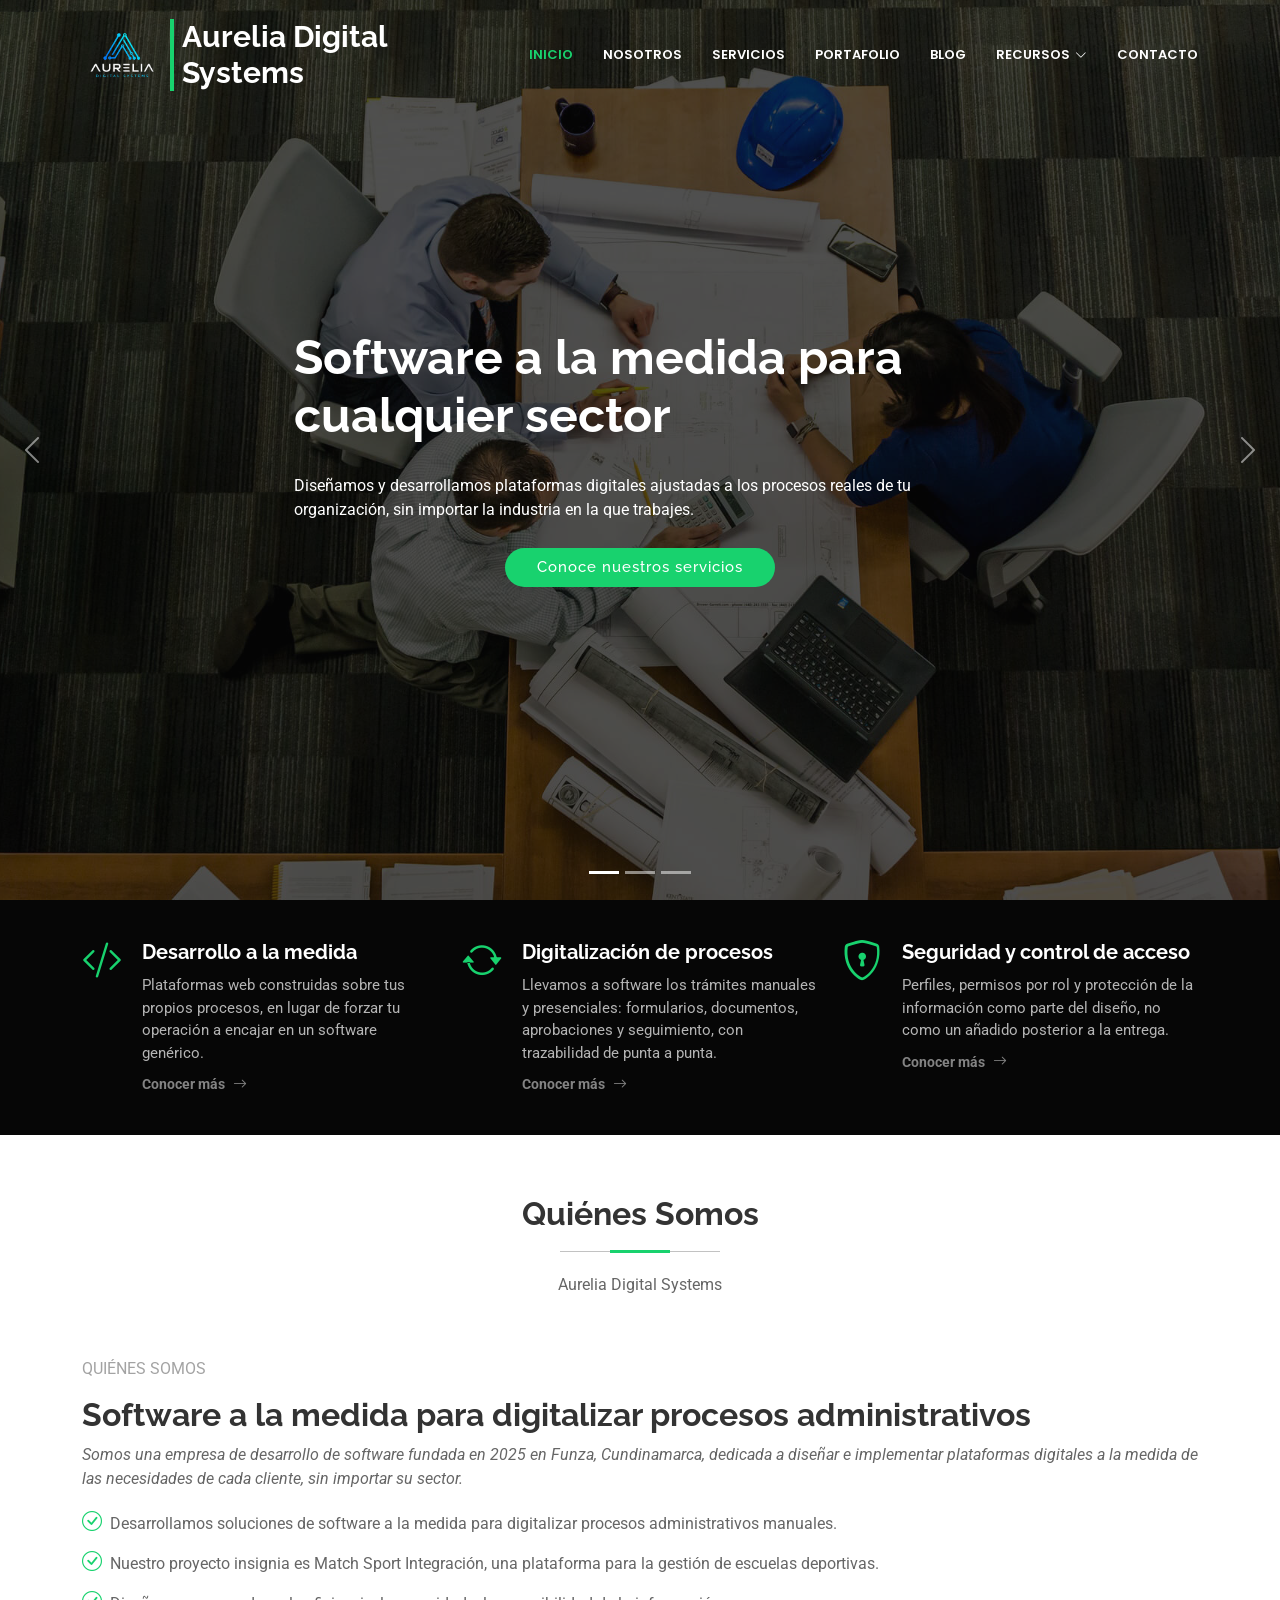
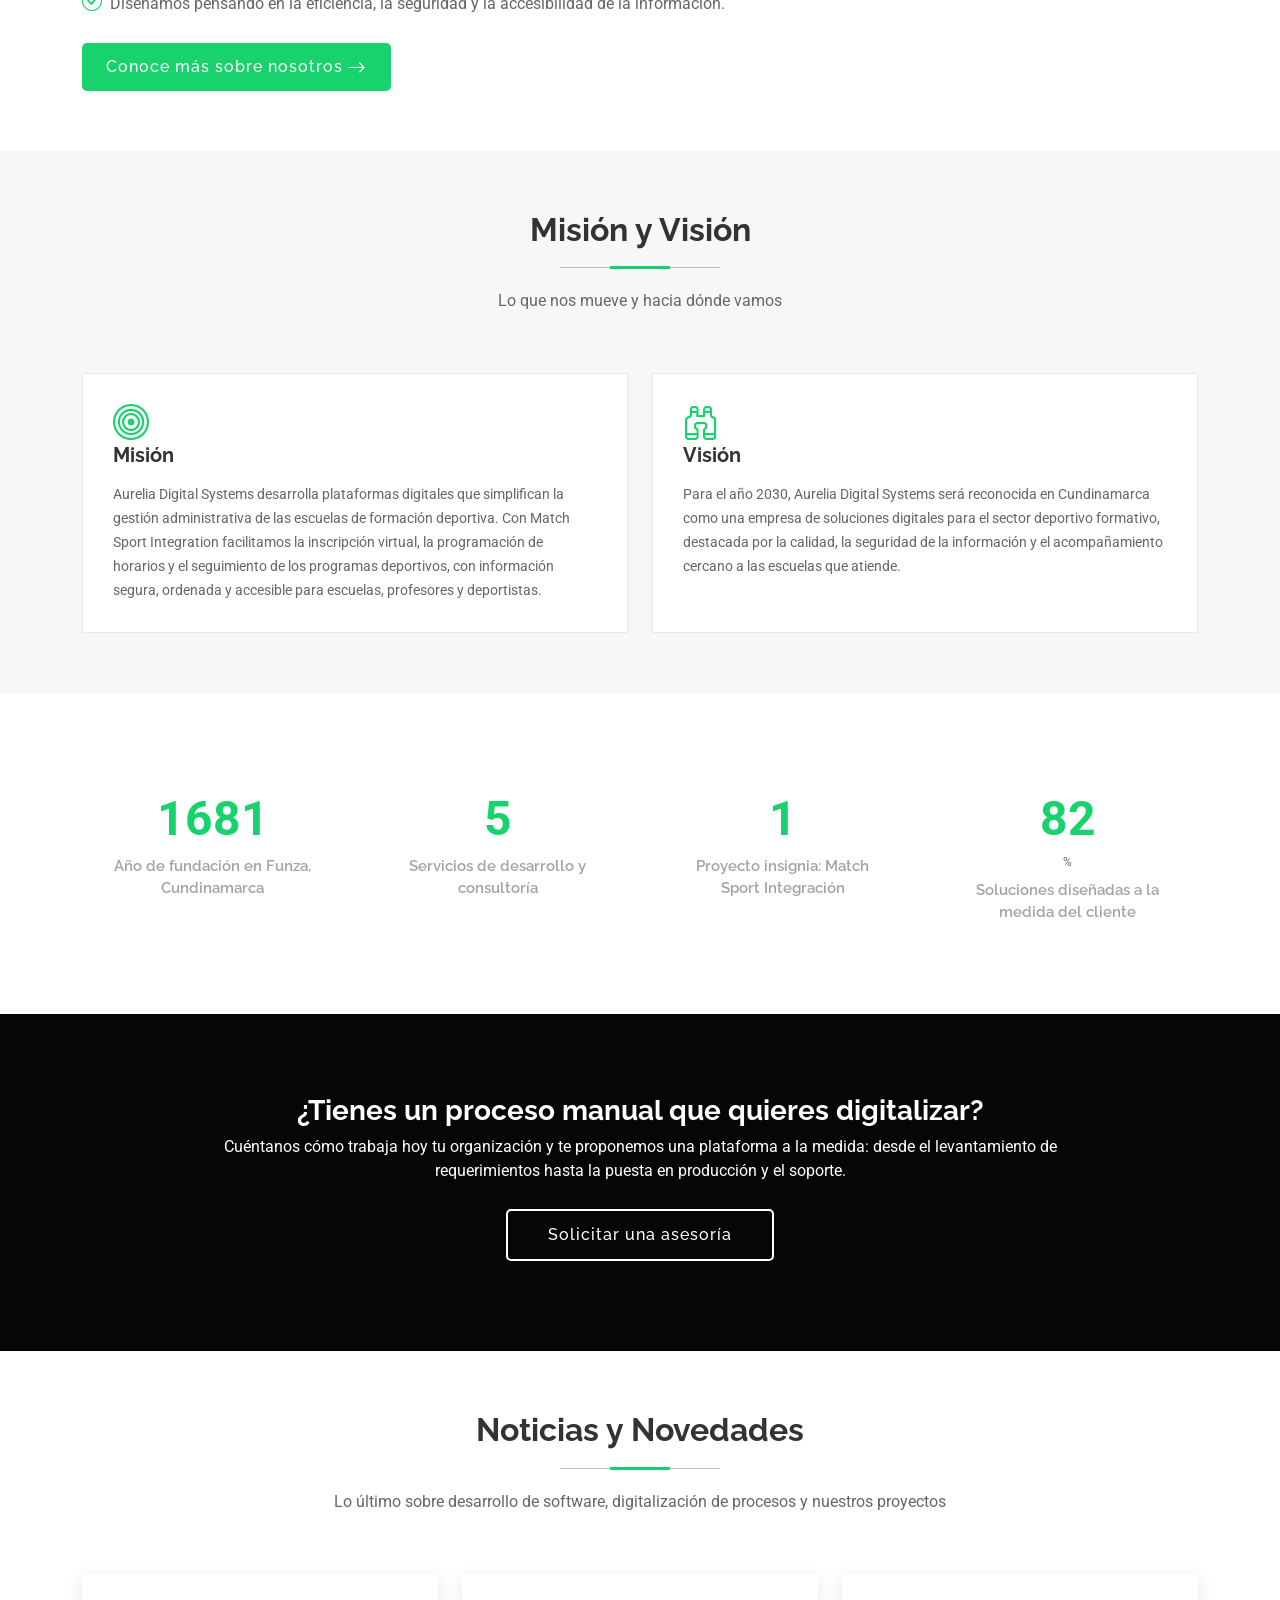
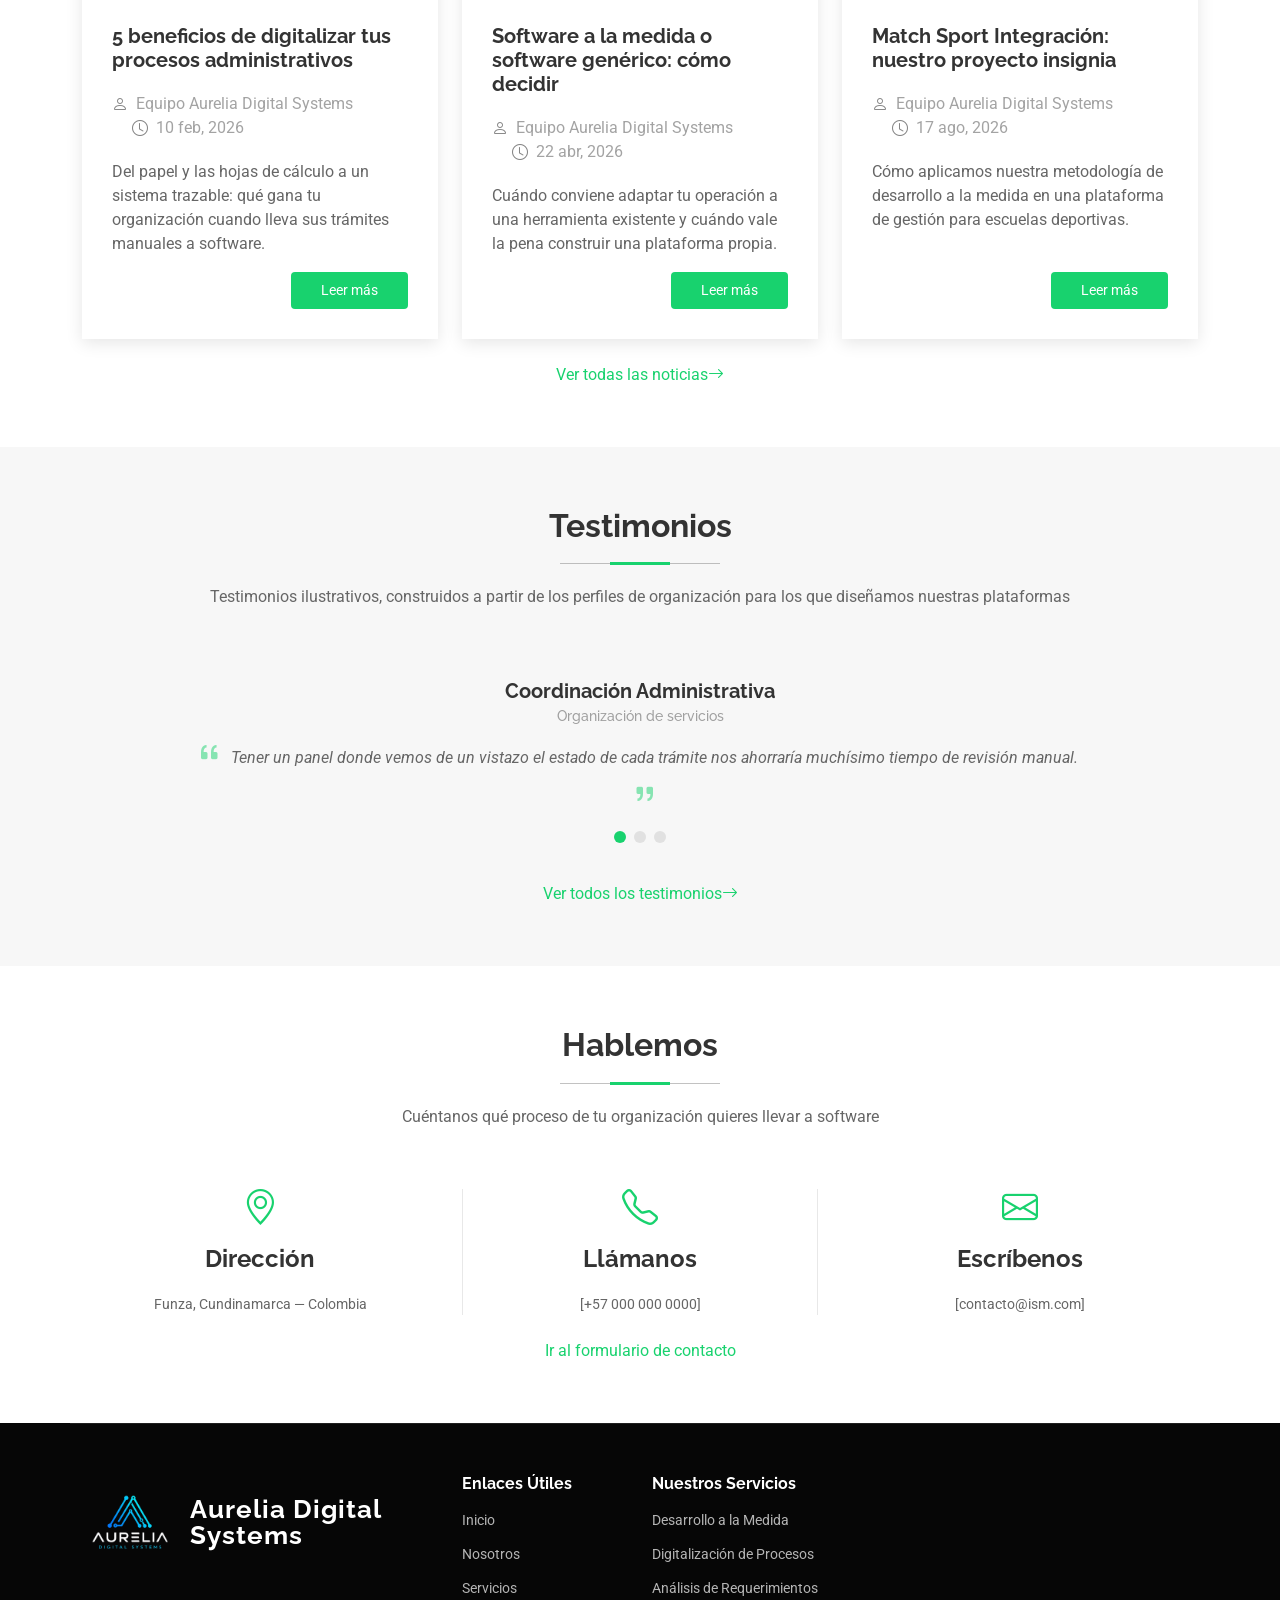
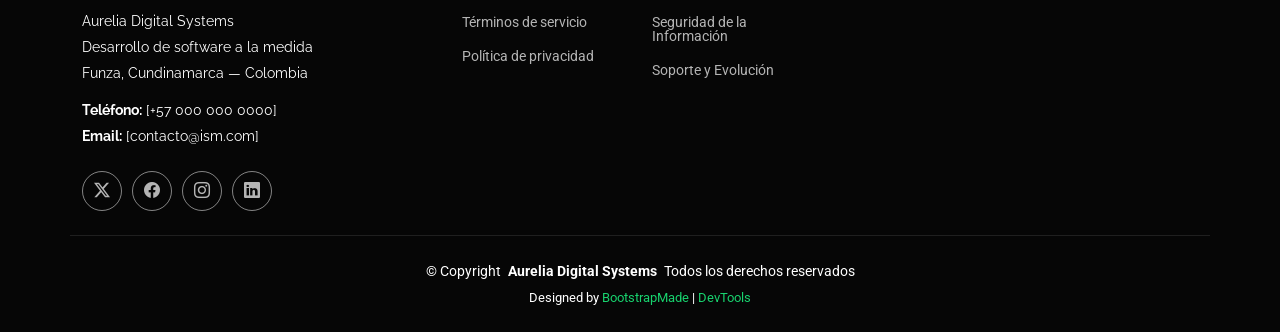
<file: index.html>
<!DOCTYPE html>
<html lang="es">

<head>
  <meta charset="utf-8">
  <meta content="width=device-width, initial-scale=1.0" name="viewport">
  <title>Aurelia Digital Systems | Desarrollo de Software a la Medida</title>
  <meta name="description" content="Aurelia Digital Systems es una empresa de desarrollo de software fundada en 2025 en Funza, Cundinamarca. Diseñamos e implementamos plataformas digitales a la medida para organizaciones de cualquier sector.">
  <meta name="keywords" content="desarrollo de software, software a la medida, plataformas digitales, digitalización de procesos, Funza, Cundinamarca">

  <!-- Favicons -->
  <link href="assets/img/favicon.png" rel="icon">
  <link href="assets/img/apple-touch-icon.png" rel="apple-touch-icon">

  <!-- Fonts -->
  <link href="https://fonts.googleapis.com" rel="preconnect">
  <link href="https://fonts.gstatic.com" rel="preconnect" crossorigin>
  <link href="https://fonts.googleapis.com/css2?family=Roboto:ital,wght@0,100;0,300;0,400;0,500;0,700;0,900;1,100;1,300;1,400;1,500;1,700;1,900&family=Poppins:ital,wght@0,100;0,200;0,300;0,400;0,500;0,600;0,700;0,800;0,900;1,100;1,200;1,300;1,400;1,500;1,600;1,700;1,800;1,900&family=Raleway:ital,wght@0,100;0,200;0,300;0,400;0,500;0,600;0,700;0,800;0,900;1,100;1,200;1,300;1,400;1,500;1,600;1,700;1,800;1,900&display=swap" rel="stylesheet">

  <!-- Vendor CSS Files -->
  <link href="assets/vendor/bootstrap/css/bootstrap.min.css" rel="stylesheet">
  <link href="assets/vendor/bootstrap-icons/bootstrap-icons.css" rel="stylesheet">
  <link href="assets/vendor/aos/aos.css" rel="stylesheet">
  <link href="assets/vendor/glightbox/css/glightbox.min.css" rel="stylesheet">
  <link href="assets/vendor/swiper/swiper-bundle.min.css" rel="stylesheet">

  <!-- Main CSS File -->
  <link href="assets/css/main.css" rel="stylesheet">

  <!-- =======================================================
  * Template Name: BizPage
  * Template URL: https://bootstrapmade.com/bizpage-bootstrap-business-template/
  * Updated: Aug 07 2024 with Bootstrap v5.3.3
  * Author: BootstrapMade.com
  * License: https://bootstrapmade.com/license/
  * Content adapted for: Aurelia Digital Systems (desarrollo de software a la medida)
  ======================================================== -->
</head>

<body class="index-page">

  <header id="header" class="header d-flex align-items-center fixed-top">
    <div class="container-fluid container-xl position-relative d-flex align-items-center justify-content-between">

      <a href="index.html" class="logo d-flex align-items-center">
        <img src="assets/img/logo-aurelia.png" alt="Logo de Aurelia Digital Systems">
        <h1 class="sitename">Aurelia Digital Systems</h1>
      </a>

      <nav id="navmenu" class="navmenu">
        <ul>
          <li><a href="index.html" class="active">Inicio</a></li>
          <li><a href="about.html">Nosotros</a></li>
          <li><a href="services.html">Servicios</a></li>
          <li><a href="portfolio.html">Portafolio</a></li>
          <li><a href="blog.html">Blog</a></li>
          <li class="dropdown"><a href="#"><span>Recursos</span> <i class="bi bi-chevron-down toggle-dropdown"></i></a>
            <ul>
              <li><a href="testimonials.html">Testimonios</a></li>
              <li><a href="faq.html">Preguntas Frecuentes</a></li>
              <li><a href="support.html">Soporte</a></li>
              <li><a href="terms.html">Términos y Condiciones</a></li>
            </ul>
          </li>
          <li><a href="contact.html">Contacto</a></li>
        </ul>
        <i class="mobile-nav-toggle d-xl-none bi bi-list"></i>
      </nav>

    </div>
  </header>

  <main class="main">

    <!-- Hero Section -->
    <section id="hero" class="hero section dark-background">

      <div id="hero-carousel" class="carousel slide carousel-fade" data-bs-ride="carousel" data-bs-interval="5000">

        <div class="carousel-item active">
          <img src="assets/img/hero-carousel/hero-carousel-1.jpg" alt="Equipo de desarrollo de software trabajando en una plataforma digital">
          <div class="carousel-container">
            <h2>Software a la medida para cualquier sector</h2>
            <p>Diseñamos y desarrollamos plataformas digitales ajustadas a los procesos reales de tu organización, sin importar la industria en la que trabajes.</p>
            <a href="services.html" class="btn-get-started">Conoce nuestros servicios</a>
          </div>
        </div><!-- End Carousel Item -->

        <div class="carousel-item">
          <img src="assets/img/hero-carousel/hero-carousel-2.jpg" alt="Digitalización de procesos administrativos manuales">
          <div class="carousel-container">
            <h2>Digitalizamos tus procesos manuales</h2>
            <p>Convertimos formularios en papel, hojas de cálculo y trámites presenciales en flujos digitales trazables, seguros y accesibles desde cualquier dispositivo.</p>
            <a href="services.html#digitalizacion" class="btn-get-started">Ver cómo trabajamos</a>
          </div>
        </div><!-- End Carousel Item -->

        <div class="carousel-item">
          <img src="assets/img/hero-carousel/hero-carousel-3.jpg" alt="Análisis y levantamiento de requerimientos de software">
          <div class="carousel-container">
            <h2>De la idea al sistema en producción</h2>
            <p>Levantamos los requerimientos, documentamos el alcance bajo estándares internacionales y construimos la plataforma que tu operación necesita.</p>
            <a href="contact.html" class="btn-get-started">Solicitar una asesoría</a>
          </div>
        </div><!-- End Carousel Item -->

        <a class="carousel-control-prev" href="#hero-carousel" role="button" data-bs-slide="prev">
          <span class="carousel-control-prev-icon bi bi-chevron-left" aria-hidden="true"></span>
        </a>

        <a class="carousel-control-next" href="#hero-carousel" role="button" data-bs-slide="next">
          <span class="carousel-control-next-icon bi bi-chevron-right" aria-hidden="true"></span>
        </a>

        <ol class="carousel-indicators"></ol>

      </div>

    </section><!-- /Hero Section -->

    <!-- Featured Services Section -->
    <section id="featured-services" class="featured-services section dark-background">

      <div class="container">

        <div class="row gy-4">

          <div class="col-lg-4 col-md-6 service-item d-flex" data-aos="fade-up" data-aos-delay="100">
            <div class="icon flex-shrink-0"><i class="bi bi-code-slash"></i></div>
            <div>
              <h4 class="title">Desarrollo a la medida</h4>
              <p class="description">Plataformas web construidas sobre tus propios procesos, en lugar de forzar tu operación a encajar en un software genérico.</p>
              <a href="services.html#desarrollo" class="readmore stretched-link"><span>Conocer más</span><i class="bi bi-arrow-right"></i></a>
            </div>
          </div>
          <!-- End Service Item -->

          <div class="col-lg-4 col-md-6 service-item d-flex" data-aos="fade-up" data-aos-delay="200">
            <div class="icon flex-shrink-0"><i class="bi bi-arrow-repeat"></i></div>
            <div>
              <h4 class="title">Digitalización de procesos</h4>
              <p class="description">Llevamos a software los trámites manuales y presenciales: formularios, documentos, aprobaciones y seguimiento, con trazabilidad de punta a punta.</p>
              <a href="services.html#digitalizacion" class="readmore stretched-link"><span>Conocer más</span><i class="bi bi-arrow-right"></i></a>
            </div>
          </div><!-- End Service Item -->

          <div class="col-lg-4 col-md-6 service-item d-flex" data-aos="fade-up" data-aos-delay="300">
            <div class="icon flex-shrink-0"><i class="bi bi-shield-lock"></i></div>
            <div>
              <h4 class="title">Seguridad y control de acceso</h4>
              <p class="description">Perfiles, permisos por rol y protección de la información como parte del diseño, no como un añadido posterior a la entrega.</p>
              <a href="services.html#seguridad" class="readmore stretched-link"><span>Conocer más</span><i class="bi bi-arrow-right"></i></a>
            </div>
          </div><!-- End Service Item -->

        </div>

      </div>

    </section><!-- /Featured Services Section -->

    <!-- About Section -->
    <section id="about" class="about section">

      <!-- Section Title -->
      <div class="container section-title" data-aos="fade-up">
        <h2>Quiénes Somos</h2>
        <p>Aurelia Digital Systems</p>
      </div><!-- End Section Title -->

      <div class="container">

        <div class="row gy-4">

          <div class="col-lg-12 content" data-aos="fade-up" data-aos-delay="100">
            <p class="who-we-are">Quiénes Somos</p>
            <h3>Software a la medida para digitalizar procesos administrativos</h3>
            <p class="fst-italic">
              Somos una empresa de desarrollo de software fundada en 2025 en Funza, Cundinamarca, dedicada a diseñar e implementar plataformas digitales a la medida de las necesidades de cada cliente, sin importar su sector.
            </p>
            <ul>
              <li><i class="bi bi-check-circle"></i> <span>Desarrollamos soluciones de software a la medida para digitalizar procesos administrativos manuales.</span></li>
              <li><i class="bi bi-check-circle"></i> <span>Nuestro proyecto insignia es Match Sport Integración, una plataforma para la gestión de escuelas deportivas.</span></li>
              <li><i class="bi bi-check-circle"></i> <span>Diseñamos pensando en la eficiencia, la seguridad y la accesibilidad de la información.</span></li>
            </ul>
            <a href="about.html" class="read-more"><span>Conoce más sobre nosotros</span><i class="bi bi-arrow-right"></i></a>
          </div>

        </div>

      </div>
    </section><!-- /About Section -->

    <!-- Mision Vision Section -->
    <section id="mision-vision-home" class="services section light-background">

      <!-- Section Title -->
      <div class="container section-title" data-aos="fade-up">
        <h2>Misión y Visión</h2>
        <p>Lo que nos mueve y hacia dónde vamos</p>
      </div><!-- End Section Title -->

      <div class="container">
        <div class="row gy-4 justify-content-center">

          <div class="col-lg-6" data-aos="fade-up" data-aos-delay="100">
            <div class="service-item position-relative h-100">
              <i class="bi bi-bullseye icon"></i>
              <h4 class="title">Misión</h4>
              <p class="description">Aurelia Digital Systems desarrolla plataformas digitales que simplifican la gestión administrativa de las escuelas de formación deportiva. Con Match Sport Integration facilitamos la inscripción virtual, la programación de horarios y el seguimiento de los programas deportivos, con información segura, ordenada y accesible para escuelas, profesores y deportistas.</p>
            </div>
          </div><!-- End Item -->

          <div class="col-lg-6" data-aos="fade-up" data-aos-delay="200">
            <div class="service-item position-relative h-100">
              <i class="bi bi-binoculars icon"></i>
              <h4 class="title">Visión</h4>
              <p class="description">Para el año 2030, Aurelia Digital Systems será reconocida en Cundinamarca como una empresa de soluciones digitales para el sector deportivo formativo, destacada por la calidad, la seguridad de la información y el acompañamiento cercano a las escuelas que atiende.</p>
            </div>
          </div><!-- End Item -->

        </div>
      </div>

    </section><!-- /Mision Vision Section -->

    <!-- Stats Section -->
    <section id="stats" class="stats section">

      <div class="container" data-aos="fade-up" data-aos-delay="100">

        <div class="row gy-4">

          <div class="col-lg-3 col-md-6">
            <div class="stats-item text-center w-100 h-100">
              <span data-purecounter-start="0" data-purecounter-end="2025" data-purecounter-duration="1" data-purecounter-separator="false" class="purecounter"></span>
              <p>Año de fundación en Funza, Cundinamarca</p>
            </div>
          </div><!-- End Stats Item -->

          <div class="col-lg-3 col-md-6">
            <div class="stats-item text-center w-100 h-100">
              <span data-purecounter-start="0" data-purecounter-end="6" data-purecounter-duration="1" class="purecounter"></span>
              <p>Servicios de desarrollo y consultoría</p>
            </div>
          </div><!-- End Stats Item -->

          <div class="col-lg-3 col-md-6">
            <div class="stats-item text-center w-100 h-100">
              <span data-purecounter-start="0" data-purecounter-end="1" data-purecounter-duration="1" class="purecounter"></span>
              <p>Proyecto insignia: Match Sport Integración</p>
            </div>
          </div><!-- End Stats Item -->

          <div class="col-lg-3 col-md-6">
            <div class="stats-item text-center w-100 h-100">
              <span data-purecounter-start="0" data-purecounter-end="100" data-purecounter-duration="1" class="purecounter"></span><sup>%</sup>
              <p>Soluciones diseñadas a la medida del cliente</p>
            </div>
          </div><!-- End Stats Item -->

        </div>

      </div>

    </section><!-- /Stats Section -->

    <!-- Call To Action Section -->
    <section id="call-to-action" class="call-to-action section dark-background">

      <img src="assets/img/cta-bg.jpg" alt="">

      <div class="container">
        <div class="row justify-content-center" data-aos="zoom-in" data-aos-delay="100">
          <div class="col-xl-10">
            <div class="text-center">
              <h3>¿Tienes un proceso manual que quieres digitalizar?</h3>
              <p>Cuéntanos cómo trabaja hoy tu organización y te proponemos una plataforma a la medida: desde el levantamiento de requerimientos hasta la puesta en producción y el soporte.</p>
              <a class="cta-btn" href="contact.html">Solicitar una asesoría</a>
            </div>
          </div>
        </div>
      </div>

    </section><!-- /Call To Action Section -->

    <!-- News Section -->
    <section id="news" class="blog-posts section">

      <!-- Section Title -->
      <div class="container section-title" data-aos="fade-up">
        <h2>Noticias y Novedades</h2>
        <p>Lo último sobre desarrollo de software, digitalización de procesos y nuestros proyectos</p>
      </div><!-- End Section Title -->

      <div class="container">
        <div class="row gy-4">

          <div class="col-lg-4">
            <article class="d-flex flex-column">
              <h2 class="title">
                <a href="blog-details.html">5 beneficios de digitalizar tus procesos administrativos</a>
              </h2>
              <div class="meta-top">
                <ul>
                  <li class="d-flex align-items-center"><i class="bi bi-person"></i> Equipo Aurelia Digital Systems</li>
                  <li class="d-flex align-items-center"><i class="bi bi-clock"></i> <time datetime="2026-02-10">10 feb, 2026</time></li>
                </ul>
              </div>
              <div class="content">
                <p>Del papel y las hojas de cálculo a un sistema trazable: qué gana tu organización cuando lleva sus trámites manuales a software.</p>
              </div>
              <div class="read-more mt-auto align-self-end">
                <a href="blog-details.html">Leer más</a>
              </div>
            </article>
          </div><!-- End post list item -->

          <div class="col-lg-4">
            <article class="d-flex flex-column">
              <h2 class="title">
                <a href="blog.html">Software a la medida o software genérico: cómo decidir</a>
              </h2>
              <div class="meta-top">
                <ul>
                  <li class="d-flex align-items-center"><i class="bi bi-person"></i> Equipo Aurelia Digital Systems</li>
                  <li class="d-flex align-items-center"><i class="bi bi-clock"></i> <time datetime="2026-04-22">22 abr, 2026</time></li>
                </ul>
              </div>
              <div class="content">
                <p>Cuándo conviene adaptar tu operación a una herramienta existente y cuándo vale la pena construir una plataforma propia.</p>
              </div>
              <div class="read-more mt-auto align-self-end">
                <a href="blog.html">Leer más</a>
              </div>
            </article>
          </div><!-- End post list item -->

          <div class="col-lg-4">
            <article class="d-flex flex-column">
              <h2 class="title">
                <a href="portfolio-details.html">Match Sport Integración: nuestro proyecto insignia</a>
              </h2>
              <div class="meta-top">
                <ul>
                  <li class="d-flex align-items-center"><i class="bi bi-person"></i> Equipo Aurelia Digital Systems</li>
                  <li class="d-flex align-items-center"><i class="bi bi-clock"></i> <time datetime="2026-08-17">17 ago, 2026</time></li>
                </ul>
              </div>
              <div class="content">
                <p>Cómo aplicamos nuestra metodología de desarrollo a la medida en una plataforma de gestión para escuelas deportivas.</p>
              </div>
              <div class="read-more mt-auto align-self-end">
                <a href="portfolio-details.html">Leer más</a>
              </div>
            </article>
          </div><!-- End post list item -->

        </div>

        <div class="text-center mt-4" data-aos="fade-up">
          <a href="blog.html" class="read-more"><span>Ver todas las noticias</span><i class="bi bi-arrow-right"></i></a>
        </div>
      </div>

    </section><!-- /News Section -->

    <!-- Testimonials Section -->
    <section id="testimonials" class="testimonials section light-background">

      <!-- Section Title -->
      <div class="container section-title" data-aos="fade-up">
        <h2>Testimonios</h2>
        <p>Testimonios ilustrativos, construidos a partir de los perfiles de organización para los que diseñamos nuestras plataformas</p>
      </div><!-- End Section Title -->

      <div class="container" data-aos="fade-up" data-aos-delay="100">

        <div class="swiper init-swiper">
          <script type="application/json" class="swiper-config">
            {
              "loop": true,
              "speed": 600,
              "autoplay": {
                "delay": 5000
              },
              "slidesPerView": "auto",
              "pagination": {
                "el": ".swiper-pagination",
                "type": "bullets",
                "clickable": true
              }
            }
          </script>
          <div class="swiper-wrapper">

            <div class="swiper-slide">
              <div class="testimonial-item">
                <h3>Coordinación Administrativa</h3>
                <h4>Organización de servicios</h4>
                <p>
                  <i class="bi bi-quote quote-icon-left"></i>
                  <span>Tener un panel donde vemos de un vistazo el estado de cada trámite nos ahorraría muchísimo tiempo de revisión manual.</span>
                  <i class="bi bi-quote quote-icon-right"></i>
                </p>
              </div>
            </div><!-- End testimonial item -->

            <div class="swiper-slide">
              <div class="testimonial-item">
                <h3>Dirección de Operaciones</h3>
                <h4>Institución educativa</h4>
                <p>
                  <i class="bi bi-quote quote-icon-left"></i>
                  <span>Necesitábamos un sistema que se ajustara a nuestro proceso, no un producto enlatado al que tuviéramos que adaptarnos.</span>
                  <i class="bi bi-quote quote-icon-right"></i>
                </p>
              </div>
            </div><!-- End testimonial item -->

            <div class="swiper-slide">
              <div class="testimonial-item">
                <h3>Usuario Final</h3>
                <h4>Plataforma de atención al público</h4>
                <p>
                  <i class="bi bi-quote quote-icon-left"></i>
                  <span>Poder hacer todo el trámite en línea, sin desplazarme ni entregar papeles en físico, es justo lo que se necesitaba.</span>
                  <i class="bi bi-quote quote-icon-right"></i>
                </p>
              </div>
            </div><!-- End testimonial item -->

          </div>
          <div class="swiper-pagination"></div>
        </div>

        <div class="text-center mt-4">
          <a href="testimonials.html" class="read-more"><span>Ver todos los testimonios</span><i class="bi bi-arrow-right"></i></a>
        </div>

      </div>

    </section><!-- /Testimonials Section -->

    <!-- Contact Teaser Section -->
    <section id="contact-teaser" class="contact section">

      <!-- Section Title -->
      <div class="container section-title" data-aos="fade-up">
        <h2>Hablemos</h2>
        <p>Cuéntanos qué proceso de tu organización quieres llevar a software</p>
      </div><!-- End Section Title -->

      <div class="container" data-aos="fade-up" data-aos-delay="100">

        <div class="row gy-4" data-aos="fade-up" data-aos-delay="200">

          <div class="col-lg-4">
            <div class="info-item d-flex flex-column justify-content-center align-items-center">
              <i class="bi bi-geo-alt"></i>
              <h3>Dirección</h3>
              <p>Funza, Cundinamarca — Colombia</p>
            </div>
          </div><!-- End Info Item -->

          <div class="col-lg-4">
            <div class="info-item d-flex flex-column justify-content-center align-items-center info-item-borders">
              <i class="bi bi-telephone"></i>
              <h3>Llámanos</h3>
              <p>[+57 000 000 0000]</p>
            </div>
          </div><!-- End Info Item -->

          <div class="col-lg-4">
            <div class="info-item d-flex flex-column justify-content-center align-items-center">
              <i class="bi bi-envelope"></i>
              <h3>Escríbenos</h3>
              <p>[contacto@ism.com]</p>
            </div>
          </div><!-- End Info Item -->

        </div>

        <div class="text-center mt-4">
          <a href="contact.html" class="cta-btn">Ir al formulario de contacto</a>
        </div>

      </div>

    </section><!-- /Contact Teaser Section -->

  </main>

  <footer id="footer" class="footer dark-background">

    <div class="container footer-top">
      <div class="row gy-4">
        <div class="col-lg-4 col-md-6 footer-about">
          <a href="index.html" class="logo d-flex align-items-center">
            <img src="assets/img/logo-aurelia.png" alt="Logo de Aurelia Digital Systems">
            <span class="sitename">Aurelia Digital Systems</span>
          </a>
          <div class="footer-contact pt-3">
            <p>Aurelia Digital Systems</p>
            <p>Desarrollo de software a la medida</p>
            <p>Funza, Cundinamarca — Colombia</p>
            <p class="mt-3"><strong>Teléfono:</strong> <span>[+57 000 000 0000]</span></p>
            <p><strong>Email:</strong> <span>[contacto@ism.com]</span></p>
          </div>
          <div class="social-links d-flex mt-4">
            <a href=""><i class="bi bi-twitter-x"></i></a>
            <a href=""><i class="bi bi-facebook"></i></a>
            <a href=""><i class="bi bi-instagram"></i></a>
            <a href=""><i class="bi bi-linkedin"></i></a>
          </div>
        </div>

        <div class="col-lg-2 col-md-3 footer-links">
          <h4>Enlaces Útiles</h4>
          <ul>
            <li><a href="index.html">Inicio</a></li>
            <li><a href="about.html">Nosotros</a></li>
            <li><a href="services.html">Servicios</a></li>
            <li><a href="terms.html">Términos de servicio</a></li>
            <li><a href="terms.html#privacidad">Política de privacidad</a></li>
          </ul>
        </div>

        <div class="col-lg-2 col-md-3 footer-links">
          <h4>Nuestros Servicios</h4>
          <ul>
            <li><a href="services.html#desarrollo">Desarrollo a la Medida</a></li>
            <li><a href="services.html#digitalizacion">Digitalización de Procesos</a></li>
            <li><a href="services.html#requerimientos">Análisis de Requerimientos</a></li>
            <li><a href="services.html#seguridad">Seguridad de la Información</a></li>
            <li><a href="services.html#soporte">Soporte y Evolución</a></li>

          </ul>
        </div>
      </div>
    </div>

    <div class="container copyright text-center mt-4">
      <p>© <span>Copyright</span> <strong class="px-1 sitename">Aurelia Digital Systems</strong> <span>Todos los derechos reservados</span></p>
      <div class="credits">
        <!-- All the links in the footer should remain intact. -->
        <!-- You can delete the links only if you've purchased the pro version. -->
        <!-- Licensing information: https://bootstrapmade.com/license/ -->
        <!-- Purchase the pro version with working PHP/AJAX contact form: [buy-url] -->
        Designed by <a href="https://bootstrapmade.com/">BootstrapMade</a> | <a href="https://bootstrapmade.com/tools/">DevTools</a>
      </div>
    </div>

  </footer>

  <!-- Scroll Top -->
  <a href="#" id="scroll-top" class="scroll-top d-flex align-items-center justify-content-center"><i class="bi bi-arrow-up-short"></i></a>

  <!-- Preloader -->
  <div id="preloader"></div>

  <!-- Vendor JS Files -->
  <script src="assets/vendor/bootstrap/js/bootstrap.bundle.min.js"></script>
  <script src="assets/vendor/php-email-form/validate.js"></script>
  <script src="assets/vendor/aos/aos.js"></script>
  <script src="assets/vendor/purecounter/purecounter_vanilla.js"></script>
  <script src="assets/vendor/glightbox/js/glightbox.min.js"></script>
  <script src="assets/vendor/imagesloaded/imagesloaded.pkgd.min.js"></script>
  <script src="assets/vendor/isotope-layout/isotope.pkgd.min.js"></script>
  <script src="assets/vendor/swiper/swiper-bundle.min.js"></script>

  <!-- Main JS File -->
  <script src="assets/js/main.js"></script>

</body>

</html>
</file>
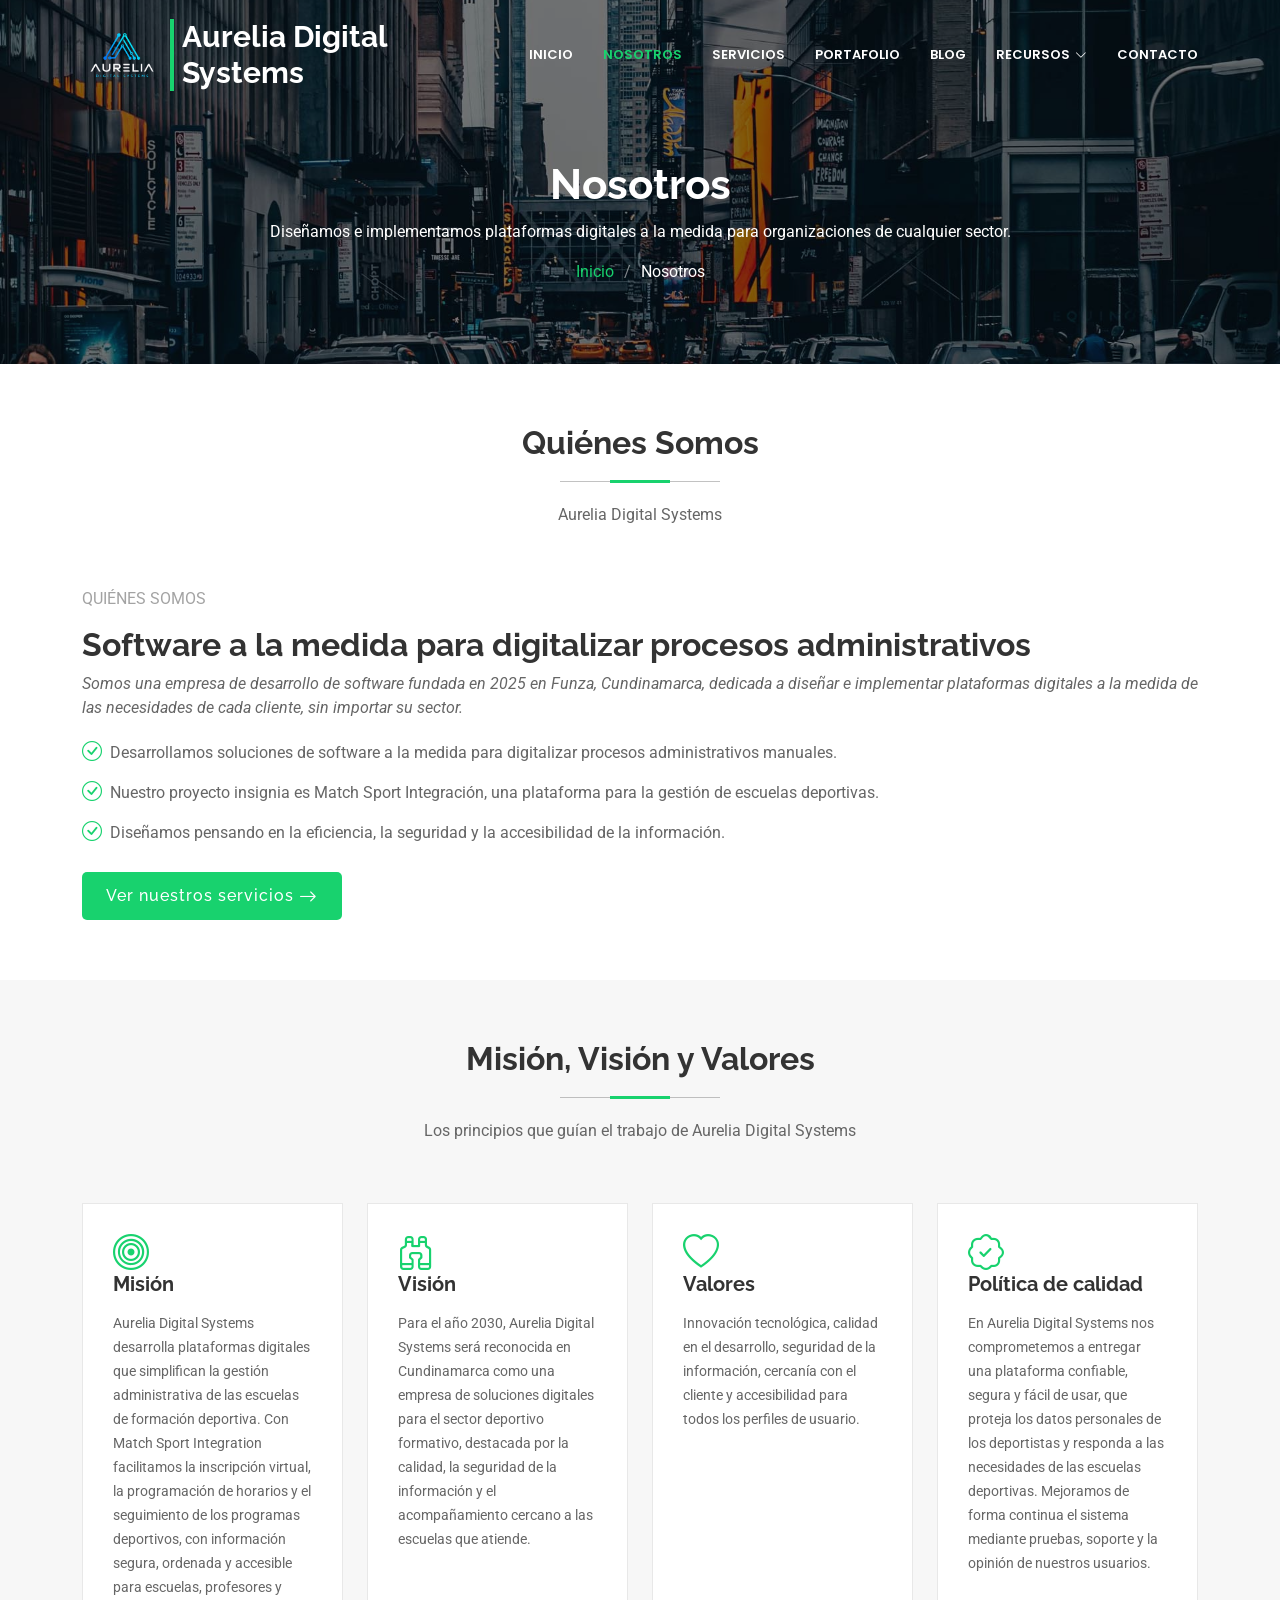
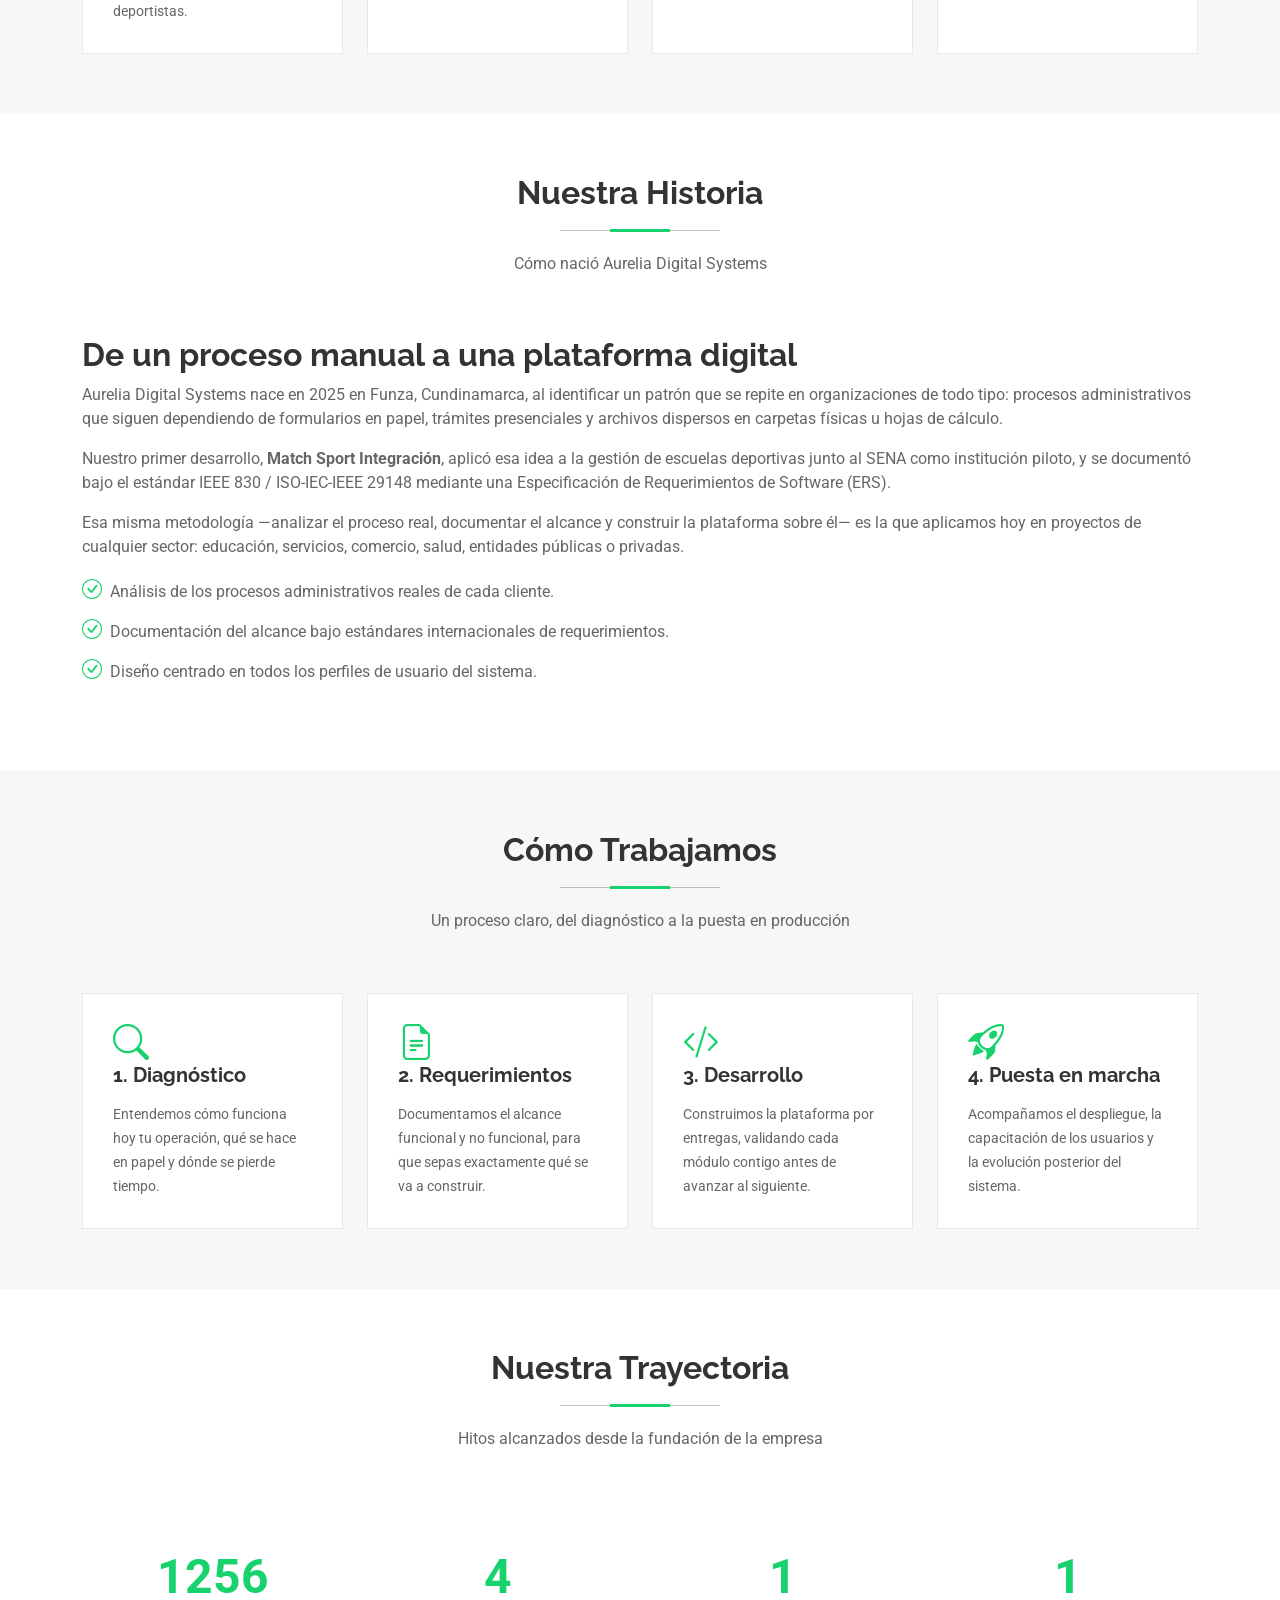
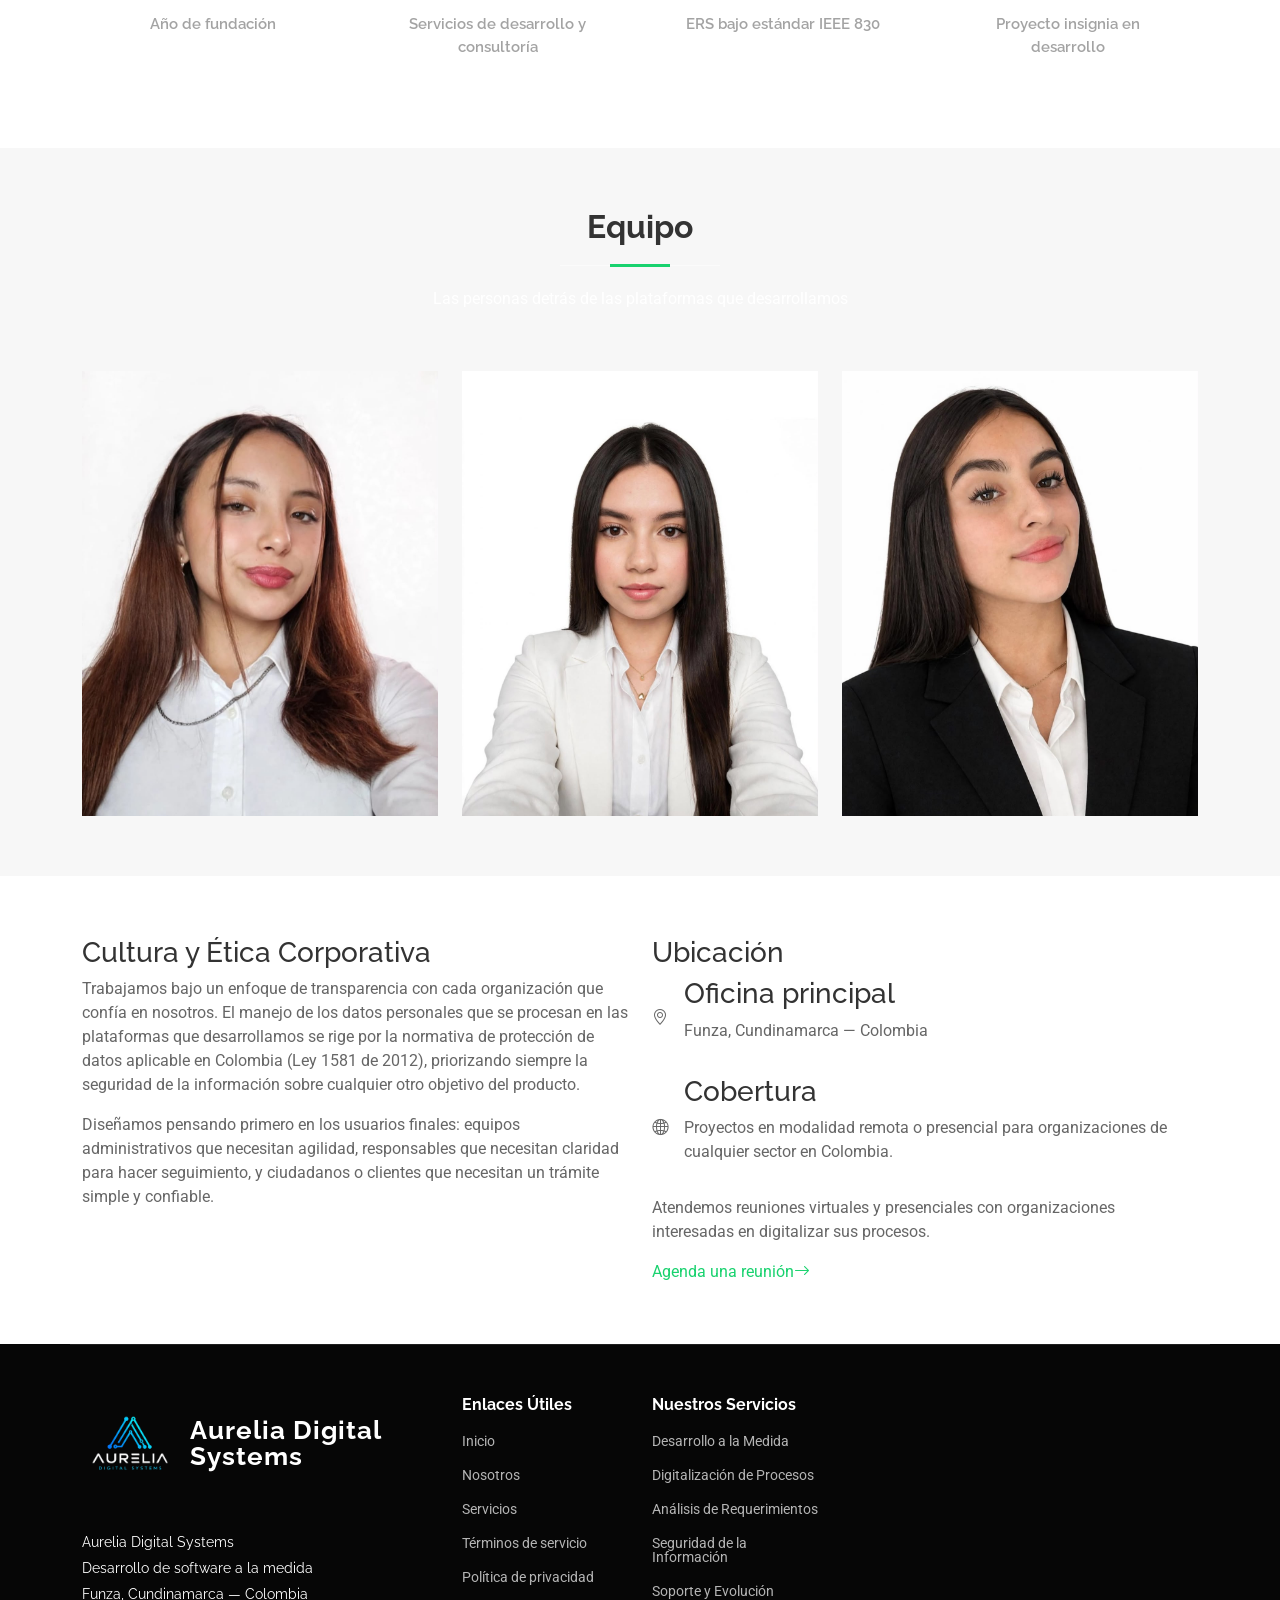
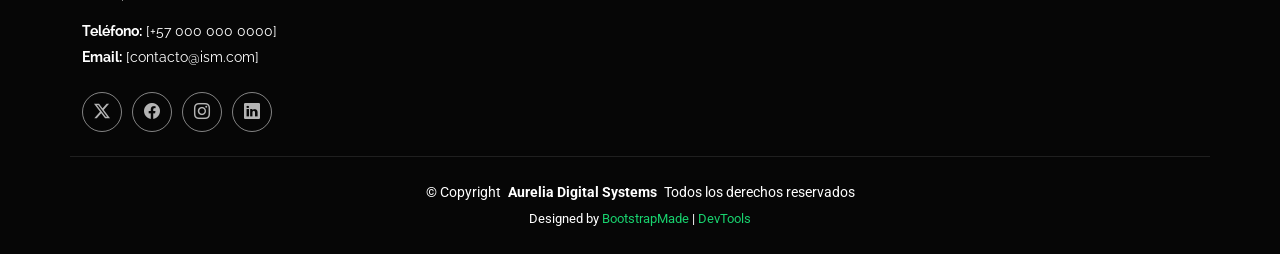
<file: about.html>
<!DOCTYPE html>
<html lang="es">

<head>
  <meta charset="utf-8">
  <meta content="width=device-width, initial-scale=1.0" name="viewport">
  <title>Nosotros - Aurelia Digital Systems | Desarrollo de Software a la Medida</title>
  <meta name="description" content="Conoce a Aurelia Digital Systems: empresa de desarrollo de software fundada en 2025 en Funza, Cundinamarca. Nuestra historia, misión, visión, valores y equipo.">
  <meta name="keywords" content="Aurelia Digital Systems, nosotros, misión, visión, empresa de software, desarrollo a la medida">

  <!-- Favicons -->
  <link href="assets/img/favicon.png" rel="icon">
  <link href="assets/img/apple-touch-icon.png" rel="apple-touch-icon">

  <!-- Fonts -->
  <link href="https://fonts.googleapis.com" rel="preconnect">
  <link href="https://fonts.gstatic.com" rel="preconnect" crossorigin>
  <link href="https://fonts.googleapis.com/css2?family=Roboto:ital,wght@0,100;0,300;0,400;0,500;0,700;0,900;1,100;1,300;1,400;1,500;1,700;1,900&family=Poppins:ital,wght@0,100;0,200;0,300;0,400;0,500;0,600;0,700;0,800;0,900;1,100;1,200;1,300;1,400;1,500;1,600;1,700;1,800;1,900&family=Raleway:ital,wght@0,100;0,200;0,300;0,400;0,500;0,600;0,700;0,800;0,900;1,100;1,200;1,300;1,400;1,500;1,600;1,700;1,800;1,900&display=swap" rel="stylesheet">

  <!-- Vendor CSS Files -->
  <link href="assets/vendor/bootstrap/css/bootstrap.min.css" rel="stylesheet">
  <link href="assets/vendor/bootstrap-icons/bootstrap-icons.css" rel="stylesheet">
  <link href="assets/vendor/aos/aos.css" rel="stylesheet">
  <link href="assets/vendor/glightbox/css/glightbox.min.css" rel="stylesheet">
  <link href="assets/vendor/swiper/swiper-bundle.min.css" rel="stylesheet">

  <!-- Main CSS File -->
  <link href="assets/css/main.css" rel="stylesheet">
</head>

<body class="about-page">

  <header id="header" class="header d-flex align-items-center fixed-top">
    <div class="container-fluid container-xl position-relative d-flex align-items-center justify-content-between">

      <a href="index.html" class="logo d-flex align-items-center">
        <img src="assets/img/logo-aurelia.png" alt="Logo de Aurelia Digital Systems">
        <h1 class="sitename">Aurelia Digital Systems</h1>
      </a>

      <nav id="navmenu" class="navmenu">
        <ul>
          <li><a href="index.html">Inicio</a></li>
          <li><a href="about.html" class="active">Nosotros</a></li>
          <li><a href="services.html">Servicios</a></li>
          <li><a href="portfolio.html">Portafolio</a></li>
          <li><a href="blog.html">Blog</a></li>
          <li class="dropdown"><a href="#"><span>Recursos</span> <i class="bi bi-chevron-down toggle-dropdown"></i></a>
            <ul>
              <li><a href="testimonials.html">Testimonios</a></li>
              <li><a href="faq.html">Preguntas Frecuentes</a></li>
              <li><a href="support.html">Soporte</a></li>
              <li><a href="terms.html">Términos y Condiciones</a></li>
            </ul>
          </li>
          <li><a href="contact.html">Contacto</a></li>
        </ul>
        <i class="mobile-nav-toggle d-xl-none bi bi-list"></i>
      </nav>

    </div>
  </header>

  <main class="main">

    <!-- Page Title -->
    <div class="page-title dark-background" data-aos="fade" style="background-image: url(assets/img/page-title-bg.jpg);">
      <div class="container position-relative">
        <h1>Nosotros</h1>
        <p>Diseñamos e implementamos plataformas digitales a la medida para organizaciones de cualquier sector.</p>
        <nav class="breadcrumbs">
          <ol>
            <li><a href="index.html">Inicio</a></li>
            <li class="current">Nosotros</li>
          </ol>
        </nav>
      </div>
    </div><!-- End Page Title -->

    <!-- Quienes Somos Section -->
    <section id="about" class="about section">

      <div class="container section-title" data-aos="fade-up">
        <h2>Quiénes Somos</h2>
        <p>Aurelia Digital Systems</p>
      </div>

      <div class="container">
        <div class="row gy-4">

          <div class="col-lg-12 content" data-aos="fade-up" data-aos-delay="100">
            <p class="who-we-are">Quiénes Somos</p>
            <h3>Software a la medida para digitalizar procesos administrativos</h3>
            <p class="fst-italic">
              Somos una empresa de desarrollo de software fundada en 2025 en Funza, Cundinamarca, dedicada a diseñar e implementar plataformas digitales a la medida de las necesidades de cada cliente, sin importar su sector.
            </p>
            <ul>
              <li><i class="bi bi-check-circle"></i> <span>Desarrollamos soluciones de software a la medida para digitalizar procesos administrativos manuales.</span></li>
              <li><i class="bi bi-check-circle"></i> <span>Nuestro proyecto insignia es Match Sport Integración, una plataforma para la gestión de escuelas deportivas.</span></li>
              <li><i class="bi bi-check-circle"></i> <span>Diseñamos pensando en la eficiencia, la seguridad y la accesibilidad de la información.</span></li>
            </ul>
            <a href="services.html" class="read-more"><span>Ver nuestros servicios</span><i class="bi bi-arrow-right"></i></a>
          </div>

        </div>
      </div>
    </section><!-- /Quienes Somos Section -->

    <!-- Mision Vision Valores Section -->
    <section id="mision-vision" class="services section light-background">

      <div class="container section-title" data-aos="fade-up">
        <h2>Misión, Visión y Valores</h2>
        <p>Los principios que guían el trabajo de Aurelia Digital Systems</p>
      </div>

      <div class="container">
        <div class="row gy-4">

          <div class="col-md-6 col-lg-3" data-aos="fade-up" data-aos-delay="100">
            <div class="service-item position-relative h-100">
              <i class="bi bi-bullseye icon"></i>
              <h4 class="title">Misión</h4>
              <p class="description">Aurelia Digital Systems desarrolla plataformas digitales que simplifican la gestión administrativa de las escuelas de formación deportiva. Con Match Sport Integration facilitamos la inscripción virtual, la programación de horarios y el seguimiento de los programas deportivos, con información segura, ordenada y accesible para escuelas, profesores y deportistas.</p>
            </div>
          </div><!-- End Item -->

          <div class="col-md-6 col-lg-3" data-aos="fade-up" data-aos-delay="200">
            <div class="service-item position-relative h-100">
              <i class="bi bi-binoculars icon"></i>
              <h4 class="title">Visión</h4>
              <p class="description">Para el año 2030, Aurelia Digital Systems será reconocida en Cundinamarca como una empresa de soluciones digitales para el sector deportivo formativo, destacada por la calidad, la seguridad de la información y el acompañamiento cercano a las escuelas que atiende.</p>
            </div>
          </div><!-- End Item -->

          <div class="col-md-6 col-lg-3" data-aos="fade-up" data-aos-delay="300">
            <div class="service-item position-relative h-100">
              <i class="bi bi-heart icon"></i>
              <h4 class="title">Valores</h4>
              <p class="description">Innovación tecnológica, calidad en el desarrollo, seguridad de la información, cercanía con el cliente y accesibilidad para todos los perfiles de usuario.</p>
            </div>
          </div><!-- End Item -->

          <div class="col-md-6 col-lg-3" data-aos="fade-up" data-aos-delay="400">
            <div class="service-item position-relative h-100">
              <i class="bi bi-patch-check icon"></i>
              <h4 class="title">Política de calidad</h4>
              <p class="description">En Aurelia Digital Systems nos comprometemos a entregar una plataforma confiable, segura y fácil de usar, que proteja los datos personales de los deportistas y responda a las necesidades de las escuelas deportivas. Mejoramos de forma continua el sistema mediante pruebas, soporte y la opinión de nuestros usuarios.</p>
            </div>
          </div><!-- End Item -->

        </div>
      </div>
    </section><!-- /Mision Vision Valores Section -->

    <!-- Historia Section -->
    <section id="historia" class="about section">

      <div class="container section-title" data-aos="fade-up">
        <h2>Nuestra Historia</h2>
        <p>Cómo nació Aurelia Digital Systems</p>
      </div>

      <div class="container">
        <div class="row gy-4 align-items-center">

          <div class="col-lg-12 content" data-aos="fade-up" data-aos-delay="200">
            <h3>De un proceso manual a una plataforma digital</h3>
            <p>
              Aurelia Digital Systems nace en 2025 en Funza, Cundinamarca, al identificar un patrón que se repite en organizaciones de todo tipo: procesos administrativos que siguen dependiendo de formularios en papel, trámites presenciales y archivos dispersos en carpetas físicas u hojas de cálculo.
            </p>
            <p>
              Nuestro primer desarrollo, <strong>Match Sport Integración</strong>, aplicó esa idea a la gestión de escuelas deportivas junto al SENA como institución piloto, y se documentó bajo el estándar IEEE 830 / ISO-IEC-IEEE 29148 mediante una Especificación de Requerimientos de Software (ERS).
            </p>
            <p>
              Esa misma metodología —analizar el proceso real, documentar el alcance y construir la plataforma sobre él— es la que aplicamos hoy en proyectos de cualquier sector: educación, servicios, comercio, salud, entidades públicas o privadas.
            </p>
            <ul>
              <li><i class="bi bi-check-circle"></i> <span>Análisis de los procesos administrativos reales de cada cliente.</span></li>
              <li><i class="bi bi-check-circle"></i> <span>Documentación del alcance bajo estándares internacionales de requerimientos.</span></li>
              <li><i class="bi bi-check-circle"></i> <span>Diseño centrado en todos los perfiles de usuario del sistema.</span></li>
            </ul>
          </div>

        </div>
      </div>
    </section><!-- /Historia Section -->

    <!-- Como Trabajamos Section -->
    <section id="metodologia" class="services section light-background">

      <div class="container section-title" data-aos="fade-up">
        <h2>Cómo Trabajamos</h2>
        <p>Un proceso claro, del diagnóstico a la puesta en producción</p>
      </div>

      <div class="container">
        <div class="row gy-4">

          <div class="col-lg-3 col-md-6" data-aos="fade-up" data-aos-delay="100">
            <div class="service-item position-relative h-100">
              <i class="bi bi-search icon"></i>
              <h4 class="title">1. Diagnóstico</h4>
              <p class="description">Entendemos cómo funciona hoy tu operación, qué se hace en papel y dónde se pierde tiempo.</p>
            </div>
          </div>

          <div class="col-lg-3 col-md-6" data-aos="fade-up" data-aos-delay="200">
            <div class="service-item position-relative h-100">
              <i class="bi bi-file-earmark-text icon"></i>
              <h4 class="title">2. Requerimientos</h4>
              <p class="description">Documentamos el alcance funcional y no funcional, para que sepas exactamente qué se va a construir.</p>
            </div>
          </div>

          <div class="col-lg-3 col-md-6" data-aos="fade-up" data-aos-delay="300">
            <div class="service-item position-relative h-100">
              <i class="bi bi-code-slash icon"></i>
              <h4 class="title">3. Desarrollo</h4>
              <p class="description">Construimos la plataforma por entregas, validando cada módulo contigo antes de avanzar al siguiente.</p>
            </div>
          </div>

          <div class="col-lg-3 col-md-6" data-aos="fade-up" data-aos-delay="400">
            <div class="service-item position-relative h-100">
              <i class="bi bi-rocket-takeoff icon"></i>
              <h4 class="title">4. Puesta en marcha</h4>
              <p class="description">Acompañamos el despliegue, la capacitación de los usuarios y la evolución posterior del sistema.</p>
            </div>
          </div>

        </div>
      </div>
    </section><!-- /Como Trabajamos Section -->

    <!-- Logros Section -->
    <section id="logros" class="stats section">

      <div class="container section-title" data-aos="fade-up">
        <h2>Nuestra Trayectoria</h2>
        <p>Hitos alcanzados desde la fundación de la empresa</p>
      </div>

      <div class="container" data-aos="fade-up" data-aos-delay="100">
        <div class="row gy-4">

          <div class="col-lg-3 col-md-6">
            <div class="stats-item text-center w-100 h-100">
              <span data-purecounter-start="0" data-purecounter-end="2025" data-purecounter-duration="1" data-purecounter-separator="false" class="purecounter"></span>
              <p>Año de fundación</p>
            </div>
          </div>

          <div class="col-lg-3 col-md-6">
            <div class="stats-item text-center w-100 h-100">
              <span data-purecounter-start="0" data-purecounter-end="6" data-purecounter-duration="1" class="purecounter"></span>
              <p>Servicios de desarrollo y consultoría</p>
            </div>
          </div>

          <div class="col-lg-3 col-md-6">
            <div class="stats-item text-center w-100 h-100">
              <span data-purecounter-start="0" data-purecounter-end="1" data-purecounter-duration="1" class="purecounter"></span>
              <p>ERS bajo estándar IEEE 830</p>
            </div>
          </div>

          <div class="col-lg-3 col-md-6">
            <div class="stats-item text-center w-100 h-100">
              <span data-purecounter-start="0" data-purecounter-end="1" data-purecounter-duration="1" class="purecounter"></span>
              <p>Proyecto insignia en desarrollo</p>
            </div>
          </div>

        </div>
      </div>
    </section><!-- /Logros Section -->

    <!-- Equipo Section -->
    <section id="team" class="team section light-background">

      <div class="container section-title" data-aos="fade-up">
        <h2>Equipo</h2>
        <p>Las personas detrás de las plataformas que desarrollamos</p>
      </div>

      <div class="container">
        <div class="row gy-4">

          <div class="col-lg-4 col-md-6" data-aos="fade-up" data-aos-delay="100">
            <div class="member">
              <img src="assets/img/team/Ishi%20Zamora.jpeg" class="img-fluid" alt="Ishi Zamora">
              <div class="member-info">
                <div class="member-info-content">
                  <h4>Ishi Zamora</h4>
                  <span>Analista de Requerimientos</span>
                  <div class="social">
                    <a href=""><i class="bi bi-twitter-x"></i></a>
                    <a href=""><i class="bi bi-linkedin"></i></a>
                  </div>
                </div>
              </div>
            </div>
          </div><!-- End Team Member -->

          <div class="col-lg-4 col-md-6" data-aos="fade-up" data-aos-delay="200">
            <div class="member">
              <img src="assets/img/team/Mariana%20Lopez.jpeg" class="img-fluid" alt="Mariana López">
              <div class="member-info">
                <div class="member-info-content">
                  <h4>Mariana López</h4>
                  <span>Ingeniera de Desarrollo · Líder de Proyecto</span>
                  <div class="social">
                    <a href=""><i class="bi bi-twitter-x"></i></a>
                    <a href=""><i class="bi bi-linkedin"></i></a>
                  </div>
                </div>
              </div>
            </div>
          </div><!-- End Team Member -->

          <div class="col-lg-4 col-md-6" data-aos="fade-up" data-aos-delay="300">
            <div class="member">
              <img src="assets/img/team/Sara%20Rodriguez.jpg" class="img-fluid" alt="Sara Rodríguez">
              <div class="member-info">
                <div class="member-info-content">
                  <h4>Sara Rodríguez</h4>
                  <span>Diseño UX / UI</span>
                  <div class="social">
                    <a href=""><i class="bi bi-twitter-x"></i></a>
                    <a href=""><i class="bi bi-linkedin"></i></a>
                  </div>
                </div>
              </div>
            </div>
          </div><!-- End Team Member -->



        </div>
      </div>
    </section><!-- /Equipo Section -->

    <!-- Cultura y Ubicaciones Section -->
    <section id="cultura" class="about section">
      <div class="container">
        <div class="row gy-4">

          <div class="col-lg-6" data-aos="fade-up" data-aos-delay="100">
            <h3>Cultura y Ética Corporativa</h3>
            <p>
              Trabajamos bajo un enfoque de transparencia con cada organización que confía en nosotros. El manejo de los datos personales que se procesan en las plataformas que desarrollamos se rige por la normativa de protección de datos aplicable en Colombia (Ley 1581 de 2012), priorizando siempre la seguridad de la información sobre cualquier otro objetivo del producto.
            </p>
            <p>
              Diseñamos pensando primero en los usuarios finales: equipos administrativos que necesitan agilidad, responsables que necesitan claridad para hacer seguimiento, y ciudadanos o clientes que necesitan un trámite simple y confiable.
            </p>
          </div>

          <div class="col-lg-6" data-aos="fade-up" data-aos-delay="200">
            <h3>Ubicación</h3>
            <div class="info-item d-flex align-items-center mb-3">
              <i class="bi bi-geo-alt flex-shrink-0"></i>
              <div class="ms-3">
                <h3>Oficina principal</h3>
                <p>Funza, Cundinamarca — Colombia</p>
              </div>
            </div>
            <div class="info-item d-flex align-items-center mb-3">
              <i class="bi bi-globe2 flex-shrink-0"></i>
              <div class="ms-3">
                <h3>Cobertura</h3>
                <p>Proyectos en modalidad remota o presencial para organizaciones de cualquier sector en Colombia.</p>
              </div>
            </div>
            <p>Atendemos reuniones virtuales y presenciales con organizaciones interesadas en digitalizar sus procesos.</p>
            <a href="contact.html" class="read-more"><span>Agenda una reunión</span><i class="bi bi-arrow-right"></i></a>
          </div>

        </div>
      </div>
    </section><!-- /Cultura y Ubicaciones Section -->

  </main>

  <footer id="footer" class="footer dark-background">

    <div class="container footer-top">
      <div class="row gy-4">
        <div class="col-lg-4 col-md-6 footer-about">
          <a href="index.html" class="logo d-flex align-items-center">
            <img src="assets/img/logo-aurelia.png" alt="Logo de Aurelia Digital Systems">
            <span class="sitename">Aurelia Digital Systems</span>
          </a>
          <div class="footer-contact pt-3">
            <p>Aurelia Digital Systems</p>
            <p>Desarrollo de software a la medida</p>
            <p>Funza, Cundinamarca — Colombia</p>
            <p class="mt-3"><strong>Teléfono:</strong> <span>[+57 000 000 0000]</span></p>
            <p><strong>Email:</strong> <span>[contacto@ism.com]</span></p>
          </div>
          <div class="social-links d-flex mt-4">
            <a href=""><i class="bi bi-twitter-x"></i></a>
            <a href=""><i class="bi bi-facebook"></i></a>
            <a href=""><i class="bi bi-instagram"></i></a>
            <a href=""><i class="bi bi-linkedin"></i></a>
          </div>
        </div>

        <div class="col-lg-2 col-md-3 footer-links">
          <h4>Enlaces Útiles</h4>
          <ul>
            <li><a href="index.html">Inicio</a></li>
            <li><a href="about.html">Nosotros</a></li>
            <li><a href="services.html">Servicios</a></li>
            <li><a href="terms.html">Términos de servicio</a></li>
            <li><a href="terms.html#privacidad">Política de privacidad</a></li>
          </ul>
        </div>

        <div class="col-lg-2 col-md-3 footer-links">
          <h4>Nuestros Servicios</h4>
          <ul>
            <li><a href="services.html#desarrollo">Desarrollo a la Medida</a></li>
            <li><a href="services.html#digitalizacion">Digitalización de Procesos</a></li>
            <li><a href="services.html#requerimientos">Análisis de Requerimientos</a></li>
            <li><a href="services.html#seguridad">Seguridad de la Información</a></li>
            <li><a href="services.html#soporte">Soporte y Evolución</a></li>

          </ul>
        </div>
      </div>
    </div>

    <div class="container copyright text-center mt-4">
      <p>© <span>Copyright</span> <strong class="px-1 sitename">Aurelia Digital Systems</strong> <span>Todos los derechos reservados</span></p>
      <div class="credits">
        Designed by <a href="https://bootstrapmade.com/">BootstrapMade</a> | <a href="https://bootstrapmade.com/tools/">DevTools</a>
      </div>
    </div>

  </footer>

  <a href="#" id="scroll-top" class="scroll-top d-flex align-items-center justify-content-center"><i class="bi bi-arrow-up-short"></i></a>

  <div id="preloader"></div>

  <script src="assets/vendor/bootstrap/js/bootstrap.bundle.min.js"></script>
  <script src="assets/vendor/php-email-form/validate.js"></script>
  <script src="assets/vendor/aos/aos.js"></script>
  <script src="assets/vendor/purecounter/purecounter_vanilla.js"></script>
  <script src="assets/vendor/glightbox/js/glightbox.min.js"></script>
  <script src="assets/vendor/imagesloaded/imagesloaded.pkgd.min.js"></script>
  <script src="assets/vendor/isotope-layout/isotope.pkgd.min.js"></script>
  <script src="assets/vendor/swiper/swiper-bundle.min.js"></script>

  <script src="assets/js/main.js"></script>

</body>

</html>
</file>
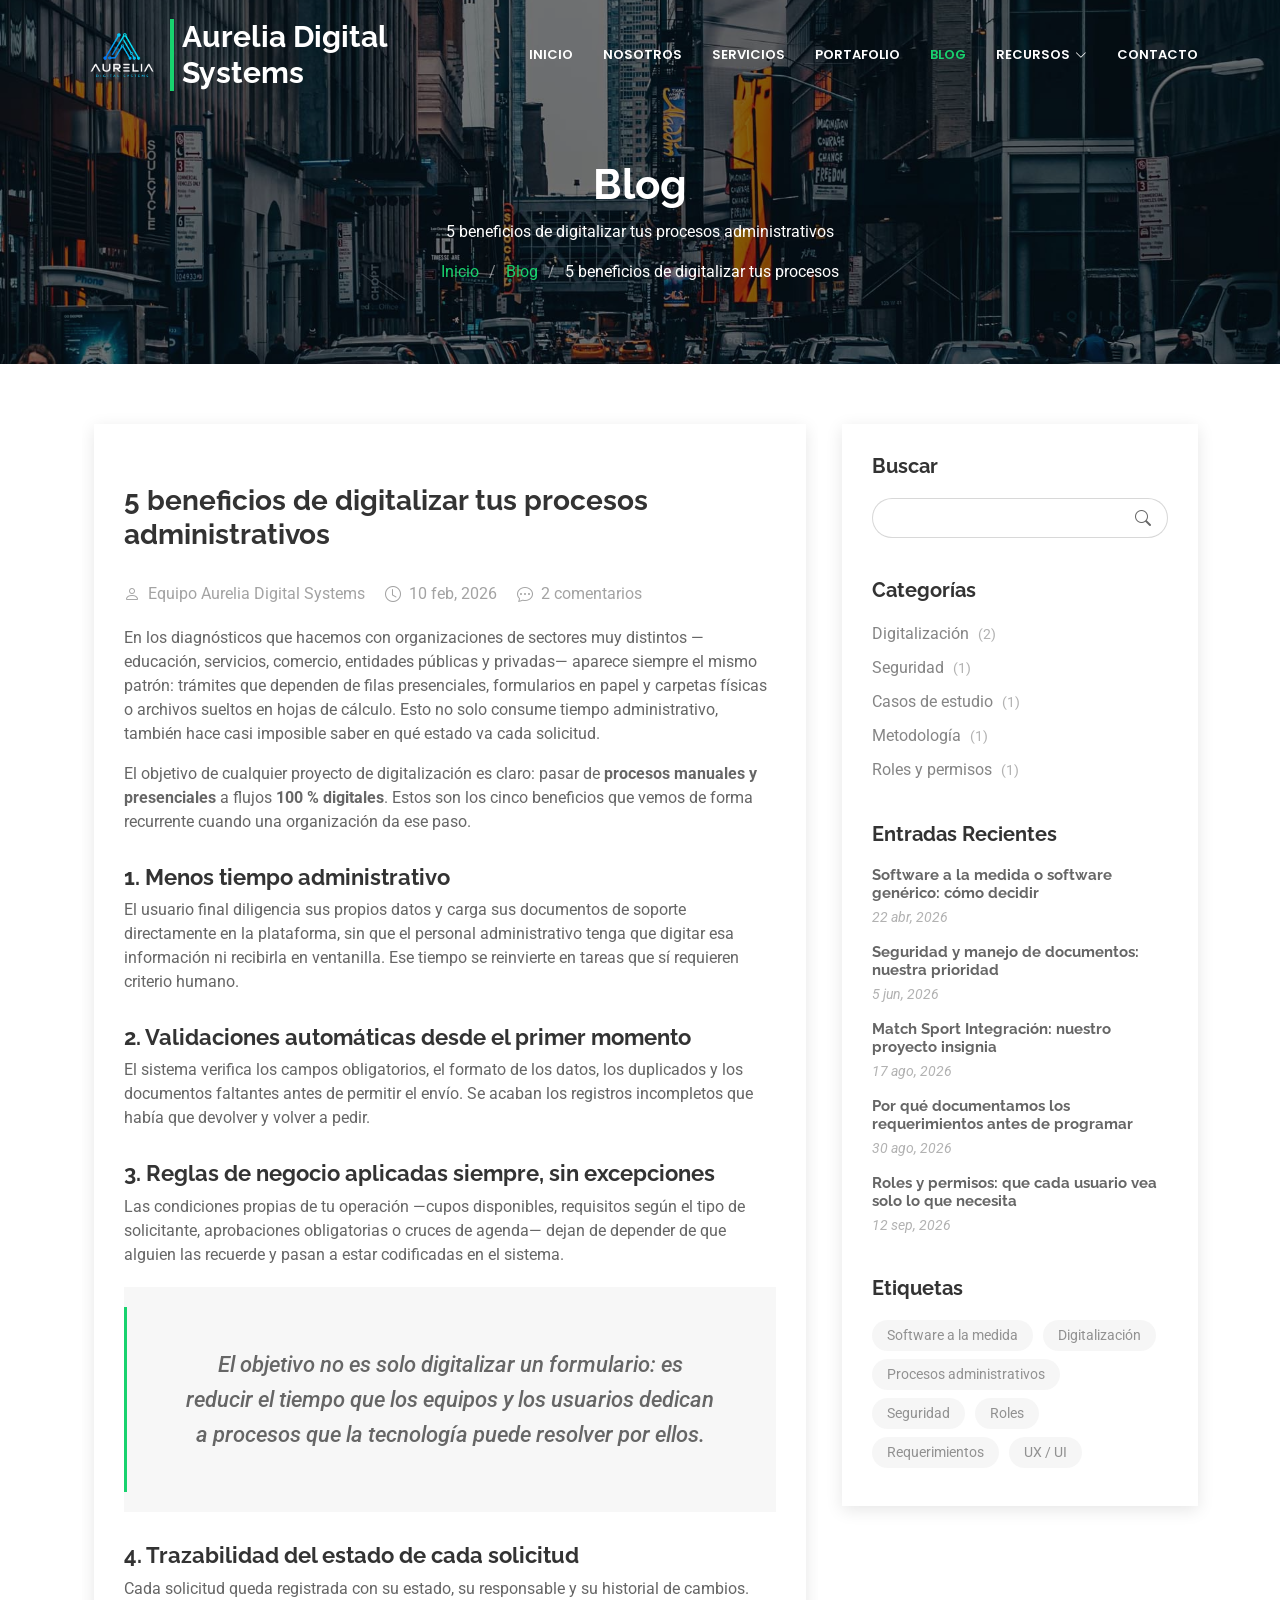
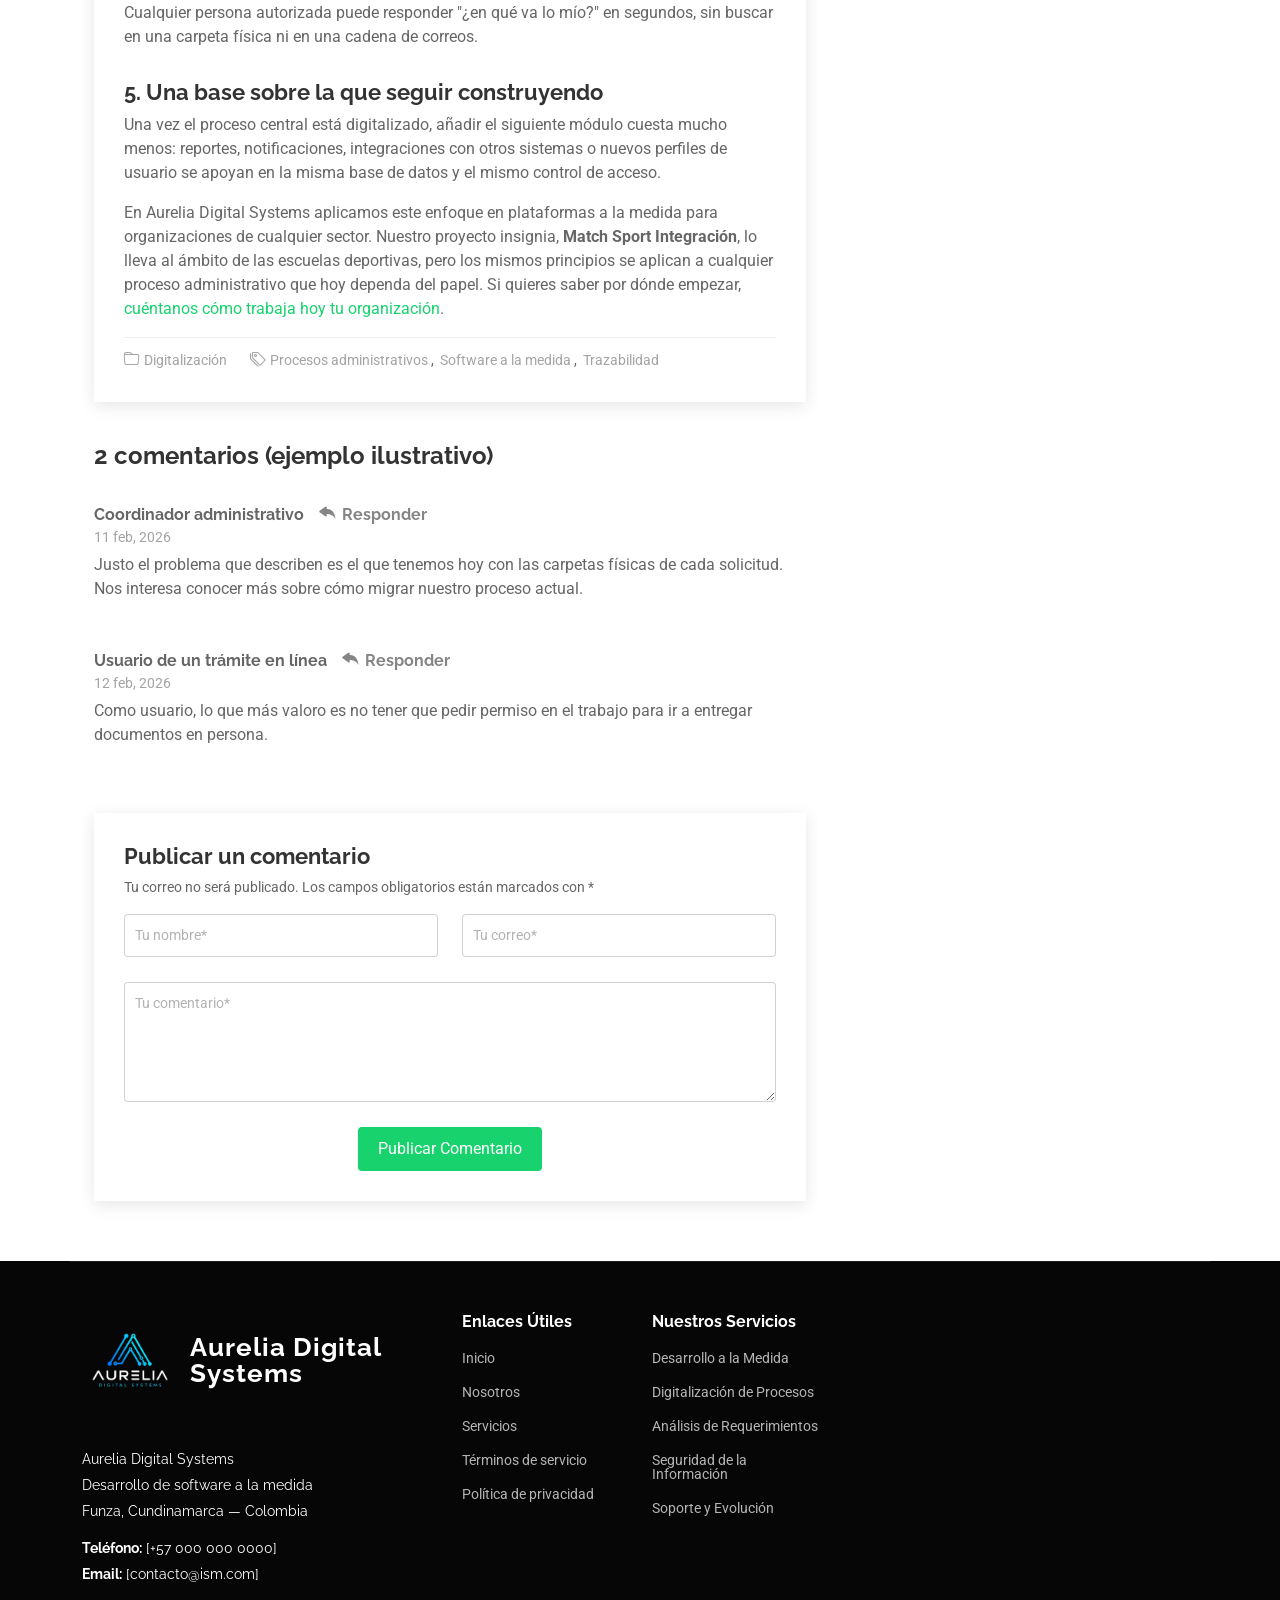
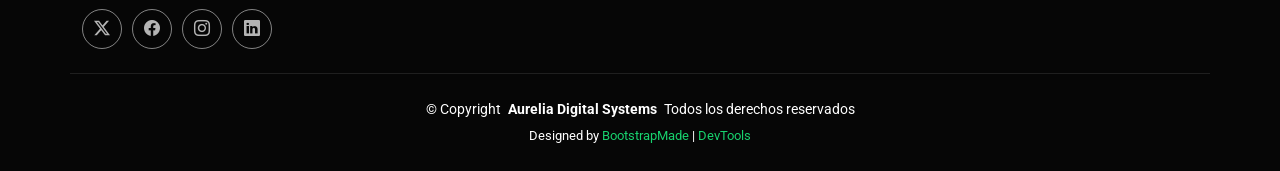
<file: blog-details.html>
<!DOCTYPE html>
<html lang="es">

<head>
  <meta charset="utf-8">
  <meta content="width=device-width, initial-scale=1.0" name="viewport">
  <title>5 beneficios de digitalizar tus procesos administrativos - Aurelia Digital Systems</title>
  <meta name="description" content="Por qué llevar a software los procesos manuales de tu organización, sin importar el sector.">
  <meta name="keywords" content="digitalización, procesos administrativos, software a la medida, blog">

  <!-- Favicons -->
  <link href="assets/img/favicon.png" rel="icon">
  <link href="assets/img/apple-touch-icon.png" rel="apple-touch-icon">

  <!-- Fonts -->
  <link href="https://fonts.googleapis.com" rel="preconnect">
  <link href="https://fonts.gstatic.com" rel="preconnect" crossorigin>
  <link href="https://fonts.googleapis.com/css2?family=Roboto:ital,wght@0,100;0,300;0,400;0,500;0,700;0,900;1,100;1,300;1,400;1,500;1,700;1,900&family=Poppins:ital,wght@0,100;0,200;0,300;0,400;0,500;0,600;0,700;0,800;0,900;1,100;1,200;1,300;1,400;1,500;1,600;1,700;1,800;1,900&family=Raleway:ital,wght@0,100;0,200;0,300;0,400;0,500;0,600;0,700;0,800;0,900;1,100;1,200;1,300;1,400;1,500;1,600;1,700;1,800;1,900&display=swap" rel="stylesheet">

  <!-- Vendor CSS Files -->
  <link href="assets/vendor/bootstrap/css/bootstrap.min.css" rel="stylesheet">
  <link href="assets/vendor/bootstrap-icons/bootstrap-icons.css" rel="stylesheet">
  <link href="assets/vendor/aos/aos.css" rel="stylesheet">
  <link href="assets/vendor/glightbox/css/glightbox.min.css" rel="stylesheet">
  <link href="assets/vendor/swiper/swiper-bundle.min.css" rel="stylesheet">

  <!-- Main CSS File -->
  <link href="assets/css/main.css" rel="stylesheet">
</head>

<body class="blog-details-page">

  <header id="header" class="header d-flex align-items-center fixed-top">
    <div class="container-fluid container-xl position-relative d-flex align-items-center justify-content-between">

      <a href="index.html" class="logo d-flex align-items-center">
        <img src="assets/img/logo-aurelia.png" alt="Logo de Aurelia Digital Systems">
        <h1 class="sitename">Aurelia Digital Systems</h1>
      </a>

      <nav id="navmenu" class="navmenu">
        <ul>
          <li><a href="index.html">Inicio</a></li>
          <li><a href="about.html">Nosotros</a></li>
          <li><a href="services.html">Servicios</a></li>
          <li><a href="portfolio.html">Portafolio</a></li>
          <li><a href="blog.html" class="active">Blog</a></li>
          <li class="dropdown"><a href="#"><span>Recursos</span> <i class="bi bi-chevron-down toggle-dropdown"></i></a>
            <ul>
              <li><a href="testimonials.html">Testimonios</a></li>
              <li><a href="faq.html">Preguntas Frecuentes</a></li>
              <li><a href="support.html">Soporte</a></li>
              <li><a href="terms.html">Términos y Condiciones</a></li>
            </ul>
          </li>
          <li><a href="contact.html">Contacto</a></li>
        </ul>
        <i class="mobile-nav-toggle d-xl-none bi bi-list"></i>
      </nav>

    </div>
  </header>

  <main class="main">

    <!-- Page Title -->
    <div class="page-title dark-background" data-aos="fade" style="background-image: url(assets/img/page-title-bg.jpg);">
      <div class="container position-relative">
        <h1>Blog</h1>
        <p>5 beneficios de digitalizar tus procesos administrativos</p>
        <nav class="breadcrumbs">
          <ol>
            <li><a href="index.html">Inicio</a></li>
            <li><a href="blog.html">Blog</a></li>
            <li class="current">5 beneficios de digitalizar tus procesos</li>
          </ol>
        </nav>
      </div>
    </div><!-- End Page Title -->

    <div class="container">
      <div class="row">

        <div class="col-lg-8">

          <!-- Blog Details Section -->
          <section id="blog-details" class="blog-details section">
            <div class="container">

              <article class="article">

                <h2 class="title">5 beneficios de digitalizar tus procesos administrativos</h2>

                <div class="meta-top">
                  <ul>
                    <li class="d-flex align-items-center"><i class="bi bi-person"></i> Equipo Aurelia Digital Systems</li>
                    <li class="d-flex align-items-center"><i class="bi bi-clock"></i> <time datetime="2026-02-10">10 feb, 2026</time></li>
                    <li class="d-flex align-items-center"><i class="bi bi-chat-dots"></i> 2 comentarios</li>
                  </ul>
                </div><!-- End meta top -->

                <div class="content">
                  <p>
                    En los diagnósticos que hacemos con organizaciones de sectores muy distintos —educación, servicios, comercio, entidades públicas y privadas— aparece siempre el mismo patrón: trámites que dependen de filas presenciales, formularios en papel y carpetas físicas o archivos sueltos en hojas de cálculo. Esto no solo consume tiempo administrativo, también hace casi imposible saber en qué estado va cada solicitud.
                  </p>

                  <p>
                    El objetivo de cualquier proyecto de digitalización es claro: pasar de <strong>procesos manuales y presenciales</strong> a flujos <strong>100&nbsp;% digitales</strong>. Estos son los cinco beneficios que vemos de forma recurrente cuando una organización da ese paso.
                  </p>

                  <h3>1. Menos tiempo administrativo</h3>
                  <p>
                    El usuario final diligencia sus propios datos y carga sus documentos de soporte directamente en la plataforma, sin que el personal administrativo tenga que digitar esa información ni recibirla en ventanilla. Ese tiempo se reinvierte en tareas que sí requieren criterio humano.
                  </p>

                  <h3>2. Validaciones automáticas desde el primer momento</h3>
                  <p>
                    El sistema verifica los campos obligatorios, el formato de los datos, los duplicados y los documentos faltantes antes de permitir el envío. Se acaban los registros incompletos que había que devolver y volver a pedir.
                  </p>

                  <h3>3. Reglas de negocio aplicadas siempre, sin excepciones</h3>
                  <p>
                    Las condiciones propias de tu operación —cupos disponibles, requisitos según el tipo de solicitante, aprobaciones obligatorias o cruces de agenda— dejan de depender de que alguien las recuerde y pasan a estar codificadas en el sistema.
                  </p>

                  <blockquote>
                    <p>
                      El objetivo no es solo digitalizar un formulario: es reducir el tiempo que los equipos y los usuarios dedican a procesos que la tecnología puede resolver por ellos.
                    </p>
                  </blockquote>

                  <h3>4. Trazabilidad del estado de cada solicitud</h3>
                  <p>
                    Cada solicitud queda registrada con su estado, su responsable y su historial de cambios. Cualquier persona autorizada puede responder "¿en qué va lo mío?" en segundos, sin buscar en una carpeta física ni en una cadena de correos.
                  </p>

                  <h3>5. Una base sobre la que seguir construyendo</h3>
                  <p>
                    Una vez el proceso central está digitalizado, añadir el siguiente módulo cuesta mucho menos: reportes, notificaciones, integraciones con otros sistemas o nuevos perfiles de usuario se apoyan en la misma base de datos y el mismo control de acceso.
                  </p>

                  <p>
                    En Aurelia Digital Systems aplicamos este enfoque en plataformas a la medida para organizaciones de cualquier sector. Nuestro proyecto insignia, <strong>Match Sport Integración</strong>, lo lleva al ámbito de las escuelas deportivas, pero los mismos principios se aplican a cualquier proceso administrativo que hoy dependa del papel. Si quieres saber por dónde empezar, <a href="contact.html">cuéntanos cómo trabaja hoy tu organización</a>.
                  </p>

                </div><!-- End post content -->

                <div class="meta-bottom">
                  <i class="bi bi-folder"></i>
                  <ul class="cats">
                    <li><a href="blog.html">Digitalización</a></li>
                  </ul>

                  <i class="bi bi-tags"></i>
                  <ul class="tags">
                    <li><a href="blog.html">Procesos administrativos</a></li>
                    <li><a href="blog.html">Software a la medida</a></li>
                    <li><a href="blog.html">Trazabilidad</a></li>
                  </ul>
                </div><!-- End meta bottom -->

              </article>

            </div>
          </section><!-- /Blog Details Section -->

          <!-- Blog Comments Section -->
          <section id="blog-comments" class="blog-comments section">

            <div class="container">

              <h4 class="comments-count">2 comentarios (ejemplo ilustrativo)</h4>

              <div id="comment-1" class="comment">
                <div class="d-flex">
                  <div>
                    <h5><a href="">Coordinador administrativo</a> <a href="#" class="reply"><i class="bi bi-reply-fill"></i> Responder</a></h5>
                    <time datetime="2026-02-11">11 feb, 2026</time>
                    <p>
                      Justo el problema que describen es el que tenemos hoy con las carpetas físicas de cada solicitud. Nos interesa conocer más sobre cómo migrar nuestro proceso actual.
                    </p>
                  </div>
                </div>
              </div><!-- End comment #1 -->

              <div id="comment-2" class="comment">
                <div class="d-flex">
                  <div>
                    <h5><a href="">Usuario de un trámite en línea</a> <a href="#" class="reply"><i class="bi bi-reply-fill"></i> Responder</a></h5>
                    <time datetime="2026-02-12">12 feb, 2026</time>
                    <p>
                      Como usuario, lo que más valoro es no tener que pedir permiso en el trabajo para ir a entregar documentos en persona.
                    </p>
                  </div>
                </div>
              </div><!-- End comment #2-->

            </div>

          </section><!-- /Blog Comments Section -->

          <!-- Comment Form Section -->
          <section id="comment-form" class="comment-form section">
            <div class="container">

              <form action="">

                <h4>Publicar un comentario</h4>
                <p>Tu correo no será publicado. Los campos obligatorios están marcados con *</p>
                <div class="row">
                  <div class="col-md-6 form-group">
                    <input name="name" type="text" class="form-control" placeholder="Tu nombre*">
                  </div>
                  <div class="col-md-6 form-group">
                    <input name="email" type="text" class="form-control" placeholder="Tu correo*">
                  </div>
                </div>
                <div class="row">
                  <div class="col form-group">
                    <textarea name="comment" class="form-control" placeholder="Tu comentario*"></textarea>
                  </div>
                </div>

                <div class="text-center">
                  <button type="submit" class="btn btn-primary">Publicar Comentario</button>
                </div>

              </form>

            </div>
          </section><!-- /Comment Form Section -->

        </div>

        <div class="col-lg-4 sidebar">

          <div class="widgets-container">

            <!-- Search Widget -->
            <div class="search-widget widget-item">
              <h3 class="widget-title">Buscar</h3>
              <form action="">
                <input type="text">
                <button type="submit" title="Buscar"><i class="bi bi-search"></i></button>
              </form>
            </div><!--/Search Widget -->

            <!-- Categories Widget -->
            <div class="categories-widget widget-item">
              <h3 class="widget-title">Categorías</h3>
              <ul class="mt-3">
                <li><a href="blog.html">Digitalización <span>(2)</span></a></li>
                <li><a href="blog.html">Seguridad <span>(1)</span></a></li>
                <li><a href="blog.html">Casos de estudio <span>(1)</span></a></li>
                <li><a href="blog.html">Metodología <span>(1)</span></a></li>
                <li><a href="blog.html">Roles y permisos <span>(1)</span></a></li>
              </ul>
            </div><!--/Categories Widget -->

            <!-- Recent Posts Widget -->
            <div class="recent-posts-widget widget-item">
              <h3 class="widget-title">Entradas Recientes</h3>

              <div class="post-item">
                <div>
                  <h4><a href="blog-details.html">Software a la medida o software genérico: cómo decidir</a></h4>
                  <time datetime="2026-04-22">22 abr, 2026</time>
                </div>
              </div><!-- End recent post item-->

              <div class="post-item">
                <div>
                  <h4><a href="blog-details.html">Seguridad y manejo de documentos: nuestra prioridad</a></h4>
                  <time datetime="2026-06-05">5 jun, 2026</time>
                </div>
              </div><!-- End recent post item-->

              <div class="post-item">
                <div>
                  <h4><a href="blog-details.html">Match Sport Integración: nuestro proyecto insignia</a></h4>
                  <time datetime="2026-08-17">17 ago, 2026</time>
                </div>
              </div><!-- End recent post item-->

              <div class="post-item">
                <div>
                  <h4><a href="blog-details.html">Por qué documentamos los requerimientos antes de programar</a></h4>
                  <time datetime="2026-08-30">30 ago, 2026</time>
                </div>
              </div><!-- End recent post item-->

              <div class="post-item">
                <div>
                  <h4><a href="blog-details.html">Roles y permisos: que cada usuario vea solo lo que necesita</a></h4>
                  <time datetime="2026-09-12">12 sep, 2026</time>
                </div>
              </div><!-- End recent post item-->

            </div><!--/Recent Posts Widget -->

            <!-- Tags Widget -->
            <div class="tags-widget widget-item">
              <h3 class="widget-title">Etiquetas</h3>
              <ul>
                <li><a href="blog.html">Software a la medida</a></li>
                <li><a href="blog.html">Digitalización</a></li>
                <li><a href="blog.html">Procesos administrativos</a></li>
                <li><a href="blog.html">Seguridad</a></li>
                <li><a href="blog.html">Roles</a></li>
                <li><a href="blog.html">Requerimientos</a></li>
                <li><a href="blog.html">UX / UI</a></li>
              </ul>
            </div><!--/Tags Widget -->

          </div>

        </div>

      </div>
    </div>

  </main>

  <footer id="footer" class="footer dark-background">

    <div class="container footer-top">
      <div class="row gy-4">
        <div class="col-lg-4 col-md-6 footer-about">
          <a href="index.html" class="logo d-flex align-items-center">
            <img src="assets/img/logo-aurelia.png" alt="Logo de Aurelia Digital Systems">
            <span class="sitename">Aurelia Digital Systems</span>
          </a>
          <div class="footer-contact pt-3">
            <p>Aurelia Digital Systems</p>
            <p>Desarrollo de software a la medida</p>
            <p>Funza, Cundinamarca — Colombia</p>
            <p class="mt-3"><strong>Teléfono:</strong> <span>[+57 000 000 0000]</span></p>
            <p><strong>Email:</strong> <span>[contacto@ism.com]</span></p>
          </div>
          <div class="social-links d-flex mt-4">
            <a href=""><i class="bi bi-twitter-x"></i></a>
            <a href=""><i class="bi bi-facebook"></i></a>
            <a href=""><i class="bi bi-instagram"></i></a>
            <a href=""><i class="bi bi-linkedin"></i></a>
          </div>
        </div>

        <div class="col-lg-2 col-md-3 footer-links">
          <h4>Enlaces Útiles</h4>
          <ul>
            <li><a href="index.html">Inicio</a></li>
            <li><a href="about.html">Nosotros</a></li>
            <li><a href="services.html">Servicios</a></li>
            <li><a href="terms.html">Términos de servicio</a></li>
            <li><a href="terms.html#privacidad">Política de privacidad</a></li>
          </ul>
        </div>

        <div class="col-lg-2 col-md-3 footer-links">
          <h4>Nuestros Servicios</h4>
          <ul>
            <li><a href="services.html#desarrollo">Desarrollo a la Medida</a></li>
            <li><a href="services.html#digitalizacion">Digitalización de Procesos</a></li>
            <li><a href="services.html#requerimientos">Análisis de Requerimientos</a></li>
            <li><a href="services.html#seguridad">Seguridad de la Información</a></li>
            <li><a href="services.html#soporte">Soporte y Evolución</a></li>

          </ul>
        </div>
      </div>
    </div>

    <div class="container copyright text-center mt-4">
      <p>© <span>Copyright</span> <strong class="px-1 sitename">Aurelia Digital Systems</strong> <span>Todos los derechos reservados</span></p>
      <div class="credits">
        Designed by <a href="https://bootstrapmade.com/">BootstrapMade</a> | <a href="https://bootstrapmade.com/tools/">DevTools</a>
      </div>
    </div>

  </footer>

  <a href="#" id="scroll-top" class="scroll-top d-flex align-items-center justify-content-center"><i class="bi bi-arrow-up-short"></i></a>

  <div id="preloader"></div>

  <script src="assets/vendor/bootstrap/js/bootstrap.bundle.min.js"></script>
  <script src="assets/vendor/php-email-form/validate.js"></script>
  <script src="assets/vendor/aos/aos.js"></script>
  <script src="assets/vendor/purecounter/purecounter_vanilla.js"></script>
  <script src="assets/vendor/glightbox/js/glightbox.min.js"></script>
  <script src="assets/vendor/imagesloaded/imagesloaded.pkgd.min.js"></script>
  <script src="assets/vendor/isotope-layout/isotope.pkgd.min.js"></script>
  <script src="assets/vendor/swiper/swiper-bundle.min.js"></script>

  <script src="assets/js/main.js"></script>

</body>

</html>
</file>
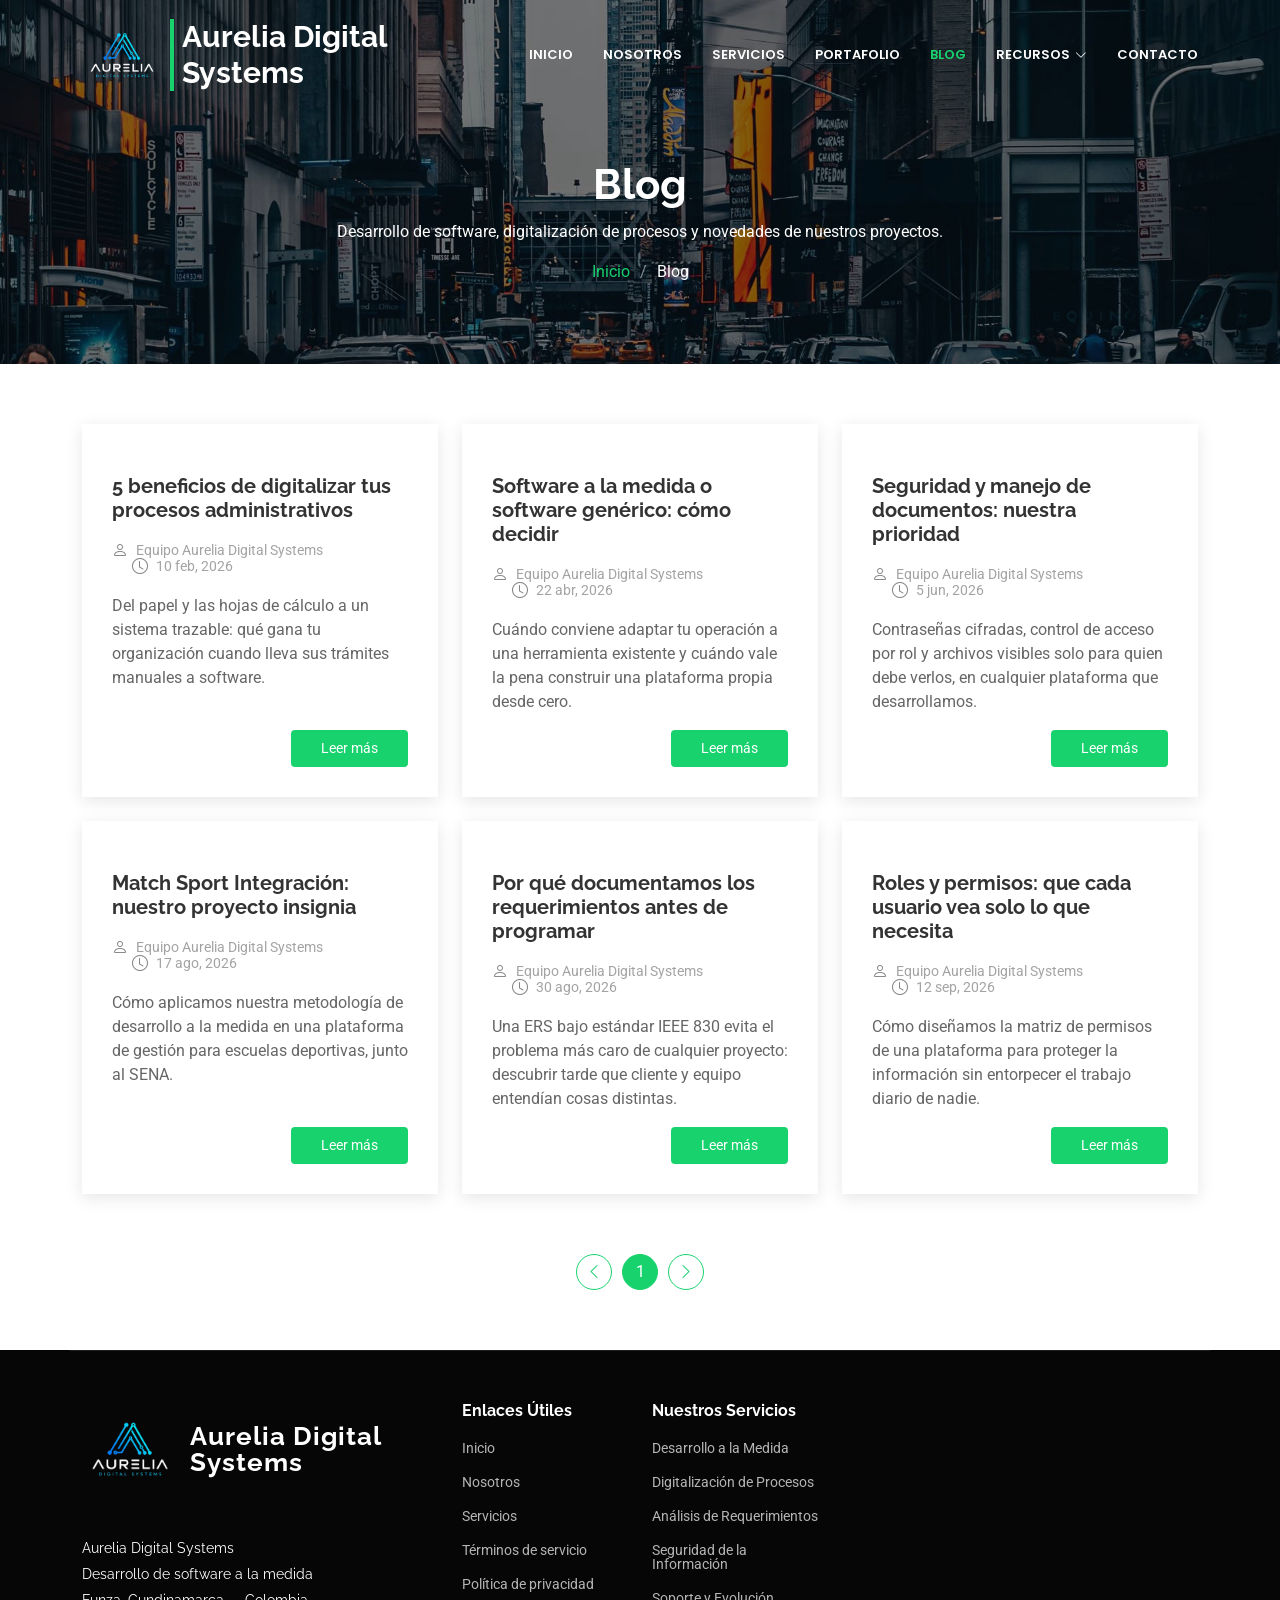
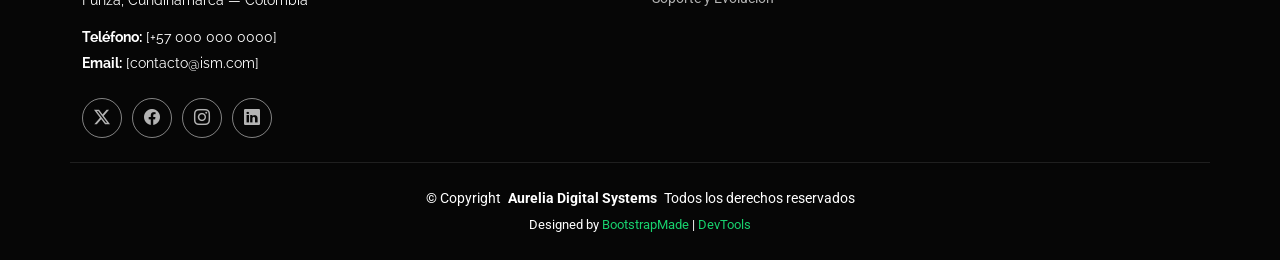
<file: blog.html>
<!DOCTYPE html>
<html lang="es">

<head>
  <meta charset="utf-8">
  <meta content="width=device-width, initial-scale=1.0" name="viewport">
  <title>Blog - Aurelia Digital Systems | Desarrollo de Software y Digitalización</title>
  <meta name="description" content="Artículos de Aurelia Digital Systems sobre desarrollo de software a la medida, digitalización de procesos administrativos, seguridad y buenas prácticas.">
  <meta name="keywords" content="blog, desarrollo de software, digitalización, procesos, buenas prácticas">

  <!-- Favicons -->
  <link href="assets/img/favicon.png" rel="icon">
  <link href="assets/img/apple-touch-icon.png" rel="apple-touch-icon">

  <!-- Fonts -->
  <link href="https://fonts.googleapis.com" rel="preconnect">
  <link href="https://fonts.gstatic.com" rel="preconnect" crossorigin>
  <link href="https://fonts.googleapis.com/css2?family=Roboto:ital,wght@0,100;0,300;0,400;0,500;0,700;0,900;1,100;1,300;1,400;1,500;1,700;1,900&family=Poppins:ital,wght@0,100;0,200;0,300;0,400;0,500;0,600;0,700;0,800;0,900;1,100;1,200;1,300;1,400;1,500;1,600;1,700;1,800;1,900&family=Raleway:ital,wght@0,100;0,200;0,300;0,400;0,500;0,600;0,700;0,800;0,900;1,100;1,200;1,300;1,400;1,500;1,600;1,700;1,800;1,900&display=swap" rel="stylesheet">

  <!-- Vendor CSS Files -->
  <link href="assets/vendor/bootstrap/css/bootstrap.min.css" rel="stylesheet">
  <link href="assets/vendor/bootstrap-icons/bootstrap-icons.css" rel="stylesheet">
  <link href="assets/vendor/aos/aos.css" rel="stylesheet">
  <link href="assets/vendor/glightbox/css/glightbox.min.css" rel="stylesheet">
  <link href="assets/vendor/swiper/swiper-bundle.min.css" rel="stylesheet">

  <!-- Main CSS File -->
  <link href="assets/css/main.css" rel="stylesheet">
</head>

<body class="blog-page">

  <header id="header" class="header d-flex align-items-center fixed-top">
    <div class="container-fluid container-xl position-relative d-flex align-items-center justify-content-between">

      <a href="index.html" class="logo d-flex align-items-center">
        <img src="assets/img/logo-aurelia.png" alt="Logo de Aurelia Digital Systems">
        <h1 class="sitename">Aurelia Digital Systems</h1>
      </a>

      <nav id="navmenu" class="navmenu">
        <ul>
          <li><a href="index.html">Inicio</a></li>
          <li><a href="about.html">Nosotros</a></li>
          <li><a href="services.html">Servicios</a></li>
          <li><a href="portfolio.html">Portafolio</a></li>
          <li><a href="blog.html" class="active">Blog</a></li>
          <li class="dropdown"><a href="#"><span>Recursos</span> <i class="bi bi-chevron-down toggle-dropdown"></i></a>
            <ul>
              <li><a href="testimonials.html">Testimonios</a></li>
              <li><a href="faq.html">Preguntas Frecuentes</a></li>
              <li><a href="support.html">Soporte</a></li>
              <li><a href="terms.html">Términos y Condiciones</a></li>
            </ul>
          </li>
          <li><a href="contact.html">Contacto</a></li>
        </ul>
        <i class="mobile-nav-toggle d-xl-none bi bi-list"></i>
      </nav>

    </div>
  </header>

  <main class="main">

    <!-- Page Title -->
    <div class="page-title dark-background" data-aos="fade" style="background-image: url(assets/img/page-title-bg.jpg);">
      <div class="container position-relative">
        <h1>Blog</h1>
        <p>Desarrollo de software, digitalización de procesos y novedades de nuestros proyectos.</p>
        <nav class="breadcrumbs">
          <ol>
            <li><a href="index.html">Inicio</a></li>
            <li class="current">Blog</li>
          </ol>
        </nav>
      </div>
    </div><!-- End Page Title -->

    <!-- Blog Posts Section -->
    <section id="blog-posts" class="blog-posts section">

      <div class="container">
        <div class="row gy-4">

          <div class="col-lg-4">
            <article class="d-flex flex-column">

              <h2 class="title">
                <a href="blog-details.html">5 beneficios de digitalizar tus procesos administrativos</a>
              </h2>

              <div class="meta-top">
                <ul>
                  <li class="d-flex align-items-center"><i class="bi bi-person"></i> <a href="blog-details.html">Equipo Aurelia Digital Systems</a></li>
                  <li class="d-flex align-items-center"><i class="bi bi-clock"></i> <a href="blog-details.html"><time datetime="2026-02-10">10 feb, 2026</time></a></li>
                </ul>
              </div>

              <div class="content">
                <p>
                  Del papel y las hojas de cálculo a un sistema trazable: qué gana tu organización cuando lleva sus trámites manuales a software.
                </p>
              </div>

              <div class="read-more mt-auto align-self-end">
                <a href="blog-details.html">Leer más</a>
              </div>

            </article>
          </div><!-- End post list item -->

          <div class="col-lg-4">
            <article class="d-flex flex-column">

              <h2 class="title">
                <a href="blog-details.html">Software a la medida o software genérico: cómo decidir</a>
              </h2>

              <div class="meta-top">
                <ul>
                  <li class="d-flex align-items-center"><i class="bi bi-person"></i> <a href="blog-details.html">Equipo Aurelia Digital Systems</a></li>
                  <li class="d-flex align-items-center"><i class="bi bi-clock"></i> <a href="blog-details.html"><time datetime="2026-04-22">22 abr, 2026</time></a></li>
                </ul>
              </div>

              <div class="content">
                <p>
                  Cuándo conviene adaptar tu operación a una herramienta existente y cuándo vale la pena construir una plataforma propia desde cero.
                </p>
              </div>

              <div class="read-more mt-auto align-self-end">
                <a href="blog-details.html">Leer más</a>
              </div>

            </article>
          </div><!-- End post list item -->

          <div class="col-lg-4">
            <article class="d-flex flex-column">

              <h2 class="title">
                <a href="blog-details.html">Seguridad y manejo de documentos: nuestra prioridad</a>
              </h2>

              <div class="meta-top">
                <ul>
                  <li class="d-flex align-items-center"><i class="bi bi-person"></i> <a href="blog-details.html">Equipo Aurelia Digital Systems</a></li>
                  <li class="d-flex align-items-center"><i class="bi bi-clock"></i> <a href="blog-details.html"><time datetime="2026-06-05">5 jun, 2026</time></a></li>
                </ul>
              </div>

              <div class="content">
                <p>
                  Contraseñas cifradas, control de acceso por rol y archivos visibles solo para quien debe verlos, en cualquier plataforma que desarrollamos.
                </p>
              </div>

              <div class="read-more mt-auto align-self-end">
                <a href="blog-details.html">Leer más</a>
              </div>

            </article>
          </div><!-- End post list item -->

          <div class="col-lg-4">
            <article class="d-flex flex-column">

              <h2 class="title">
                <a href="blog-details.html">Match Sport Integración: nuestro proyecto insignia</a>
              </h2>

              <div class="meta-top">
                <ul>
                  <li class="d-flex align-items-center"><i class="bi bi-person"></i> <a href="blog-details.html">Equipo Aurelia Digital Systems</a></li>
                  <li class="d-flex align-items-center"><i class="bi bi-clock"></i> <a href="blog-details.html"><time datetime="2026-08-17">17 ago, 2026</time></a></li>
                </ul>
              </div>

              <div class="content">
                <p>
                  Cómo aplicamos nuestra metodología de desarrollo a la medida en una plataforma de gestión para escuelas deportivas, junto al SENA.
                </p>
              </div>

              <div class="read-more mt-auto align-self-end">
                <a href="blog-details.html">Leer más</a>
              </div>

            </article>
          </div><!-- End post list item -->

          <div class="col-lg-4">
            <article class="d-flex flex-column">

              <h2 class="title">
                <a href="blog-details.html">Por qué documentamos los requerimientos antes de programar</a>
              </h2>

              <div class="meta-top">
                <ul>
                  <li class="d-flex align-items-center"><i class="bi bi-person"></i> <a href="blog-details.html">Equipo Aurelia Digital Systems</a></li>
                  <li class="d-flex align-items-center"><i class="bi bi-clock"></i> <a href="blog-details.html"><time datetime="2026-08-30">30 ago, 2026</time></a></li>
                </ul>
              </div>

              <div class="content">
                <p>
                  Una ERS bajo estándar IEEE 830 evita el problema más caro de cualquier proyecto: descubrir tarde que cliente y equipo entendían cosas distintas.
                </p>
              </div>

              <div class="read-more mt-auto align-self-end">
                <a href="blog-details.html">Leer más</a>
              </div>

            </article>
          </div><!-- End post list item -->

          <div class="col-lg-4">
            <article class="d-flex flex-column">

              <h2 class="title">
                <a href="blog-details.html">Roles y permisos: que cada usuario vea solo lo que necesita</a>
              </h2>

              <div class="meta-top">
                <ul>
                  <li class="d-flex align-items-center"><i class="bi bi-person"></i> <a href="blog-details.html">Equipo Aurelia Digital Systems</a></li>
                  <li class="d-flex align-items-center"><i class="bi bi-clock"></i> <a href="blog-details.html"><time datetime="2026-09-12">12 sep, 2026</time></a></li>
                </ul>
              </div>

              <div class="content">
                <p>
                  Cómo diseñamos la matriz de permisos de una plataforma para proteger la información sin entorpecer el trabajo diario de nadie.
                </p>
              </div>

              <div class="read-more mt-auto align-self-end">
                <a href="blog-details.html">Leer más</a>
              </div>

            </article>
          </div><!-- End post list item -->

        </div>
      </div>

    </section><!-- /Blog Posts Section -->

    <!-- Blog Pagination Section -->
    <section id="blog-pagination" class="blog-pagination section">

      <div class="container">
        <div class="d-flex justify-content-center">
          <ul>
            <li><a href="#"><i class="bi bi-chevron-left"></i></a></li>
            <li><a href="#" class="active">1</a></li>
            <li><a href="#"><i class="bi bi-chevron-right"></i></a></li>
          </ul>
        </div>
      </div>

    </section><!-- /Blog Pagination Section -->

  </main>

  <footer id="footer" class="footer dark-background">

    <div class="container footer-top">
      <div class="row gy-4">
        <div class="col-lg-4 col-md-6 footer-about">
          <a href="index.html" class="logo d-flex align-items-center">
            <img src="assets/img/logo-aurelia.png" alt="Logo de Aurelia Digital Systems">
            <span class="sitename">Aurelia Digital Systems</span>
          </a>
          <div class="footer-contact pt-3">
            <p>Aurelia Digital Systems</p>
            <p>Desarrollo de software a la medida</p>
            <p>Funza, Cundinamarca — Colombia</p>
            <p class="mt-3"><strong>Teléfono:</strong> <span>[+57 000 000 0000]</span></p>
            <p><strong>Email:</strong> <span>[contacto@ism.com]</span></p>
          </div>
          <div class="social-links d-flex mt-4">
            <a href=""><i class="bi bi-twitter-x"></i></a>
            <a href=""><i class="bi bi-facebook"></i></a>
            <a href=""><i class="bi bi-instagram"></i></a>
            <a href=""><i class="bi bi-linkedin"></i></a>
          </div>
        </div>

        <div class="col-lg-2 col-md-3 footer-links">
          <h4>Enlaces Útiles</h4>
          <ul>
            <li><a href="index.html">Inicio</a></li>
            <li><a href="about.html">Nosotros</a></li>
            <li><a href="services.html">Servicios</a></li>
            <li><a href="terms.html">Términos de servicio</a></li>
            <li><a href="terms.html#privacidad">Política de privacidad</a></li>
          </ul>
        </div>

        <div class="col-lg-2 col-md-3 footer-links">
          <h4>Nuestros Servicios</h4>
          <ul>
            <li><a href="services.html#desarrollo">Desarrollo a la Medida</a></li>
            <li><a href="services.html#digitalizacion">Digitalización de Procesos</a></li>
            <li><a href="services.html#requerimientos">Análisis de Requerimientos</a></li>
            <li><a href="services.html#seguridad">Seguridad de la Información</a></li>
            <li><a href="services.html#soporte">Soporte y Evolución</a></li>

          </ul>
        </div>
      </div>
    </div>

    <div class="container copyright text-center mt-4">
      <p>© <span>Copyright</span> <strong class="px-1 sitename">Aurelia Digital Systems</strong> <span>Todos los derechos reservados</span></p>
      <div class="credits">
        Designed by <a href="https://bootstrapmade.com/">BootstrapMade</a> | <a href="https://bootstrapmade.com/tools/">DevTools</a>
      </div>
    </div>

  </footer>

  <a href="#" id="scroll-top" class="scroll-top d-flex align-items-center justify-content-center"><i class="bi bi-arrow-up-short"></i></a>

  <div id="preloader"></div>

  <script src="assets/vendor/bootstrap/js/bootstrap.bundle.min.js"></script>
  <script src="assets/vendor/php-email-form/validate.js"></script>
  <script src="assets/vendor/aos/aos.js"></script>
  <script src="assets/vendor/purecounter/purecounter_vanilla.js"></script>
  <script src="assets/vendor/glightbox/js/glightbox.min.js"></script>
  <script src="assets/vendor/imagesloaded/imagesloaded.pkgd.min.js"></script>
  <script src="assets/vendor/isotope-layout/isotope.pkgd.min.js"></script>
  <script src="assets/vendor/swiper/swiper-bundle.min.js"></script>

  <script src="assets/js/main.js"></script>

</body>

</html>
</file>
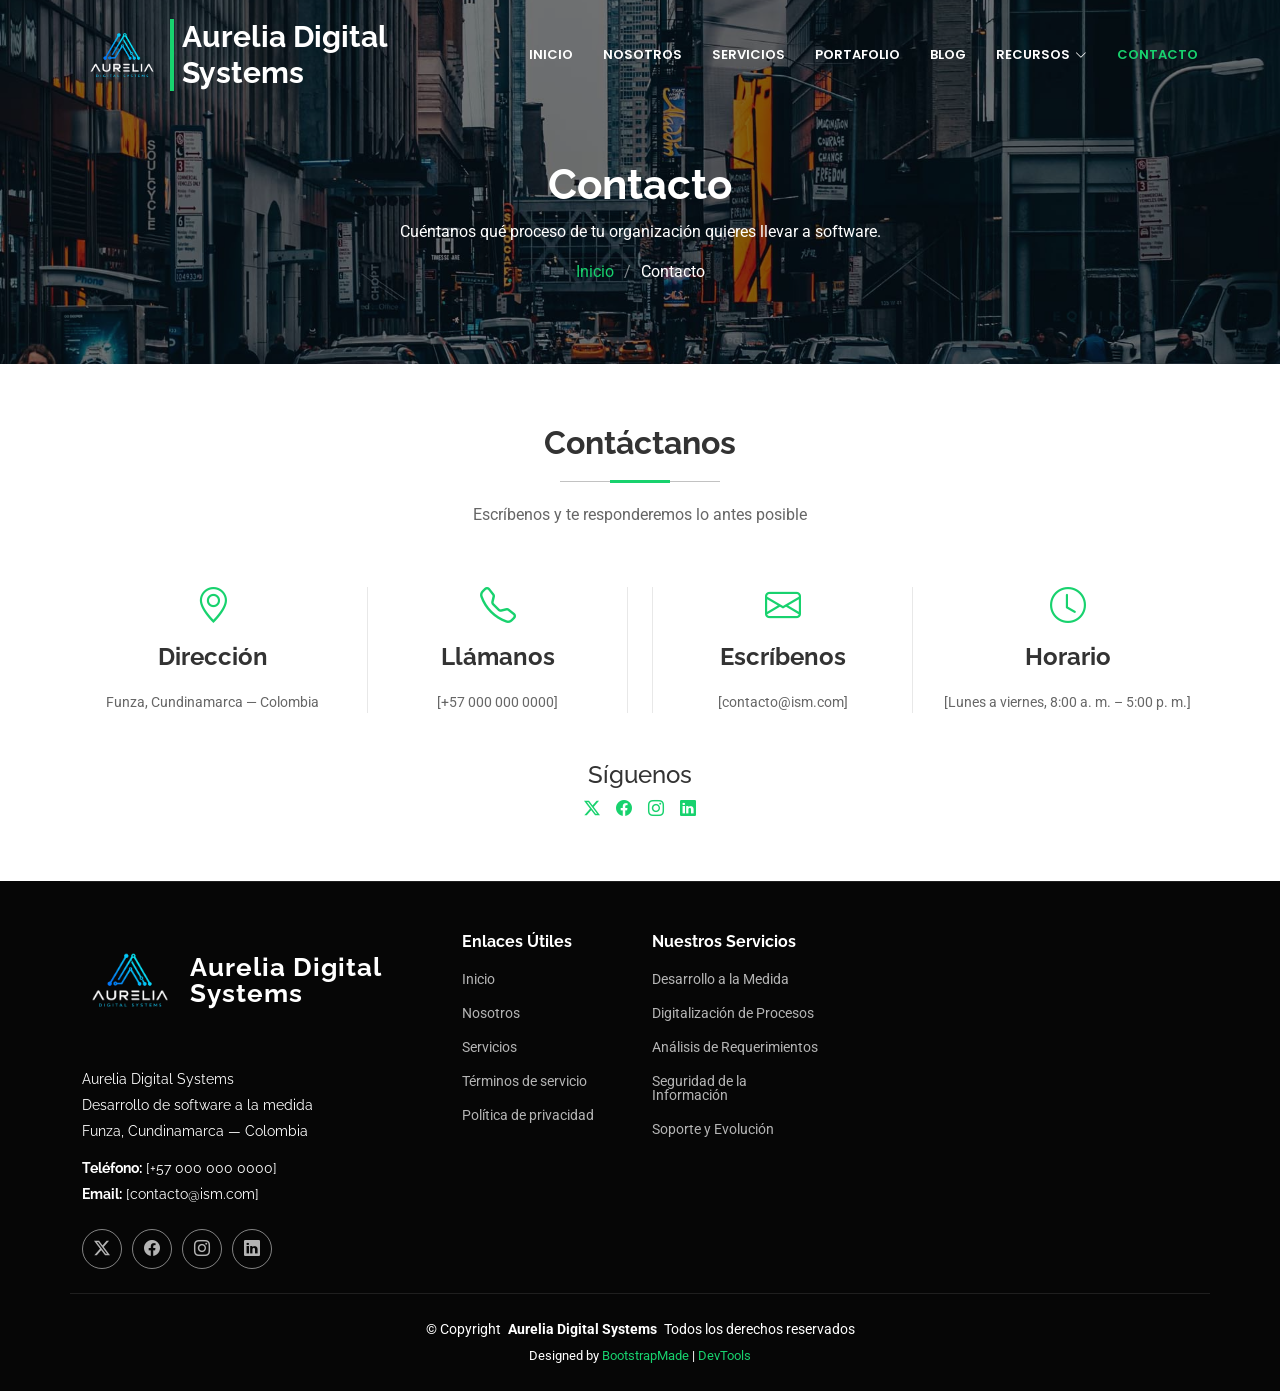
<file: contact.html>
<!DOCTYPE html>
<html lang="es">

<head>
  <meta charset="utf-8">
  <meta content="width=device-width, initial-scale=1.0" name="viewport">
  <title>Contacto - Aurelia Digital Systems | Desarrollo de Software a la Medida</title>
  <meta name="description" content="Cuéntanos qué proceso quieres digitalizar. Solicita una asesoría o una cotización para tu plataforma a la medida.">
  <meta name="keywords" content="contacto, cotización, asesoría, desarrollo de software">

  <!-- Favicons -->
  <link href="assets/img/favicon.png" rel="icon">
  <link href="assets/img/apple-touch-icon.png" rel="apple-touch-icon">

  <!-- Fonts -->
  <link href="https://fonts.googleapis.com" rel="preconnect">
  <link href="https://fonts.gstatic.com" rel="preconnect" crossorigin>
  <link href="https://fonts.googleapis.com/css2?family=Roboto:ital,wght@0,100;0,300;0,400;0,500;0,700;0,900;1,100;1,300;1,400;1,500;1,700;1,900&family=Poppins:ital,wght@0,100;0,200;0,300;0,400;0,500;0,600;0,700;0,800;0,900;1,100;1,200;1,300;1,400;1,500;1,600;1,700;1,800;1,900&family=Raleway:ital,wght@0,100;0,200;0,300;0,400;0,500;0,600;0,700;0,800;0,900;1,100;1,200;1,300;1,400;1,500;1,600;1,700;1,800;1,900&display=swap" rel="stylesheet">

  <!-- Vendor CSS Files -->
  <link href="assets/vendor/bootstrap/css/bootstrap.min.css" rel="stylesheet">
  <link href="assets/vendor/bootstrap-icons/bootstrap-icons.css" rel="stylesheet">
  <link href="assets/vendor/aos/aos.css" rel="stylesheet">
  <link href="assets/vendor/glightbox/css/glightbox.min.css" rel="stylesheet">
  <link href="assets/vendor/swiper/swiper-bundle.min.css" rel="stylesheet">

  <!-- Main CSS File -->
  <link href="assets/css/main.css" rel="stylesheet">
</head>

<body class="contact-page">

  <header id="header" class="header d-flex align-items-center fixed-top">
    <div class="container-fluid container-xl position-relative d-flex align-items-center justify-content-between">

      <a href="index.html" class="logo d-flex align-items-center">
        <img src="assets/img/logo-aurelia.png" alt="Logo de Aurelia Digital Systems">
        <h1 class="sitename">Aurelia Digital Systems</h1>
      </a>

      <nav id="navmenu" class="navmenu">
        <ul>
          <li><a href="index.html">Inicio</a></li>
          <li><a href="about.html">Nosotros</a></li>
          <li><a href="services.html">Servicios</a></li>
          <li><a href="portfolio.html">Portafolio</a></li>
          <li><a href="blog.html">Blog</a></li>
          <li class="dropdown"><a href="#"><span>Recursos</span> <i class="bi bi-chevron-down toggle-dropdown"></i></a>
            <ul>
              <li><a href="testimonials.html">Testimonios</a></li>
              <li><a href="faq.html">Preguntas Frecuentes</a></li>
              <li><a href="support.html">Soporte</a></li>
              <li><a href="terms.html">Términos y Condiciones</a></li>
            </ul>
          </li>
          <li><a href="contact.html" class="active">Contacto</a></li>
        </ul>
        <i class="mobile-nav-toggle d-xl-none bi bi-list"></i>
      </nav>

    </div>
  </header>

  <main class="main">

    <!-- Page Title -->
    <div class="page-title dark-background" data-aos="fade" style="background-image: url(assets/img/page-title-bg.jpg);">
      <div class="container position-relative">
        <h1>Contacto</h1>
        <p>Cuéntanos qué proceso de tu organización quieres llevar a software.</p>
        <nav class="breadcrumbs">
          <ol>
            <li><a href="index.html">Inicio</a></li>
            <li class="current">Contacto</li>
          </ol>
        </nav>
      </div>
    </div><!-- End Page Title -->

    <!-- Contact Section -->
    <section id="contact" class="contact section">

      <div class="container section-title" data-aos="fade-up">
        <h2>Contáctanos</h2>
        <p>Escríbenos y te responderemos lo antes posible</p>
      </div>

      <div class="container" data-aos="fade-up" data-aos-delay="100">

        <div class="row gy-4">

          <div class="col-lg-3">
            <div class="info-item d-flex flex-column justify-content-center align-items-center">
              <i class="bi bi-geo-alt"></i>
              <h3>Dirección</h3>
              <p>Funza, Cundinamarca — Colombia</p>
            </div>
          </div><!-- End Info Item -->

          <div class="col-lg-3">
            <div class="info-item d-flex flex-column justify-content-center align-items-center info-item-borders">
              <i class="bi bi-telephone"></i>
              <h3>Llámanos</h3>
              <p>[+57 000 000 0000]</p>
            </div>
          </div><!-- End Info Item -->

          <div class="col-lg-3">
            <div class="info-item d-flex flex-column justify-content-center align-items-center info-item-borders">
              <i class="bi bi-envelope"></i>
              <h3>Escríbenos</h3>
              <p>[contacto@ism.com]</p>
            </div>
          </div><!-- End Info Item -->

          <div class="col-lg-3">
            <div class="info-item d-flex flex-column justify-content-center align-items-center">
              <i class="bi bi-clock"></i>
              <h3>Horario</h3>
              <p>[Lunes a viernes, 8:00 a. m. – 5:00 p. m.]</p>
            </div>
          </div><!-- End Info Item -->

        </div>

        <div class="row mt-5" data-aos="fade-up" data-aos-delay="250">
          <div class="col-12 text-center">
            <h4>Síguenos</h4>
            <div class="social-links d-flex justify-content-center mt-2">
              <a href="" class="mx-2"><i class="bi bi-twitter-x"></i></a>
              <a href="" class="mx-2"><i class="bi bi-facebook"></i></a>
              <a href="" class="mx-2"><i class="bi bi-instagram"></i></a>
              <a href="" class="mx-2"><i class="bi bi-linkedin"></i></a>
            </div>
          </div>
        </div>

      </div>

    </section><!-- /Contact Section -->

  </main>

  <footer id="footer" class="footer dark-background">

    <div class="container footer-top">
      <div class="row gy-4">
        <div class="col-lg-4 col-md-6 footer-about">
          <a href="index.html" class="logo d-flex align-items-center">
            <img src="assets/img/logo-aurelia.png" alt="Logo de Aurelia Digital Systems">
            <span class="sitename">Aurelia Digital Systems</span>
          </a>
          <div class="footer-contact pt-3">
            <p>Aurelia Digital Systems</p>
            <p>Desarrollo de software a la medida</p>
            <p>Funza, Cundinamarca — Colombia</p>
            <p class="mt-3"><strong>Teléfono:</strong> <span>[+57 000 000 0000]</span></p>
            <p><strong>Email:</strong> <span>[contacto@ism.com]</span></p>
          </div>
          <div class="social-links d-flex mt-4">
            <a href=""><i class="bi bi-twitter-x"></i></a>
            <a href=""><i class="bi bi-facebook"></i></a>
            <a href=""><i class="bi bi-instagram"></i></a>
            <a href=""><i class="bi bi-linkedin"></i></a>
          </div>
        </div>

        <div class="col-lg-2 col-md-3 footer-links">
          <h4>Enlaces Útiles</h4>
          <ul>
            <li><a href="index.html">Inicio</a></li>
            <li><a href="about.html">Nosotros</a></li>
            <li><a href="services.html">Servicios</a></li>
            <li><a href="terms.html">Términos de servicio</a></li>
            <li><a href="terms.html#privacidad">Política de privacidad</a></li>
          </ul>
        </div>

        <div class="col-lg-2 col-md-3 footer-links">
          <h4>Nuestros Servicios</h4>
          <ul>
            <li><a href="services.html#desarrollo">Desarrollo a la Medida</a></li>
            <li><a href="services.html#digitalizacion">Digitalización de Procesos</a></li>
            <li><a href="services.html#requerimientos">Análisis de Requerimientos</a></li>
            <li><a href="services.html#seguridad">Seguridad de la Información</a></li>
            <li><a href="services.html#soporte">Soporte y Evolución</a></li>

          </ul>
        </div>
      </div>
    </div>

    <div class="container copyright text-center mt-4">
      <p>© <span>Copyright</span> <strong class="px-1 sitename">Aurelia Digital Systems</strong> <span>Todos los derechos reservados</span></p>
      <div class="credits">
        Designed by <a href="https://bootstrapmade.com/">BootstrapMade</a> | <a href="https://bootstrapmade.com/tools/">DevTools</a>
      </div>
    </div>

  </footer>

  <a href="#" id="scroll-top" class="scroll-top d-flex align-items-center justify-content-center"><i class="bi bi-arrow-up-short"></i></a>

  <div id="preloader"></div>

  <script src="assets/vendor/bootstrap/js/bootstrap.bundle.min.js"></script>
  <script src="assets/vendor/php-email-form/validate.js"></script>
  <script src="assets/vendor/aos/aos.js"></script>
  <script src="assets/vendor/purecounter/purecounter_vanilla.js"></script>
  <script src="assets/vendor/glightbox/js/glightbox.min.js"></script>
  <script src="assets/vendor/imagesloaded/imagesloaded.pkgd.min.js"></script>
  <script src="assets/vendor/isotope-layout/isotope.pkgd.min.js"></script>
  <script src="assets/vendor/swiper/swiper-bundle.min.js"></script>

  <script src="assets/js/main.js"></script>

</body>

</html>
</file>
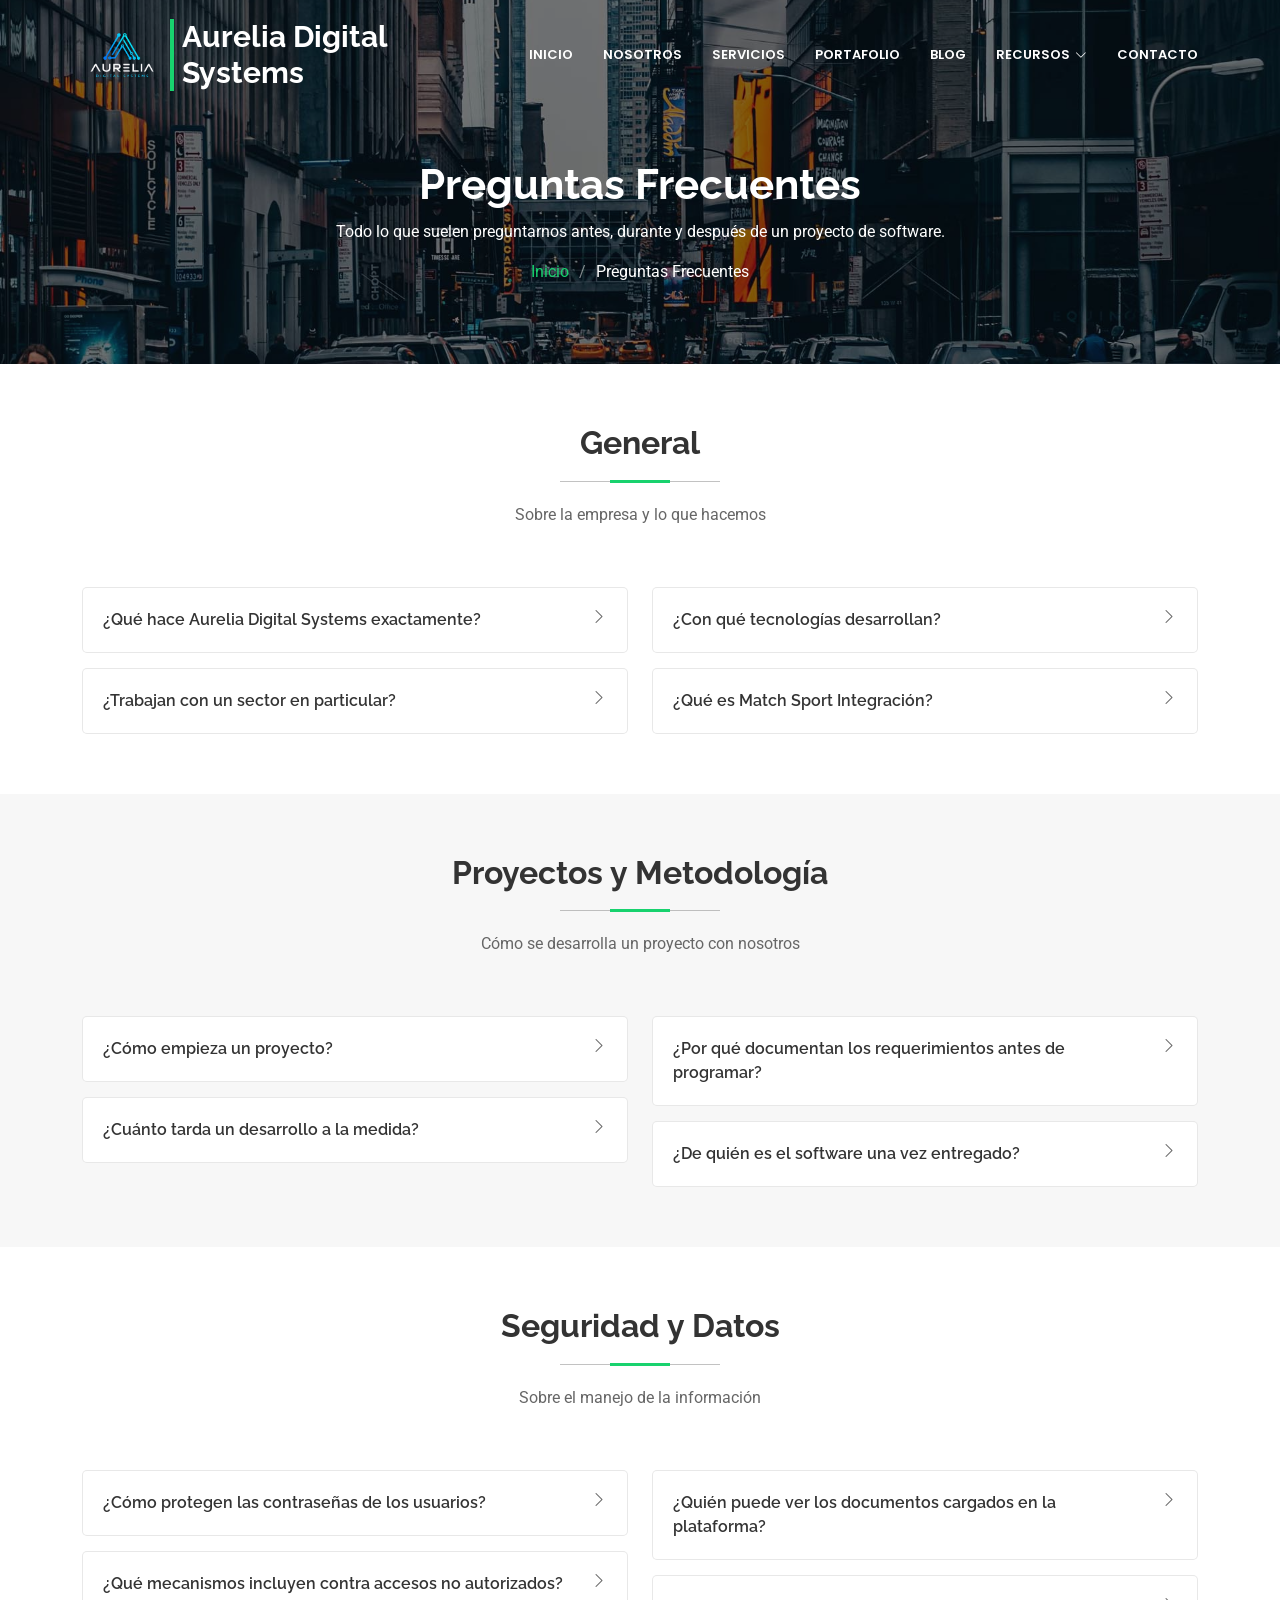
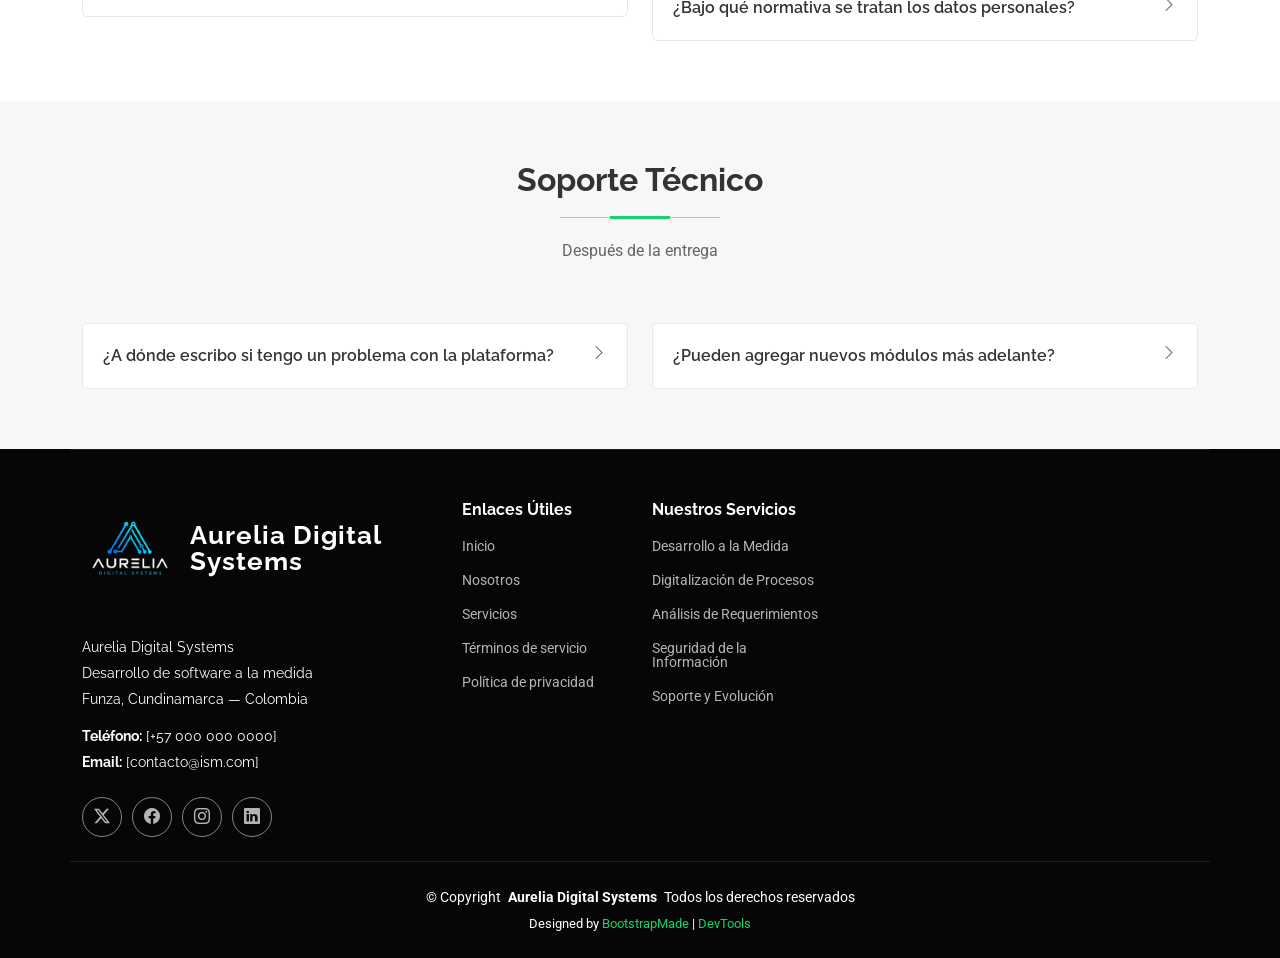
<file: faq.html>
<!DOCTYPE html>
<html lang="es">

<head>
  <meta charset="utf-8">
  <meta content="width=device-width, initial-scale=1.0" name="viewport">
  <title>Preguntas Frecuentes - Aurelia Digital Systems | Desarrollo de Software</title>
  <meta name="description" content="Preguntas frecuentes sobre cómo trabajamos: alcance, tecnologías, tiempos, propiedad del código, seguridad y soporte.">
  <meta name="keywords" content="preguntas frecuentes, FAQ, desarrollo de software, metodología">

  <!-- Favicons -->
  <link href="assets/img/favicon.png" rel="icon">
  <link href="assets/img/apple-touch-icon.png" rel="apple-touch-icon">

  <!-- Fonts -->
  <link href="https://fonts.googleapis.com" rel="preconnect">
  <link href="https://fonts.gstatic.com" rel="preconnect" crossorigin>
  <link href="https://fonts.googleapis.com/css2?family=Roboto:ital,wght@0,100;0,300;0,400;0,500;0,700;0,900;1,100;1,300;1,400;1,500;1,700;1,900&family=Poppins:ital,wght@0,100;0,200;0,300;0,400;0,500;0,600;0,700;0,800;0,900;1,100;1,200;1,300;1,400;1,500;1,600;1,700;1,800;1,900&family=Raleway:ital,wght@0,100;0,200;0,300;0,400;0,500;0,600;0,700;0,800;0,900;1,100;1,200;1,300;1,400;1,500;1,600;1,700;1,800;1,900&display=swap" rel="stylesheet">

  <!-- Vendor CSS Files -->
  <link href="assets/vendor/bootstrap/css/bootstrap.min.css" rel="stylesheet">
  <link href="assets/vendor/bootstrap-icons/bootstrap-icons.css" rel="stylesheet">
  <link href="assets/vendor/aos/aos.css" rel="stylesheet">
  <link href="assets/vendor/glightbox/css/glightbox.min.css" rel="stylesheet">
  <link href="assets/vendor/swiper/swiper-bundle.min.css" rel="stylesheet">

  <!-- Main CSS File -->
  <link href="assets/css/main.css" rel="stylesheet">
</head>

<body class="faq-page">

  <header id="header" class="header d-flex align-items-center fixed-top">
    <div class="container-fluid container-xl position-relative d-flex align-items-center justify-content-between">

      <a href="index.html" class="logo d-flex align-items-center">
        <img src="assets/img/logo-aurelia.png" alt="Logo de Aurelia Digital Systems">
        <h1 class="sitename">Aurelia Digital Systems</h1>
      </a>

      <nav id="navmenu" class="navmenu">
        <ul>
          <li><a href="index.html">Inicio</a></li>
          <li><a href="about.html">Nosotros</a></li>
          <li><a href="services.html">Servicios</a></li>
          <li><a href="portfolio.html">Portafolio</a></li>
          <li><a href="blog.html">Blog</a></li>
          <li class="dropdown"><a href="#"><span>Recursos</span> <i class="bi bi-chevron-down toggle-dropdown"></i></a>
            <ul>
              <li><a href="testimonials.html">Testimonios</a></li>
              <li><a href="faq.html" class="active">Preguntas Frecuentes</a></li>
              <li><a href="support.html">Soporte</a></li>
              <li><a href="terms.html">Términos y Condiciones</a></li>
            </ul>
          </li>
          <li><a href="contact.html">Contacto</a></li>
        </ul>
        <i class="mobile-nav-toggle d-xl-none bi bi-list"></i>
      </nav>

    </div>
  </header>

  <main class="main">

    <!-- Page Title -->
    <div class="page-title dark-background" data-aos="fade" style="background-image: url(assets/img/page-title-bg.jpg);">
      <div class="container position-relative">
        <h1>Preguntas Frecuentes</h1>
        <p>Todo lo que suelen preguntarnos antes, durante y después de un proyecto de software.</p>
        <nav class="breadcrumbs">
          <ol>
            <li><a href="index.html">Inicio</a></li>
            <li class="current">Preguntas Frecuentes</li>
          </ol>
        </nav>
      </div>
    </div><!-- End Page Title -->

    <!-- General -->
    <section id="faq-general" class="faq section">
      <div class="container section-title" data-aos="fade-up">
        <h2>General</h2>
        <p>Sobre la empresa y lo que hacemos</p>
      </div>
      <div class="container">
        <div class="row">
          <div class="col-lg-6" data-aos="fade-up" data-aos-delay="100">
            <div class="faq-container">
              <div class="faq-item">
                <h3>¿Qué hace Aurelia Digital Systems exactamente?</h3>
                <div class="faq-content">
                  <p>Somos una empresa de desarrollo de software fundada en 2025 en Funza, Cundinamarca. Diseñamos e implementamos plataformas digitales a la medida de las necesidades de cada cliente, especialmente para digitalizar procesos administrativos que hoy se hacen de forma manual.</p>
                </div>
                <i class="faq-toggle bi bi-chevron-right"></i>
              </div>
              <div class="faq-item">
                <h3>¿Trabajan con un sector en particular?</h3>
                <div class="faq-content">
                  <p>No. Desarrollamos para organizaciones de cualquier sector: educación, servicios, comercio, salud, entidades públicas o privadas. Nuestro proyecto insignia, Match Sport Integración, pertenece al ámbito deportivo, pero es un caso más dentro de lo que hacemos.</p>
                </div>
                <i class="faq-toggle bi bi-chevron-right"></i>
              </div>
            </div>
          </div>
          <div class="col-lg-6" data-aos="fade-up" data-aos-delay="200">
            <div class="faq-container">
              <div class="faq-item">
                <h3>¿Con qué tecnologías desarrollan?</h3>
                <div class="faq-content">
                  <p>Trabajamos con tecnologías web estándar y ampliamente soportadas, como PHP, HTML, CSS, JavaScript y MySQL. En cada proyecto elegimos la combinación que mejor se ajuste al presupuesto, a la infraestructura disponible y a la capacidad de mantenimiento del cliente.</p>
                </div>
                <i class="faq-toggle bi bi-chevron-right"></i>
              </div>
              <div class="faq-item">
                <h3>¿Qué es Match Sport Integración?</h3>
                <div class="faq-content">
                  <p>Es nuestro proyecto insignia: una plataforma para la gestión de escuelas deportivas que digitaliza inscripciones, programación de clases, seguimiento del avance de cada alumno y gestión documental. Puedes ver su detalle en el <a href="portfolio-details.html">portafolio</a>.</p>
                </div>
                <i class="faq-toggle bi bi-chevron-right"></i>
              </div>
            </div>
          </div>
        </div>
      </div>
    </section><!-- /General -->

    <!-- Proyectos -->
    <section id="faq-proyectos" class="faq section light-background">
      <div class="container section-title" data-aos="fade-up">
        <h2>Proyectos y Metodología</h2>
        <p>Cómo se desarrolla un proyecto con nosotros</p>
      </div>
      <div class="container">
        <div class="row">
          <div class="col-lg-6" data-aos="fade-up" data-aos-delay="100">
            <div class="faq-container">
              <div class="faq-item">
                <h3>¿Cómo empieza un proyecto?</h3>
                <div class="faq-content">
                  <p>Con un diagnóstico del proceso actual: quién hace qué, con qué documentos y dónde se pierde tiempo. A partir de ahí documentamos los requerimientos y preparamos una propuesta con alcance, tiempos y costos.</p>
                </div>
                <i class="faq-toggle bi bi-chevron-right"></i>
              </div>
              <div class="faq-item">
                <h3>¿Cuánto tarda un desarrollo a la medida?</h3>
                <div class="faq-content">
                  <p>Depende del alcance. Un módulo puntual puede tomar pocas semanas; una plataforma con varios roles y módulos, varios meses. El cronograma se define junto con el alcance documentado, antes de iniciar el desarrollo.</p>
                </div>
                <i class="faq-toggle bi bi-chevron-right"></i>
              </div>
            </div>
          </div>
          <div class="col-lg-6" data-aos="fade-up" data-aos-delay="200">
            <div class="faq-container">
              <div class="faq-item">
                <h3>¿Por qué documentan los requerimientos antes de programar?</h3>
                <div class="faq-content">
                  <p>Porque el error más costoso de un proyecto es descubrir tarde que cliente y equipo entendían cosas distintas. Usamos el estándar IEEE 830 / ISO-IEC-IEEE 29148 para dejar el alcance por escrito y evitar sorpresas.</p>
                </div>
                <i class="faq-toggle bi bi-chevron-right"></i>
              </div>
              <div class="faq-item">
                <h3>¿De quién es el software una vez entregado?</h3>
                <div class="faq-content">
                  <p>Los datos y documentos de tu organización son siempre tuyos. Las condiciones de propiedad y licenciamiento del código se definen por escrito en el contrato de cada proyecto, antes de iniciar el desarrollo.</p>
                </div>
                <i class="faq-toggle bi bi-chevron-right"></i>
              </div>
            </div>
          </div>
        </div>
      </div>
    </section><!-- /Proyectos -->

    <!-- Seguridad -->
    <section id="faq-seguridad" class="faq section">
      <div class="container section-title" data-aos="fade-up">
        <h2>Seguridad y Datos</h2>
        <p>Sobre el manejo de la información</p>
      </div>
      <div class="container">
        <div class="row">
          <div class="col-lg-6" data-aos="fade-up" data-aos-delay="100">
            <div class="faq-container">
              <div class="faq-item">
                <h3>¿Cómo protegen las contraseñas de los usuarios?</h3>
                <div class="faq-content">
                  <p>Las contraseñas se almacenan cifradas y nunca en texto plano. Además, el tráfico hacia las plataformas que desarrollamos debe viajar cifrado.</p>
                </div>
                <i class="faq-toggle bi bi-chevron-right"></i>
              </div>
              <div class="faq-item">
                <h3>¿Qué mecanismos incluyen contra accesos no autorizados?</h3>
                <div class="faq-content">
                  <p>Control de acceso basado en roles (RBAC), bloqueo temporal tras varios intentos fallidos de inicio de sesión y visibilidad de documentos restringida a los perfiles autorizados.</p>
                </div>
                <i class="faq-toggle bi bi-chevron-right"></i>
              </div>
            </div>
          </div>
          <div class="col-lg-6" data-aos="fade-up" data-aos-delay="200">
            <div class="faq-container">
              <div class="faq-item">
                <h3>¿Quién puede ver los documentos cargados en la plataforma?</h3>
                <div class="faq-content">
                  <p>Solo el propio usuario y los perfiles administrativos autorizados por tu organización. El acceso se define en una matriz de permisos acordada durante el levantamiento de requerimientos.</p>
                </div>
                <i class="faq-toggle bi bi-chevron-right"></i>
              </div>
              <div class="faq-item">
                <h3>¿Bajo qué normativa se tratan los datos personales?</h3>
                <div class="faq-content">
                  <p>El tratamiento de datos personales se rige por la Ley 1581 de 2012 de Colombia. Más detalles en nuestros <a href="terms.html#privacidad">Términos y Condiciones</a>.</p>
                </div>
                <i class="faq-toggle bi bi-chevron-right"></i>
              </div>
            </div>
          </div>
        </div>
      </div>
    </section><!-- /Seguridad -->

    <!-- Soporte Tecnico -->
    <section id="faq-soporte" class="faq section light-background">
      <div class="container section-title" data-aos="fade-up">
        <h2>Soporte Técnico</h2>
        <p>Después de la entrega</p>
      </div>
      <div class="container">
        <div class="row">
          <div class="col-lg-6" data-aos="fade-up" data-aos-delay="100">
            <div class="faq-container">
              <div class="faq-item">
                <h3>¿A dónde escribo si tengo un problema con la plataforma?</h3>
                <div class="faq-content">
                  <p>Puedes escribirnos desde nuestra página de <a href="support.html">Soporte</a> o directamente al correo de contacto [contacto@ism.com].</p>
                </div>
                <i class="faq-toggle bi bi-chevron-right"></i>
              </div>
            </div>
          </div>
          <div class="col-lg-6" data-aos="fade-up" data-aos-delay="200">
            <div class="faq-container">
              <div class="faq-item">
                <h3>¿Pueden agregar nuevos módulos más adelante?</h3>
                <div class="faq-content">
                  <p>Sí. Las plataformas se construyen para crecer: una vez el proceso central está digitalizado, añadir reportes, notificaciones, integraciones o nuevos perfiles de usuario es mucho más rápido y económico.</p>
                </div>
                <i class="faq-toggle bi bi-chevron-right"></i>
              </div>
            </div>
          </div>
        </div>
      </div>
    </section><!-- /Soporte Tecnico -->

  </main>

  <footer id="footer" class="footer dark-background">

    <div class="container footer-top">
      <div class="row gy-4">
        <div class="col-lg-4 col-md-6 footer-about">
          <a href="index.html" class="logo d-flex align-items-center">
            <img src="assets/img/logo-aurelia.png" alt="Logo de Aurelia Digital Systems">
            <span class="sitename">Aurelia Digital Systems</span>
          </a>
          <div class="footer-contact pt-3">
            <p>Aurelia Digital Systems</p>
            <p>Desarrollo de software a la medida</p>
            <p>Funza, Cundinamarca — Colombia</p>
            <p class="mt-3"><strong>Teléfono:</strong> <span>[+57 000 000 0000]</span></p>
            <p><strong>Email:</strong> <span>[contacto@ism.com]</span></p>
          </div>
          <div class="social-links d-flex mt-4">
            <a href=""><i class="bi bi-twitter-x"></i></a>
            <a href=""><i class="bi bi-facebook"></i></a>
            <a href=""><i class="bi bi-instagram"></i></a>
            <a href=""><i class="bi bi-linkedin"></i></a>
          </div>
        </div>

        <div class="col-lg-2 col-md-3 footer-links">
          <h4>Enlaces Útiles</h4>
          <ul>
            <li><a href="index.html">Inicio</a></li>
            <li><a href="about.html">Nosotros</a></li>
            <li><a href="services.html">Servicios</a></li>
            <li><a href="terms.html">Términos de servicio</a></li>
            <li><a href="terms.html#privacidad">Política de privacidad</a></li>
          </ul>
        </div>

        <div class="col-lg-2 col-md-3 footer-links">
          <h4>Nuestros Servicios</h4>
          <ul>
            <li><a href="services.html#desarrollo">Desarrollo a la Medida</a></li>
            <li><a href="services.html#digitalizacion">Digitalización de Procesos</a></li>
            <li><a href="services.html#requerimientos">Análisis de Requerimientos</a></li>
            <li><a href="services.html#seguridad">Seguridad de la Información</a></li>
            <li><a href="services.html#soporte">Soporte y Evolución</a></li>

          </ul>
        </div>
      </div>
    </div>

    <div class="container copyright text-center mt-4">
      <p>© <span>Copyright</span> <strong class="px-1 sitename">Aurelia Digital Systems</strong> <span>Todos los derechos reservados</span></p>
      <div class="credits">
        Designed by <a href="https://bootstrapmade.com/">BootstrapMade</a> | <a href="https://bootstrapmade.com/tools/">DevTools</a>
      </div>
    </div>

  </footer>

  <a href="#" id="scroll-top" class="scroll-top d-flex align-items-center justify-content-center"><i class="bi bi-arrow-up-short"></i></a>

  <div id="preloader"></div>

  <script src="assets/vendor/bootstrap/js/bootstrap.bundle.min.js"></script>
  <script src="assets/vendor/aos/aos.js"></script>
  <script src="assets/vendor/purecounter/purecounter_vanilla.js"></script>
  <script src="assets/vendor/glightbox/js/glightbox.min.js"></script>
  <script src="assets/vendor/imagesloaded/imagesloaded.pkgd.min.js"></script>
  <script src="assets/vendor/isotope-layout/isotope.pkgd.min.js"></script>
  <script src="assets/vendor/swiper/swiper-bundle.min.js"></script>

  <script src="assets/js/main.js"></script>

</body>

</html>
</file>
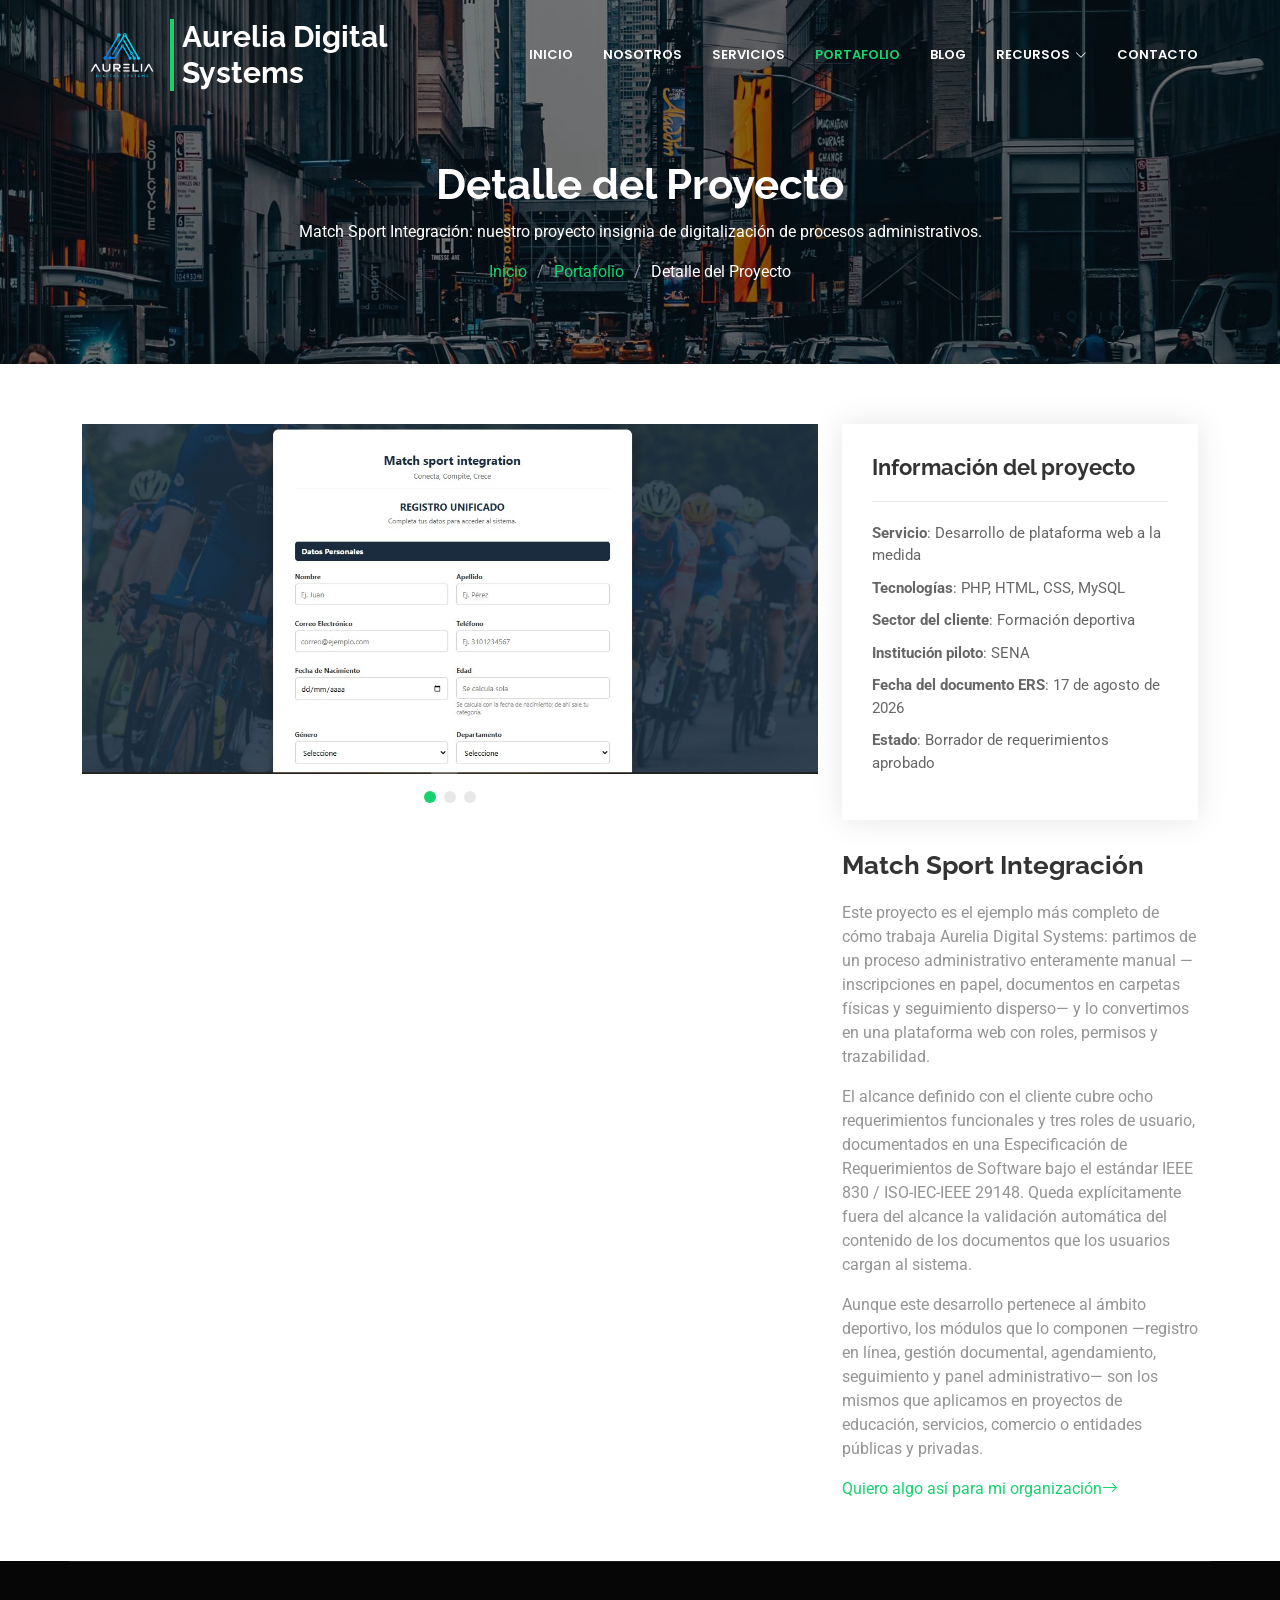
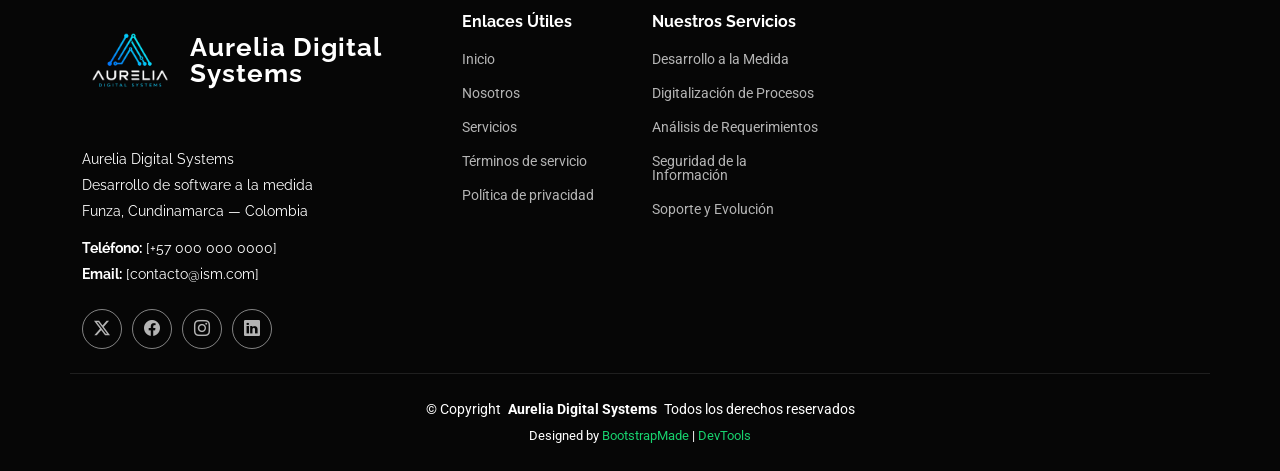
<file: portfolio-details.html>
<!DOCTYPE html>
<html lang="es">

<head>
  <meta charset="utf-8">
  <meta content="width=device-width, initial-scale=1.0" name="viewport">
  <title>Detalle del Proyecto - Aurelia Digital Systems | Match Sport Integración</title>
  <meta name="description" content="Match Sport Integración: proyecto insignia de Aurelia Digital Systems para digitalizar la gestión de escuelas deportivas, desarrollado junto al SENA.">
  <meta name="keywords" content="Match Sport Integración, proyecto, SENA, caso de estudio">

  <!-- Favicons -->
  <link href="assets/img/favicon.png" rel="icon">
  <link href="assets/img/apple-touch-icon.png" rel="apple-touch-icon">

  <!-- Fonts -->
  <link href="https://fonts.googleapis.com" rel="preconnect">
  <link href="https://fonts.gstatic.com" rel="preconnect" crossorigin>
  <link href="https://fonts.googleapis.com/css2?family=Roboto:ital,wght@0,100;0,300;0,400;0,500;0,700;0,900;1,100;1,300;1,400;1,500;1,700;1,900&family=Poppins:ital,wght@0,100;0,200;0,300;0,400;0,500;0,600;0,700;0,800;0,900;1,100;1,200;1,300;1,400;1,500;1,600;1,700;1,800;1,900&family=Raleway:ital,wght@0,100;0,200;0,300;0,400;0,500;0,600;0,700;0,800;0,900;1,100;1,200;1,300;1,400;1,500;1,600;1,700;1,800;1,900&display=swap" rel="stylesheet">

  <!-- Vendor CSS Files -->
  <link href="assets/vendor/bootstrap/css/bootstrap.min.css" rel="stylesheet">
  <link href="assets/vendor/bootstrap-icons/bootstrap-icons.css" rel="stylesheet">
  <link href="assets/vendor/aos/aos.css" rel="stylesheet">
  <link href="assets/vendor/glightbox/css/glightbox.min.css" rel="stylesheet">
  <link href="assets/vendor/swiper/swiper-bundle.min.css" rel="stylesheet">

  <!-- Main CSS File -->
  <link href="assets/css/main.css" rel="stylesheet">
</head>

<body class="portfolio-details-page">

  <header id="header" class="header d-flex align-items-center fixed-top">
    <div class="container-fluid container-xl position-relative d-flex align-items-center justify-content-between">

      <a href="index.html" class="logo d-flex align-items-center">
        <img src="assets/img/logo-aurelia.png" alt="Logo de Aurelia Digital Systems">
        <h1 class="sitename">Aurelia Digital Systems</h1>
      </a>

      <nav id="navmenu" class="navmenu">
        <ul>
          <li><a href="index.html">Inicio</a></li>
          <li><a href="about.html">Nosotros</a></li>
          <li><a href="services.html">Servicios</a></li>
          <li><a href="portfolio.html" class="active">Portafolio</a></li>
          <li><a href="blog.html">Blog</a></li>
          <li class="dropdown"><a href="#"><span>Recursos</span> <i class="bi bi-chevron-down toggle-dropdown"></i></a>
            <ul>
              <li><a href="testimonials.html">Testimonios</a></li>
              <li><a href="faq.html">Preguntas Frecuentes</a></li>
              <li><a href="support.html">Soporte</a></li>
              <li><a href="terms.html">Términos y Condiciones</a></li>
            </ul>
          </li>
          <li><a href="contact.html">Contacto</a></li>
        </ul>
        <i class="mobile-nav-toggle d-xl-none bi bi-list"></i>
      </nav>

    </div>
  </header>

  <main class="main">

    <!-- Page Title -->
    <div class="page-title dark-background" data-aos="fade" style="background-image: url(assets/img/page-title-bg.jpg);">
      <div class="container position-relative">
        <h1>Detalle del Proyecto</h1>
        <p>Match Sport Integración: nuestro proyecto insignia de digitalización de procesos administrativos.</p>
        <nav class="breadcrumbs">
          <ol>
            <li><a href="index.html">Inicio</a></li>
            <li><a href="portfolio.html">Portafolio</a></li>
            <li class="current">Detalle del Proyecto</li>
          </ol>
        </nav>
      </div>
    </div><!-- End Page Title -->

    <!-- Portfolio Details Section -->
    <section id="portfolio-details" class="portfolio-details section">

      <div class="container" data-aos="fade-up" data-aos-delay="100">

        <div class="row gy-4">

          <div class="col-lg-8">
            <div class="portfolio-details-slider swiper init-swiper">

              <script type="application/json" class="swiper-config">
                {
                  "loop": true,
                  "speed": 600,
                  "autoplay": {
                    "delay": 5000
                  },
                  "slidesPerView": "auto",
                  "pagination": {
                    "el": ".swiper-pagination",
                    "type": "bullets",
                    "clickable": true
                  }
                }
              </script>

              <div class="swiper-wrapper align-items-center">

                <div class="swiper-slide">
                  <img src="assets/img/portfolio/match-sport-registro.jpeg" alt="Registro unificado de deportistas">
                </div>

                <div class="swiper-slide">
                  <img src="assets/img/portfolio/match-sport-login.jpeg" alt="Inicio de sesión por rol">
                </div>

                <div class="swiper-slide">
                  <img src="assets/img/portfolio/match-sport-calendario.jpeg" alt="Programación de clases y horarios">
                </div>

              </div>
              <div class="swiper-pagination"></div>
            </div>
          </div>

          <div class="col-lg-4">
            <div class="portfolio-info" data-aos="fade-up" data-aos-delay="200">
              <h3>Información del proyecto</h3>
              <ul>
                <li><strong>Servicio</strong>: Desarrollo de plataforma web a la medida</li>
                <li><strong>Tecnologías</strong>: PHP, HTML, CSS, MySQL</li>
                <li><strong>Sector del cliente</strong>: Formación deportiva</li>
                <li><strong>Institución piloto</strong>: SENA</li>
                <li><strong>Fecha del documento ERS</strong>: 17 de agosto de 2026</li>
                <li><strong>Estado</strong>: Borrador de requerimientos aprobado</li>
              </ul>
            </div>
            <div class="portfolio-description" data-aos="fade-up" data-aos-delay="300">
              <h2>Match Sport Integración</h2>
              <p>
                Este proyecto es el ejemplo más completo de cómo trabaja Aurelia Digital Systems: partimos de un proceso administrativo enteramente manual —inscripciones en papel, documentos en carpetas físicas y seguimiento disperso— y lo convertimos en una plataforma web con roles, permisos y trazabilidad.
              </p>
              <p>
                El alcance definido con el cliente cubre ocho requerimientos funcionales y tres roles de usuario, documentados en una Especificación de Requerimientos de Software bajo el estándar IEEE 830 / ISO-IEC-IEEE 29148. Queda explícitamente fuera del alcance la validación automática del contenido de los documentos que los usuarios cargan al sistema.
              </p>
              <p>
                Aunque este desarrollo pertenece al ámbito deportivo, los módulos que lo componen —registro en línea, gestión documental, agendamiento, seguimiento y panel administrativo— son los mismos que aplicamos en proyectos de educación, servicios, comercio o entidades públicas y privadas.
              </p>
              <a href="contact.html" class="read-more"><span>Quiero algo así para mi organización</span><i class="bi bi-arrow-right"></i></a>
            </div>
          </div>

        </div>

      </div>

    </section><!-- /Portfolio Details Section -->

  </main>

  <footer id="footer" class="footer dark-background">

    <div class="container footer-top">
      <div class="row gy-4">
        <div class="col-lg-4 col-md-6 footer-about">
          <a href="index.html" class="logo d-flex align-items-center">
            <img src="assets/img/logo-aurelia.png" alt="Logo de Aurelia Digital Systems">
            <span class="sitename">Aurelia Digital Systems</span>
          </a>
          <div class="footer-contact pt-3">
            <p>Aurelia Digital Systems</p>
            <p>Desarrollo de software a la medida</p>
            <p>Funza, Cundinamarca — Colombia</p>
            <p class="mt-3"><strong>Teléfono:</strong> <span>[+57 000 000 0000]</span></p>
            <p><strong>Email:</strong> <span>[contacto@ism.com]</span></p>
          </div>
          <div class="social-links d-flex mt-4">
            <a href=""><i class="bi bi-twitter-x"></i></a>
            <a href=""><i class="bi bi-facebook"></i></a>
            <a href=""><i class="bi bi-instagram"></i></a>
            <a href=""><i class="bi bi-linkedin"></i></a>
          </div>
        </div>

        <div class="col-lg-2 col-md-3 footer-links">
          <h4>Enlaces Útiles</h4>
          <ul>
            <li><a href="index.html">Inicio</a></li>
            <li><a href="about.html">Nosotros</a></li>
            <li><a href="services.html">Servicios</a></li>
            <li><a href="terms.html">Términos de servicio</a></li>
            <li><a href="terms.html#privacidad">Política de privacidad</a></li>
          </ul>
        </div>

        <div class="col-lg-2 col-md-3 footer-links">
          <h4>Nuestros Servicios</h4>
          <ul>
            <li><a href="services.html#desarrollo">Desarrollo a la Medida</a></li>
            <li><a href="services.html#digitalizacion">Digitalización de Procesos</a></li>
            <li><a href="services.html#requerimientos">Análisis de Requerimientos</a></li>
            <li><a href="services.html#seguridad">Seguridad de la Información</a></li>
            <li><a href="services.html#soporte">Soporte y Evolución</a></li>

          </ul>
        </div>
      </div>
    </div>

    <div class="container copyright text-center mt-4">
      <p>© <span>Copyright</span> <strong class="px-1 sitename">Aurelia Digital Systems</strong> <span>Todos los derechos reservados</span></p>
      <div class="credits">
        Designed by <a href="https://bootstrapmade.com/">BootstrapMade</a> | <a href="https://bootstrapmade.com/tools/">DevTools</a>
      </div>
    </div>

  </footer>

  <a href="#" id="scroll-top" class="scroll-top d-flex align-items-center justify-content-center"><i class="bi bi-arrow-up-short"></i></a>

  <div id="preloader"></div>

  <script src="assets/vendor/bootstrap/js/bootstrap.bundle.min.js"></script>
  <script src="assets/vendor/php-email-form/validate.js"></script>
  <script src="assets/vendor/aos/aos.js"></script>
  <script src="assets/vendor/purecounter/purecounter_vanilla.js"></script>
  <script src="assets/vendor/glightbox/js/glightbox.min.js"></script>
  <script src="assets/vendor/imagesloaded/imagesloaded.pkgd.min.js"></script>
  <script src="assets/vendor/isotope-layout/isotope.pkgd.min.js"></script>
  <script src="assets/vendor/swiper/swiper-bundle.min.js"></script>

  <script src="assets/js/main.js"></script>

</body>

</html>
</file>
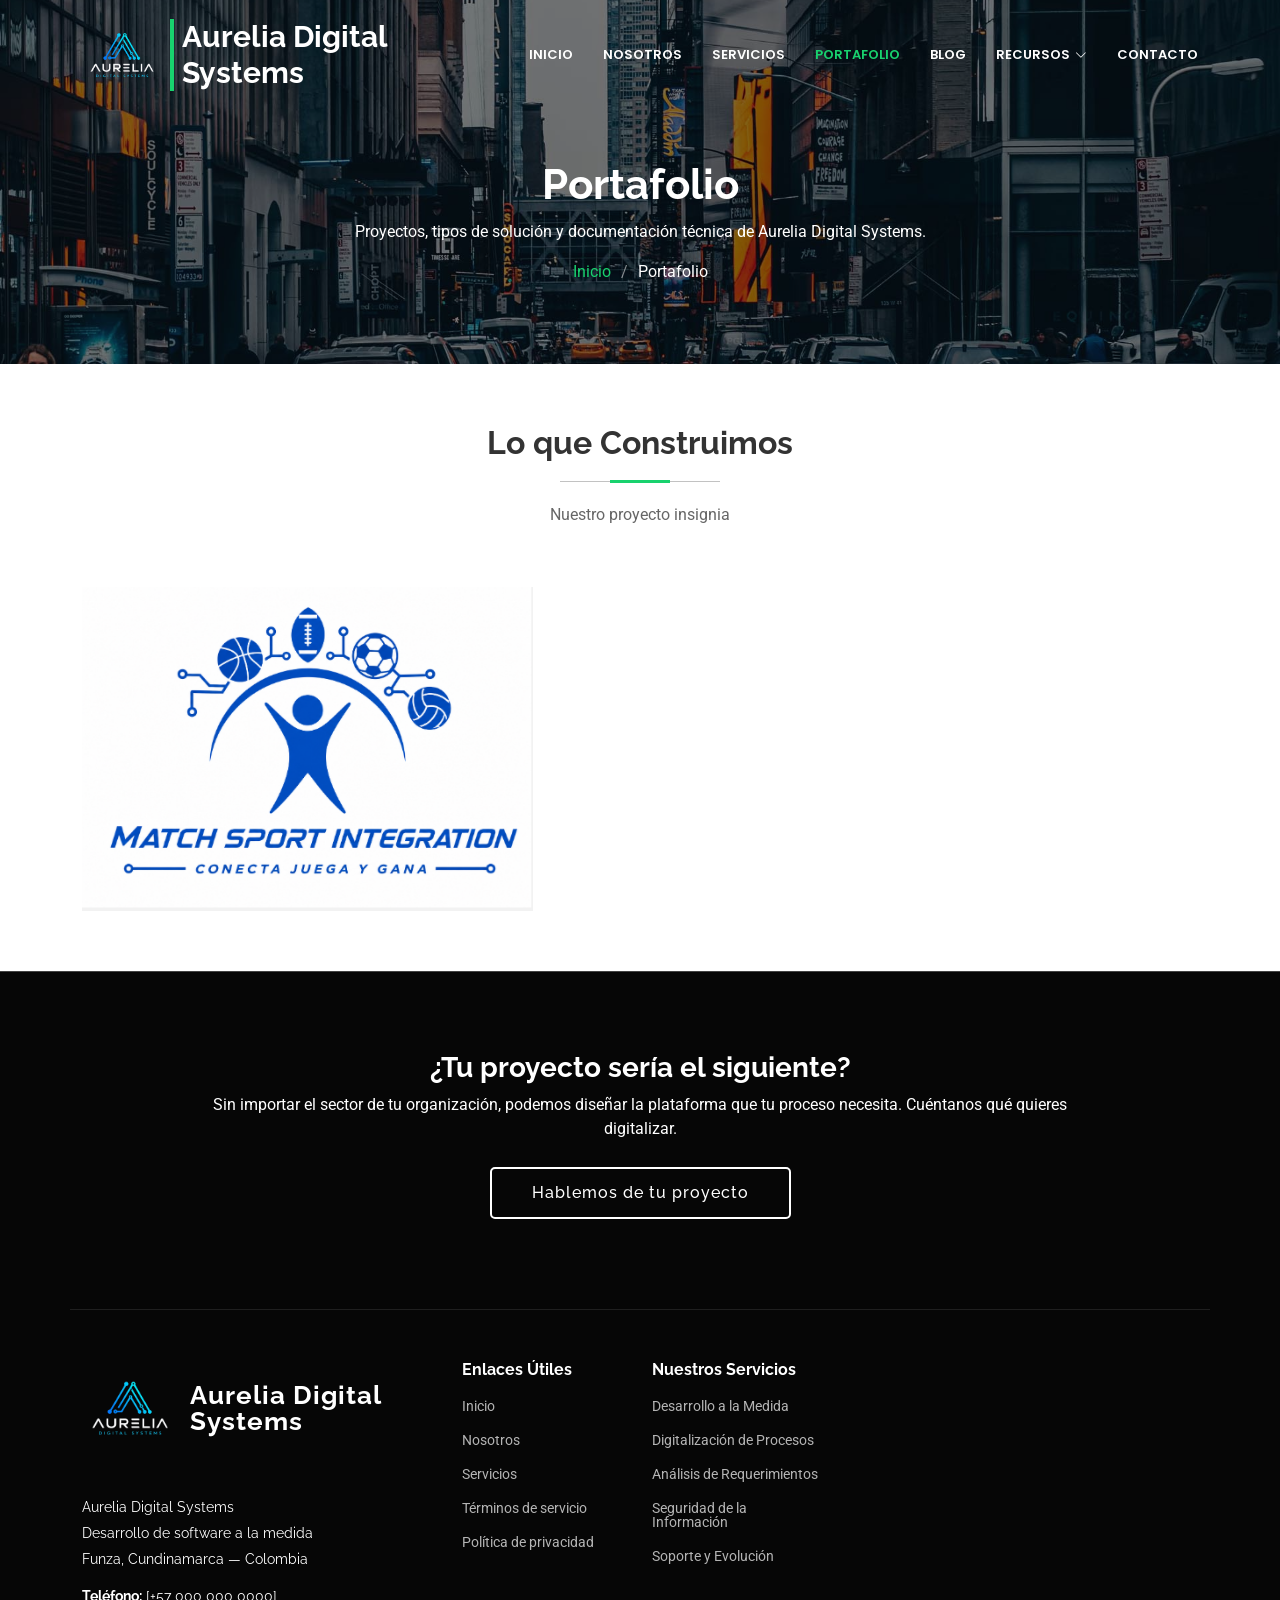
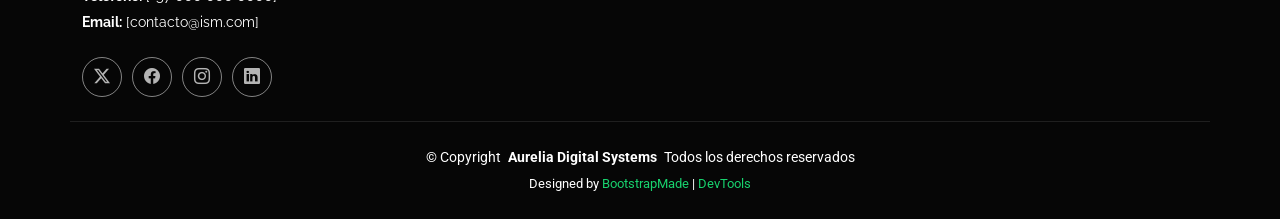
<file: portfolio.html>
<!DOCTYPE html>
<html lang="es">

<head>
  <meta charset="utf-8">
  <meta content="width=device-width, initial-scale=1.0" name="viewport">
  <title>Portafolio - Aurelia Digital Systems | Proyectos y Soluciones de Software</title>
  <meta name="description" content="Proyectos, tipos de solución y documentación técnica de Aurelia Digital Systems, incluyendo nuestro proyecto insignia Match Sport Integración.">
  <meta name="keywords" content="portafolio, proyectos, soluciones de software, casos, documentación">

  <!-- Favicons -->
  <link href="assets/img/favicon.png" rel="icon">
  <link href="assets/img/apple-touch-icon.png" rel="apple-touch-icon">

  <!-- Fonts -->
  <link href="https://fonts.googleapis.com" rel="preconnect">
  <link href="https://fonts.gstatic.com" rel="preconnect" crossorigin>
  <link href="https://fonts.googleapis.com/css2?family=Roboto:ital,wght@0,100;0,300;0,400;0,500;0,700;0,900;1,100;1,300;1,400;1,500;1,700;1,900&family=Poppins:ital,wght@0,100;0,200;0,300;0,400;0,500;0,600;0,700;0,800;0,900;1,100;1,200;1,300;1,400;1,500;1,600;1,700;1,800;1,900&family=Raleway:ital,wght@0,100;0,200;0,300;0,400;0,500;0,600;0,700;0,800;0,900;1,100;1,200;1,300;1,400;1,500;1,600;1,700;1,800;1,900&display=swap" rel="stylesheet">

  <!-- Vendor CSS Files -->
  <link href="assets/vendor/bootstrap/css/bootstrap.min.css" rel="stylesheet">
  <link href="assets/vendor/bootstrap-icons/bootstrap-icons.css" rel="stylesheet">
  <link href="assets/vendor/aos/aos.css" rel="stylesheet">
  <link href="assets/vendor/glightbox/css/glightbox.min.css" rel="stylesheet">
  <link href="assets/vendor/swiper/swiper-bundle.min.css" rel="stylesheet">

  <!-- Main CSS File -->
  <link href="assets/css/main.css" rel="stylesheet">
</head>

<body class="portfolio-page">

  <header id="header" class="header d-flex align-items-center fixed-top">
    <div class="container-fluid container-xl position-relative d-flex align-items-center justify-content-between">

      <a href="index.html" class="logo d-flex align-items-center">
        <img src="assets/img/logo-aurelia.png" alt="Logo de Aurelia Digital Systems">
        <h1 class="sitename">Aurelia Digital Systems</h1>
      </a>

      <nav id="navmenu" class="navmenu">
        <ul>
          <li><a href="index.html">Inicio</a></li>
          <li><a href="about.html">Nosotros</a></li>
          <li><a href="services.html">Servicios</a></li>
          <li><a href="portfolio.html" class="active">Portafolio</a></li>
          <li><a href="blog.html">Blog</a></li>
          <li class="dropdown"><a href="#"><span>Recursos</span> <i class="bi bi-chevron-down toggle-dropdown"></i></a>
            <ul>
              <li><a href="testimonials.html">Testimonios</a></li>
              <li><a href="faq.html">Preguntas Frecuentes</a></li>
              <li><a href="support.html">Soporte</a></li>
              <li><a href="terms.html">Términos y Condiciones</a></li>
            </ul>
          </li>
          <li><a href="contact.html">Contacto</a></li>
        </ul>
        <i class="mobile-nav-toggle d-xl-none bi bi-list"></i>
      </nav>

    </div>
  </header>

  <main class="main">

    <!-- Page Title -->
    <div class="page-title dark-background" data-aos="fade" style="background-image: url(assets/img/page-title-bg.jpg);">
      <div class="container position-relative">
        <h1>Portafolio</h1>
        <p>Proyectos, tipos de solución y documentación técnica de Aurelia Digital Systems.</p>
        <nav class="breadcrumbs">
          <ol>
            <li><a href="index.html">Inicio</a></li>
            <li class="current">Portafolio</li>
          </ol>
        </nav>
      </div>
    </div><!-- End Page Title -->

    <!-- Portfolio Section -->
    <section id="portfolio" class="portfolio section">

      <div class="container section-title" data-aos="fade-up">
        <h2>Lo que Construimos</h2>
        <p>Nuestro proyecto insignia</p>
      </div>

      <div class="container">

        <div class="isotope-layout" data-default-filter="*" data-layout="masonry" data-sort="original-order">

          <div class="row gy-4 isotope-container justify-content-center" data-aos="fade-up" data-aos-delay="100">

            <div class="col-lg-5 col-md-8 portfolio-item isotope-item filter-proyectos">
              <img src="assets/img/Match%20Sport%20Integration.PNG" class="img-fluid" style="background:#fff;" alt="Logo de Match Sport Integración">
              <div class="portfolio-info">
                <h4>Match Sport Integración</h4>
                <p>Proyecto insignia: gestión integral de escuelas deportivas</p>
                <a href="assets/img/Match%20Sport%20Integration.PNG" title="Match Sport Integración" data-gallery="portfolio-gallery-proyectos" class="glightbox preview-link"><i class="bi bi-zoom-in"></i></a>
                <a href="portfolio-details.html" title="Ver detalle" class="details-link"><i class="bi bi-link-45deg"></i></a>
              </div>
            </div><!-- End Portfolio Item -->

          </div><!-- End Portfolio Container -->

        </div>

      </div>

    </section><!-- /Portfolio Section -->

    <!-- Call To Action Section -->
    <section id="call-to-action" class="call-to-action section dark-background">

      <img src="assets/img/cta-bg.jpg" alt="">

      <div class="container">
        <div class="row justify-content-center" data-aos="zoom-in" data-aos-delay="100">
          <div class="col-xl-10">
            <div class="text-center">
              <h3>¿Tu proyecto sería el siguiente?</h3>
              <p>Sin importar el sector de tu organización, podemos diseñar la plataforma que tu proceso necesita. Cuéntanos qué quieres digitalizar.</p>
              <a class="cta-btn" href="contact.html">Hablemos de tu proyecto</a>
            </div>
          </div>
        </div>
      </div>

    </section><!-- /Call To Action Section -->

  </main>

  <footer id="footer" class="footer dark-background">

    <div class="container footer-top">
      <div class="row gy-4">
        <div class="col-lg-4 col-md-6 footer-about">
          <a href="index.html" class="logo d-flex align-items-center">
            <img src="assets/img/logo-aurelia.png" alt="Logo de Aurelia Digital Systems">
            <span class="sitename">Aurelia Digital Systems</span>
          </a>
          <div class="footer-contact pt-3">
            <p>Aurelia Digital Systems</p>
            <p>Desarrollo de software a la medida</p>
            <p>Funza, Cundinamarca — Colombia</p>
            <p class="mt-3"><strong>Teléfono:</strong> <span>[+57 000 000 0000]</span></p>
            <p><strong>Email:</strong> <span>[contacto@ism.com]</span></p>
          </div>
          <div class="social-links d-flex mt-4">
            <a href=""><i class="bi bi-twitter-x"></i></a>
            <a href=""><i class="bi bi-facebook"></i></a>
            <a href=""><i class="bi bi-instagram"></i></a>
            <a href=""><i class="bi bi-linkedin"></i></a>
          </div>
        </div>

        <div class="col-lg-2 col-md-3 footer-links">
          <h4>Enlaces Útiles</h4>
          <ul>
            <li><a href="index.html">Inicio</a></li>
            <li><a href="about.html">Nosotros</a></li>
            <li><a href="services.html">Servicios</a></li>
            <li><a href="terms.html">Términos de servicio</a></li>
            <li><a href="terms.html#privacidad">Política de privacidad</a></li>
          </ul>
        </div>

        <div class="col-lg-2 col-md-3 footer-links">
          <h4>Nuestros Servicios</h4>
          <ul>
            <li><a href="services.html#desarrollo">Desarrollo a la Medida</a></li>
            <li><a href="services.html#digitalizacion">Digitalización de Procesos</a></li>
            <li><a href="services.html#requerimientos">Análisis de Requerimientos</a></li>
            <li><a href="services.html#seguridad">Seguridad de la Información</a></li>
            <li><a href="services.html#soporte">Soporte y Evolución</a></li>

          </ul>
        </div>
      </div>
    </div>

    <div class="container copyright text-center mt-4">
      <p>© <span>Copyright</span> <strong class="px-1 sitename">Aurelia Digital Systems</strong> <span>Todos los derechos reservados</span></p>
      <div class="credits">
        Designed by <a href="https://bootstrapmade.com/">BootstrapMade</a> | <a href="https://bootstrapmade.com/tools/">DevTools</a>
      </div>
    </div>

  </footer>

  <a href="#" id="scroll-top" class="scroll-top d-flex align-items-center justify-content-center"><i class="bi bi-arrow-up-short"></i></a>

  <div id="preloader"></div>

  <script src="assets/vendor/bootstrap/js/bootstrap.bundle.min.js"></script>
  <script src="assets/vendor/php-email-form/validate.js"></script>
  <script src="assets/vendor/aos/aos.js"></script>
  <script src="assets/vendor/purecounter/purecounter_vanilla.js"></script>
  <script src="assets/vendor/glightbox/js/glightbox.min.js"></script>
  <script src="assets/vendor/imagesloaded/imagesloaded.pkgd.min.js"></script>
  <script src="assets/vendor/isotope-layout/isotope.pkgd.min.js"></script>
  <script src="assets/vendor/swiper/swiper-bundle.min.js"></script>

  <script src="assets/js/main.js"></script>

</body>

</html>
</file>
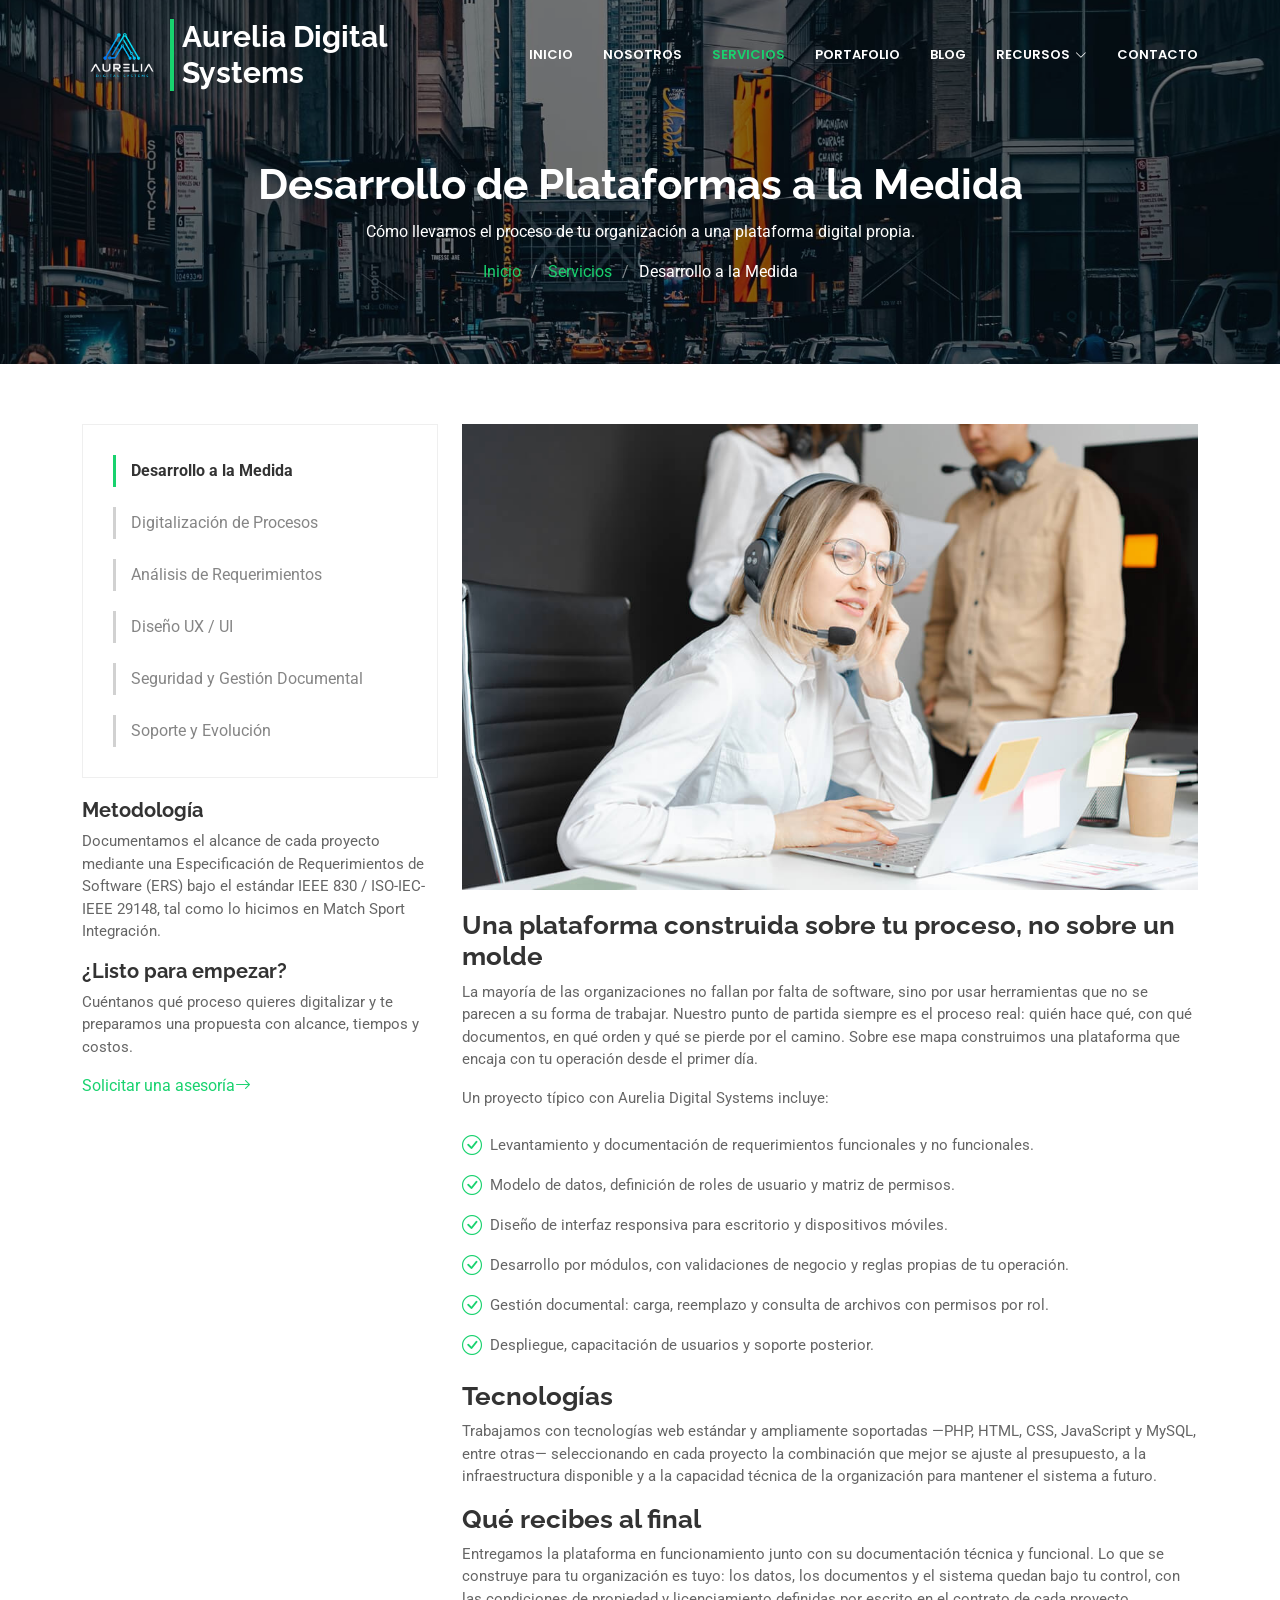
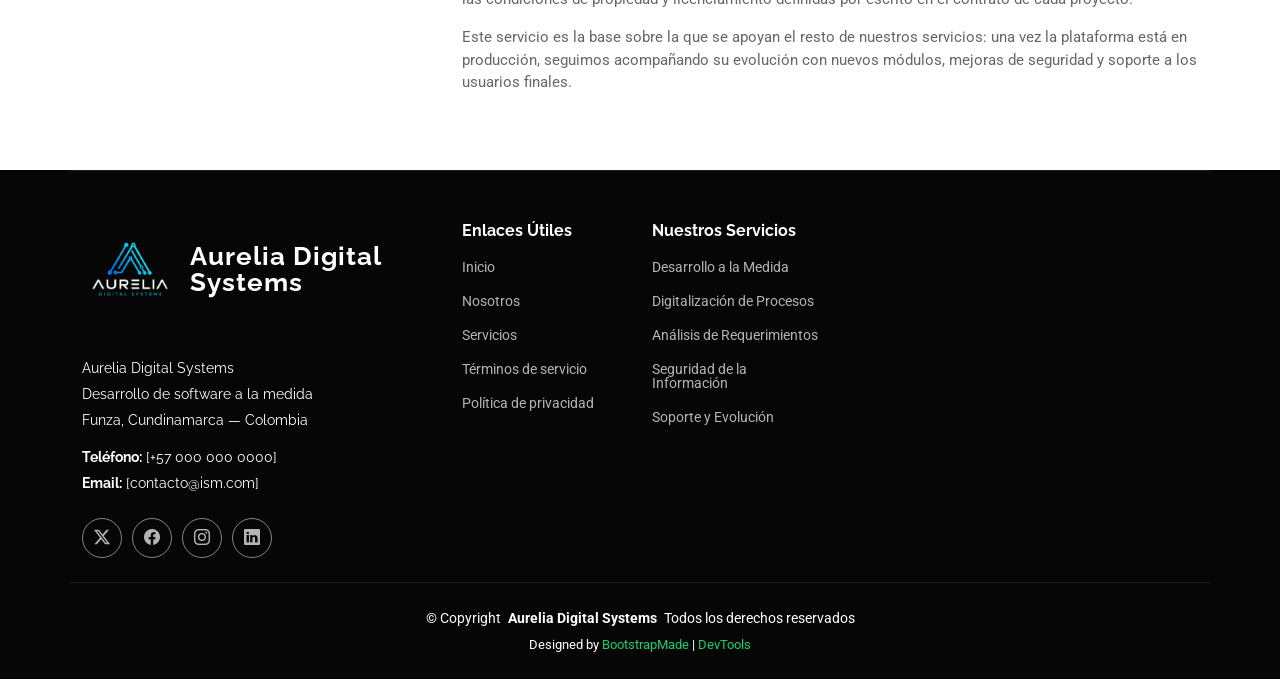
<file: service-details.html>
<!DOCTYPE html>
<html lang="es">

<head>
  <meta charset="utf-8">
  <meta content="width=device-width, initial-scale=1.0" name="viewport">
  <title>Desarrollo de Plataformas a la Medida - Aurelia Digital Systems</title>
  <meta name="description" content="Cómo desarrollamos plataformas digitales a la medida: del levantamiento de requerimientos a la puesta en producción.">
  <meta name="keywords" content="desarrollo a la medida, plataforma web, software empresarial, requerimientos">

  <!-- Favicons -->
  <link href="assets/img/favicon.png" rel="icon">
  <link href="assets/img/apple-touch-icon.png" rel="apple-touch-icon">

  <!-- Fonts -->
  <link href="https://fonts.googleapis.com" rel="preconnect">
  <link href="https://fonts.gstatic.com" rel="preconnect" crossorigin>
  <link href="https://fonts.googleapis.com/css2?family=Roboto:ital,wght@0,100;0,300;0,400;0,500;0,700;0,900;1,100;1,300;1,400;1,500;1,700;1,900&family=Poppins:ital,wght@0,100;0,200;0,300;0,400;0,500;0,600;0,700;0,800;0,900;1,100;1,200;1,300;1,400;1,500;1,600;1,700;1,800;1,900&family=Raleway:ital,wght@0,100;0,200;0,300;0,400;0,500;0,600;0,700;0,800;0,900;1,100;1,200;1,300;1,400;1,500;1,600;1,700;1,800;1,900&display=swap" rel="stylesheet">

  <!-- Vendor CSS Files -->
  <link href="assets/vendor/bootstrap/css/bootstrap.min.css" rel="stylesheet">
  <link href="assets/vendor/bootstrap-icons/bootstrap-icons.css" rel="stylesheet">
  <link href="assets/vendor/aos/aos.css" rel="stylesheet">
  <link href="assets/vendor/glightbox/css/glightbox.min.css" rel="stylesheet">
  <link href="assets/vendor/swiper/swiper-bundle.min.css" rel="stylesheet">

  <!-- Main CSS File -->
  <link href="assets/css/main.css" rel="stylesheet">
</head>

<body class="service-details-page">

  <header id="header" class="header d-flex align-items-center fixed-top">
    <div class="container-fluid container-xl position-relative d-flex align-items-center justify-content-between">

      <a href="index.html" class="logo d-flex align-items-center">
        <img src="assets/img/logo-aurelia.png" alt="Logo de Aurelia Digital Systems">
        <h1 class="sitename">Aurelia Digital Systems</h1>
      </a>

      <nav id="navmenu" class="navmenu">
        <ul>
          <li><a href="index.html">Inicio</a></li>
          <li><a href="about.html">Nosotros</a></li>
          <li><a href="services.html" class="active">Servicios</a></li>
          <li><a href="portfolio.html">Portafolio</a></li>
          <li><a href="blog.html">Blog</a></li>
          <li class="dropdown"><a href="#"><span>Recursos</span> <i class="bi bi-chevron-down toggle-dropdown"></i></a>
            <ul>
              <li><a href="testimonials.html">Testimonios</a></li>
              <li><a href="faq.html">Preguntas Frecuentes</a></li>
              <li><a href="support.html">Soporte</a></li>
              <li><a href="terms.html">Términos y Condiciones</a></li>
            </ul>
          </li>
          <li><a href="contact.html">Contacto</a></li>
        </ul>
        <i class="mobile-nav-toggle d-xl-none bi bi-list"></i>
      </nav>

    </div>
  </header>

  <main class="main">

    <!-- Page Title -->
    <div class="page-title dark-background" data-aos="fade" style="background-image: url(assets/img/page-title-bg.jpg);">
      <div class="container position-relative">
        <h1>Desarrollo de Plataformas a la Medida</h1>
        <p>Cómo llevamos el proceso de tu organización a una plataforma digital propia.</p>
        <nav class="breadcrumbs">
          <ol>
            <li><a href="index.html">Inicio</a></li>
            <li><a href="services.html">Servicios</a></li>
            <li class="current">Desarrollo a la Medida</li>
          </ol>
        </nav>
      </div>
    </div><!-- End Page Title -->

    <!-- Service Details Section -->
    <section id="service-details" class="service-details section">

      <div class="container">

        <div class="row gy-4">

          <div class="col-lg-4" data-aos="fade-up" data-aos-delay="100">
            <div class="services-list">
              <a href="services.html#desarrollo" class="active">Desarrollo a la Medida</a>
              <a href="services.html#digitalizacion">Digitalización de Procesos</a>
              <a href="services.html#requerimientos">Análisis de Requerimientos</a>
              <a href="services.html#uxui">Diseño UX / UI</a>
              <a href="services.html#seguridad">Seguridad y Gestión Documental</a>
              <a href="services.html#soporte">Soporte y Evolución</a>
            </div>

            <h4>Metodología</h4>
            <p>Documentamos el alcance de cada proyecto mediante una Especificación de Requerimientos de Software (ERS) bajo el estándar IEEE 830 / ISO-IEC-IEEE 29148, tal como lo hicimos en Match Sport Integración.</p>

            <h4>¿Listo para empezar?</h4>
            <p>Cuéntanos qué proceso quieres digitalizar y te preparamos una propuesta con alcance, tiempos y costos.</p>
            <a href="contact.html" class="read-more"><span>Solicitar una asesoría</span><i class="bi bi-arrow-right"></i></a>
          </div>

          <div class="col-lg-8" data-aos="fade-up" data-aos-delay="200">
            <img src="assets/img/services.jpg" alt="Desarrollo de una plataforma web a la medida" class="img-fluid services-img">
            <h3>Una plataforma construida sobre tu proceso, no sobre un molde</h3>
            <p>
              La mayoría de las organizaciones no fallan por falta de software, sino por usar herramientas que no se parecen a su forma de trabajar. Nuestro punto de partida siempre es el proceso real: quién hace qué, con qué documentos, en qué orden y qué se pierde por el camino. Sobre ese mapa construimos una plataforma que encaja con tu operación desde el primer día.
            </p>
            <p>Un proyecto típico con Aurelia Digital Systems incluye:</p>
            <ul>
              <li><i class="bi bi-check-circle"></i> <span>Levantamiento y documentación de requerimientos funcionales y no funcionales.</span></li>
              <li><i class="bi bi-check-circle"></i> <span>Modelo de datos, definición de roles de usuario y matriz de permisos.</span></li>
              <li><i class="bi bi-check-circle"></i> <span>Diseño de interfaz responsiva para escritorio y dispositivos móviles.</span></li>
              <li><i class="bi bi-check-circle"></i> <span>Desarrollo por módulos, con validaciones de negocio y reglas propias de tu operación.</span></li>
              <li><i class="bi bi-check-circle"></i> <span>Gestión documental: carga, reemplazo y consulta de archivos con permisos por rol.</span></li>
              <li><i class="bi bi-check-circle"></i> <span>Despliegue, capacitación de usuarios y soporte posterior.</span></li>
            </ul>
            <h3>Tecnologías</h3>
            <p>
              Trabajamos con tecnologías web estándar y ampliamente soportadas —PHP, HTML, CSS, JavaScript y MySQL, entre otras— seleccionando en cada proyecto la combinación que mejor se ajuste al presupuesto, a la infraestructura disponible y a la capacidad técnica de la organización para mantener el sistema a futuro.
            </p>
            <h3>Qué recibes al final</h3>
            <p>
              Entregamos la plataforma en funcionamiento junto con su documentación técnica y funcional. Lo que se construye para tu organización es tuyo: los datos, los documentos y el sistema quedan bajo tu control, con las condiciones de propiedad y licenciamiento definidas por escrito en el contrato de cada proyecto.
            </p>
            <p>
              Este servicio es la base sobre la que se apoyan el resto de nuestros servicios: una vez la plataforma está en producción, seguimos acompañando su evolución con nuevos módulos, mejoras de seguridad y soporte a los usuarios finales.
            </p>
          </div>

        </div>

      </div>

    </section><!-- /Service Details Section -->

  </main>

  <footer id="footer" class="footer dark-background">

    <div class="container footer-top">
      <div class="row gy-4">
        <div class="col-lg-4 col-md-6 footer-about">
          <a href="index.html" class="logo d-flex align-items-center">
            <img src="assets/img/logo-aurelia.png" alt="Logo de Aurelia Digital Systems">
            <span class="sitename">Aurelia Digital Systems</span>
          </a>
          <div class="footer-contact pt-3">
            <p>Aurelia Digital Systems</p>
            <p>Desarrollo de software a la medida</p>
            <p>Funza, Cundinamarca — Colombia</p>
            <p class="mt-3"><strong>Teléfono:</strong> <span>[+57 000 000 0000]</span></p>
            <p><strong>Email:</strong> <span>[contacto@ism.com]</span></p>
          </div>
          <div class="social-links d-flex mt-4">
            <a href=""><i class="bi bi-twitter-x"></i></a>
            <a href=""><i class="bi bi-facebook"></i></a>
            <a href=""><i class="bi bi-instagram"></i></a>
            <a href=""><i class="bi bi-linkedin"></i></a>
          </div>
        </div>

        <div class="col-lg-2 col-md-3 footer-links">
          <h4>Enlaces Útiles</h4>
          <ul>
            <li><a href="index.html">Inicio</a></li>
            <li><a href="about.html">Nosotros</a></li>
            <li><a href="services.html">Servicios</a></li>
            <li><a href="terms.html">Términos de servicio</a></li>
            <li><a href="terms.html#privacidad">Política de privacidad</a></li>
          </ul>
        </div>

        <div class="col-lg-2 col-md-3 footer-links">
          <h4>Nuestros Servicios</h4>
          <ul>
            <li><a href="services.html#desarrollo">Desarrollo a la Medida</a></li>
            <li><a href="services.html#digitalizacion">Digitalización de Procesos</a></li>
            <li><a href="services.html#requerimientos">Análisis de Requerimientos</a></li>
            <li><a href="services.html#seguridad">Seguridad de la Información</a></li>
            <li><a href="services.html#soporte">Soporte y Evolución</a></li>

          </ul>
        </div>
      </div>
    </div>

    <div class="container copyright text-center mt-4">
      <p>© <span>Copyright</span> <strong class="px-1 sitename">Aurelia Digital Systems</strong> <span>Todos los derechos reservados</span></p>
      <div class="credits">
        Designed by <a href="https://bootstrapmade.com/">BootstrapMade</a> | <a href="https://bootstrapmade.com/tools/">DevTools</a>
      </div>
    </div>

  </footer>

  <a href="#" id="scroll-top" class="scroll-top d-flex align-items-center justify-content-center"><i class="bi bi-arrow-up-short"></i></a>

  <div id="preloader"></div>

  <script src="assets/vendor/bootstrap/js/bootstrap.bundle.min.js"></script>
  <script src="assets/vendor/php-email-form/validate.js"></script>
  <script src="assets/vendor/aos/aos.js"></script>
  <script src="assets/vendor/purecounter/purecounter_vanilla.js"></script>
  <script src="assets/vendor/glightbox/js/glightbox.min.js"></script>
  <script src="assets/vendor/imagesloaded/imagesloaded.pkgd.min.js"></script>
  <script src="assets/vendor/isotope-layout/isotope.pkgd.min.js"></script>
  <script src="assets/vendor/swiper/swiper-bundle.min.js"></script>

  <script src="assets/js/main.js"></script>

</body>

</html>
</file>
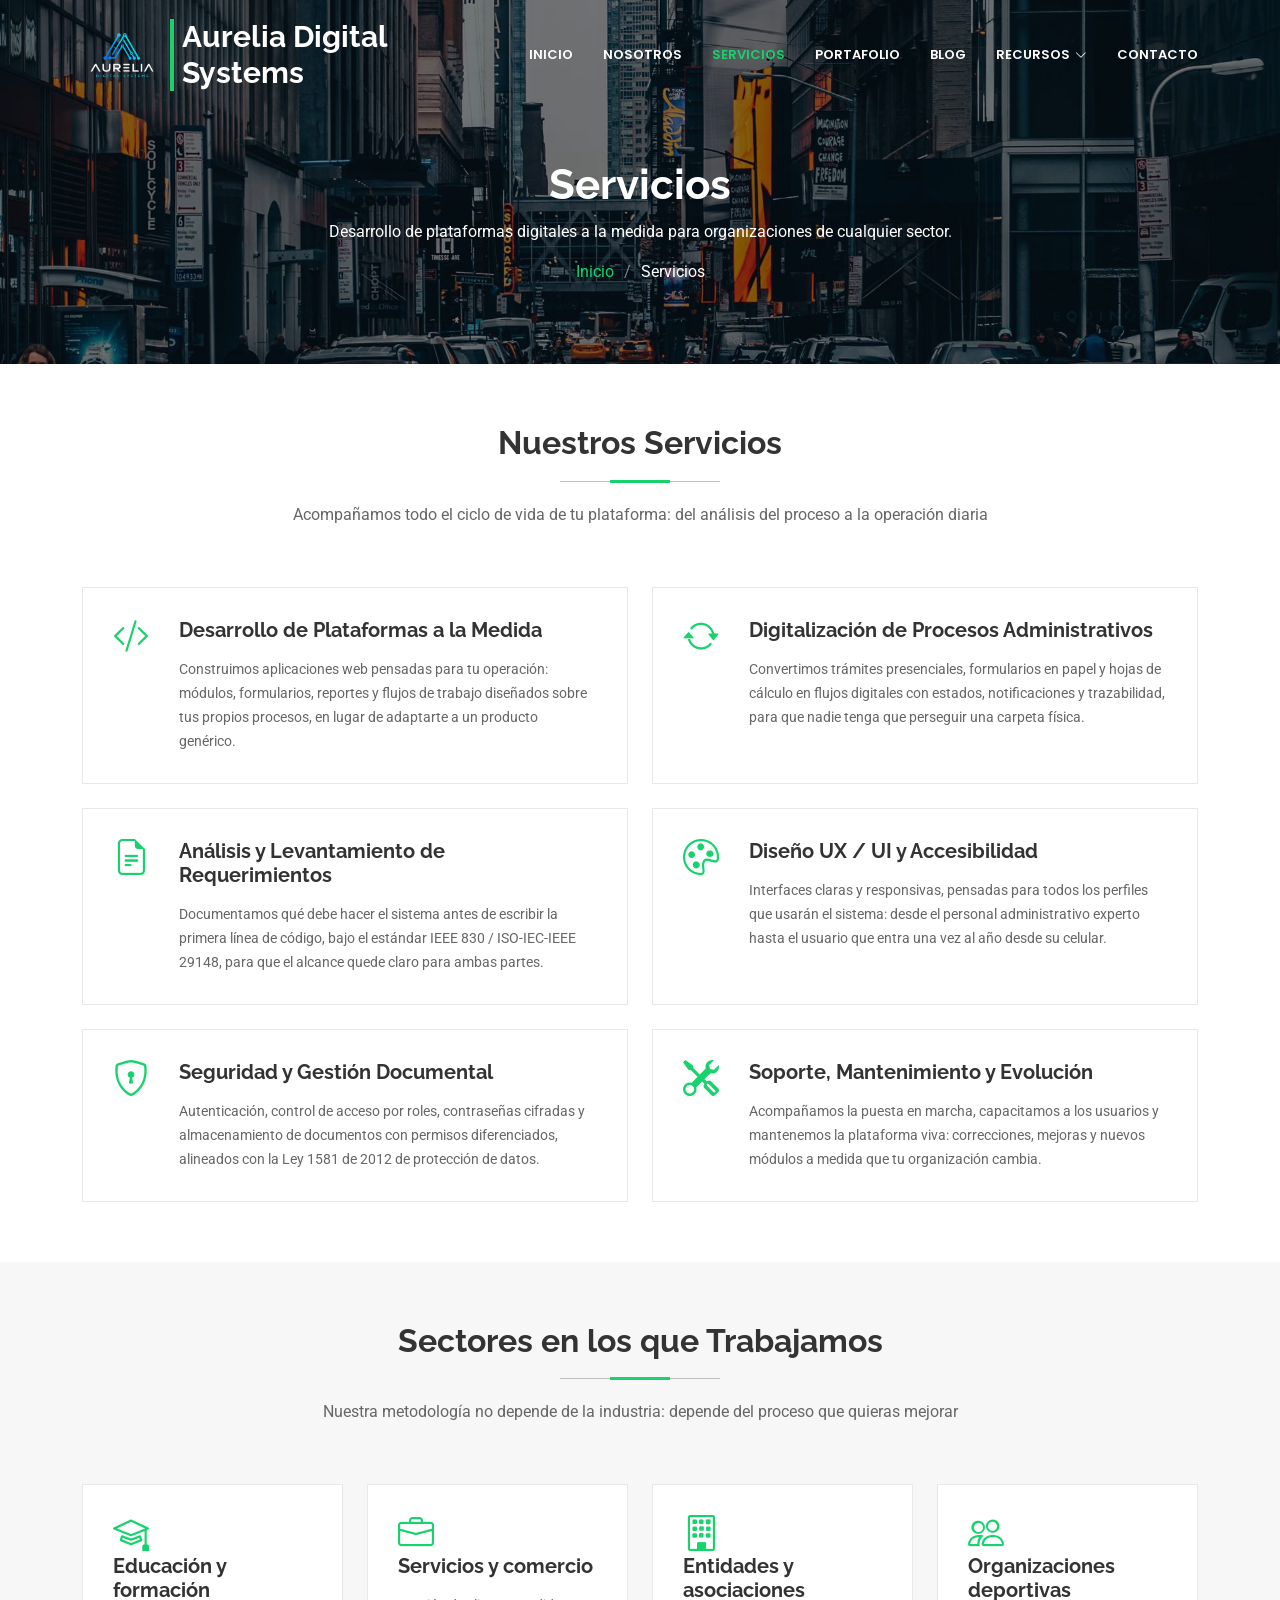
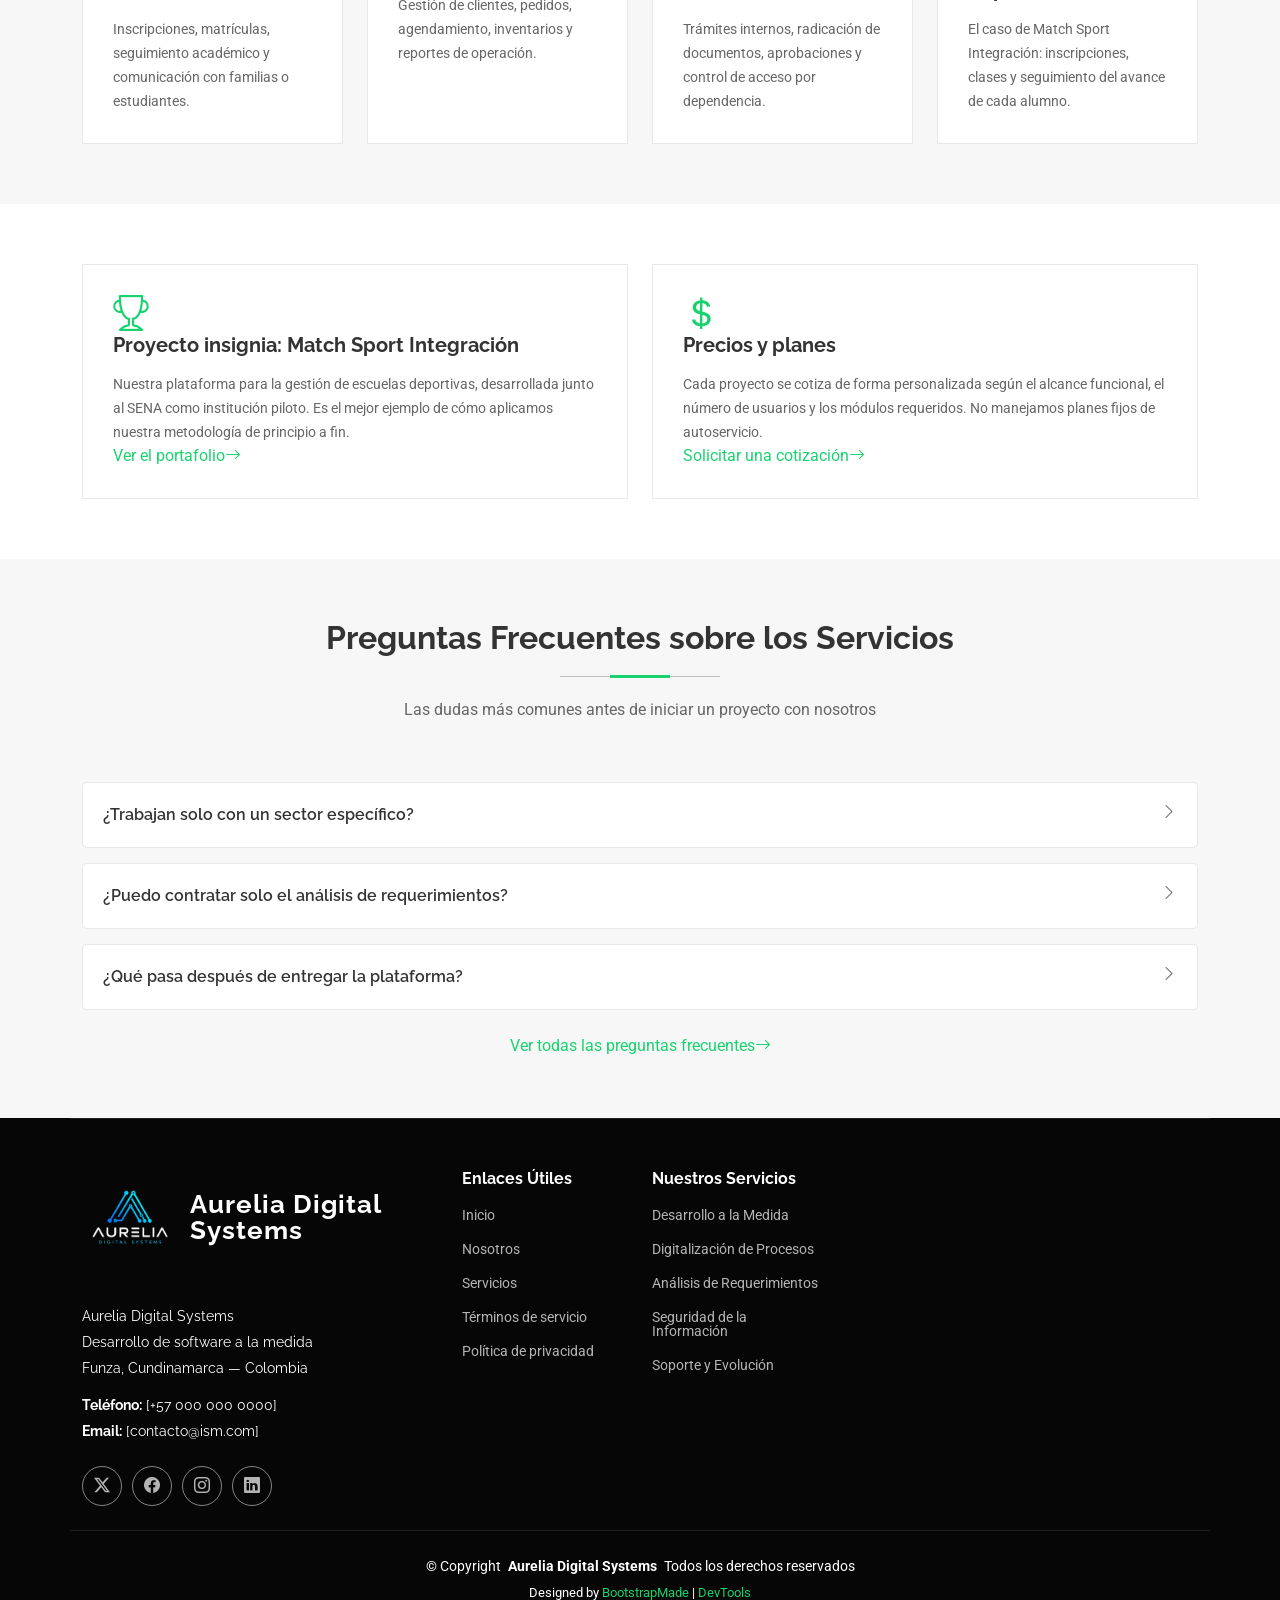
<file: services.html>
<!DOCTYPE html>
<html lang="es">

<head>
  <meta charset="utf-8">
  <meta content="width=device-width, initial-scale=1.0" name="viewport">
  <title>Servicios - Aurelia Digital Systems | Desarrollo de Software a la Medida</title>
  <meta name="description" content="Desarrollo de plataformas web a la medida, digitalización de procesos administrativos, análisis de requerimientos, diseño UX/UI, seguridad de la información y soporte.">
  <meta name="keywords" content="servicios, desarrollo de software, digitalización de procesos, análisis de requerimientos, UX UI, soporte">

  <!-- Favicons -->
  <link href="assets/img/favicon.png" rel="icon">
  <link href="assets/img/apple-touch-icon.png" rel="apple-touch-icon">

  <!-- Fonts -->
  <link href="https://fonts.googleapis.com" rel="preconnect">
  <link href="https://fonts.gstatic.com" rel="preconnect" crossorigin>
  <link href="https://fonts.googleapis.com/css2?family=Roboto:ital,wght@0,100;0,300;0,400;0,500;0,700;0,900;1,100;1,300;1,400;1,500;1,700;1,900&family=Poppins:ital,wght@0,100;0,200;0,300;0,400;0,500;0,600;0,700;0,800;0,900;1,100;1,200;1,300;1,400;1,500;1,600;1,700;1,800;1,900&family=Raleway:ital,wght@0,100;0,200;0,300;0,400;0,500;0,600;0,700;0,800;0,900;1,100;1,200;1,300;1,400;1,500;1,600;1,700;1,800;1,900&display=swap" rel="stylesheet">

  <!-- Vendor CSS Files -->
  <link href="assets/vendor/bootstrap/css/bootstrap.min.css" rel="stylesheet">
  <link href="assets/vendor/bootstrap-icons/bootstrap-icons.css" rel="stylesheet">
  <link href="assets/vendor/aos/aos.css" rel="stylesheet">
  <link href="assets/vendor/glightbox/css/glightbox.min.css" rel="stylesheet">
  <link href="assets/vendor/swiper/swiper-bundle.min.css" rel="stylesheet">

  <!-- Main CSS File -->
  <link href="assets/css/main.css" rel="stylesheet">
</head>

<body class="services-page">

  <header id="header" class="header d-flex align-items-center fixed-top">
    <div class="container-fluid container-xl position-relative d-flex align-items-center justify-content-between">

      <a href="index.html" class="logo d-flex align-items-center">
        <img src="assets/img/logo-aurelia.png" alt="Logo de Aurelia Digital Systems">
        <h1 class="sitename">Aurelia Digital Systems</h1>
      </a>

      <nav id="navmenu" class="navmenu">
        <ul>
          <li><a href="index.html">Inicio</a></li>
          <li><a href="about.html">Nosotros</a></li>
          <li><a href="services.html" class="active">Servicios</a></li>
          <li><a href="portfolio.html">Portafolio</a></li>
          <li><a href="blog.html">Blog</a></li>
          <li class="dropdown"><a href="#"><span>Recursos</span> <i class="bi bi-chevron-down toggle-dropdown"></i></a>
            <ul>
              <li><a href="testimonials.html">Testimonios</a></li>
              <li><a href="faq.html">Preguntas Frecuentes</a></li>
              <li><a href="support.html">Soporte</a></li>
              <li><a href="terms.html">Términos y Condiciones</a></li>
            </ul>
          </li>
          <li><a href="contact.html">Contacto</a></li>
        </ul>
        <i class="mobile-nav-toggle d-xl-none bi bi-list"></i>
      </nav>

    </div>
  </header>

  <main class="main">

    <!-- Page Title -->
    <div class="page-title dark-background" data-aos="fade" style="background-image: url(assets/img/page-title-bg.jpg);">
      <div class="container position-relative">
        <h1>Servicios</h1>
        <p>Desarrollo de plataformas digitales a la medida para organizaciones de cualquier sector.</p>
        <nav class="breadcrumbs">
          <ol>
            <li><a href="index.html">Inicio</a></li>
            <li class="current">Servicios</li>
          </ol>
        </nav>
      </div>
    </div><!-- End Page Title -->

    <!-- Services Section -->
    <section id="services" class="services section">

      <div class="container section-title" data-aos="fade-up">
        <h2>Nuestros Servicios</h2>
        <p>Acompañamos todo el ciclo de vida de tu plataforma: del análisis del proceso a la operación diaria</p>
      </div>

      <div class="container">
        <div class="row gy-4">

          <div class="col-md-6" id="desarrollo" data-aos="fade-up" data-aos-delay="100">
            <div class="service-item d-flex position-relative h-100">
              <i class="bi bi-code-slash icon flex-shrink-0"></i>
              <div>
                <h4 class="title"><a href="service-details.html" class="stretched-link">Desarrollo de Plataformas a la Medida</a></h4>
                <p class="description">Construimos aplicaciones web pensadas para tu operación: módulos, formularios, reportes y flujos de trabajo diseñados sobre tus propios procesos, en lugar de adaptarte a un producto genérico.</p>
              </div>
            </div>
          </div><!-- End Service Item -->

          <div class="col-md-6" id="digitalizacion" data-aos="fade-up" data-aos-delay="200">
            <div class="service-item d-flex position-relative h-100">
              <i class="bi bi-arrow-repeat icon flex-shrink-0"></i>
              <div>
                <h4 class="title"><a href="service-details.html" class="stretched-link">Digitalización de Procesos Administrativos</a></h4>
                <p class="description">Convertimos trámites presenciales, formularios en papel y hojas de cálculo en flujos digitales con estados, notificaciones y trazabilidad, para que nadie tenga que perseguir una carpeta física.</p>
              </div>
            </div>
          </div><!-- End Service Item -->

          <div class="col-md-6" id="requerimientos" data-aos="fade-up" data-aos-delay="300">
            <div class="service-item d-flex position-relative h-100">
              <i class="bi bi-file-earmark-text icon flex-shrink-0"></i>
              <div>
                <h4 class="title"><a href="service-details.html" class="stretched-link">Análisis y Levantamiento de Requerimientos</a></h4>
                <p class="description">Documentamos qué debe hacer el sistema antes de escribir la primera línea de código, bajo el estándar IEEE 830 / ISO-IEC-IEEE 29148, para que el alcance quede claro para ambas partes.</p>
              </div>
            </div>
          </div><!-- End Service Item -->

          <div class="col-md-6" id="uxui" data-aos="fade-up" data-aos-delay="400">
            <div class="service-item d-flex position-relative h-100">
              <i class="bi bi-palette icon flex-shrink-0"></i>
              <div>
                <h4 class="title"><a href="service-details.html" class="stretched-link">Diseño UX / UI y Accesibilidad</a></h4>
                <p class="description">Interfaces claras y responsivas, pensadas para todos los perfiles que usarán el sistema: desde el personal administrativo experto hasta el usuario que entra una vez al año desde su celular.</p>
              </div>
            </div>
          </div><!-- End Service Item -->

          <div class="col-md-6" id="seguridad" data-aos="fade-up" data-aos-delay="500">
            <div class="service-item d-flex position-relative h-100">
              <i class="bi bi-shield-lock icon flex-shrink-0"></i>
              <div>
                <h4 class="title"><a href="service-details.html" class="stretched-link">Seguridad y Gestión Documental</a></h4>
                <p class="description">Autenticación, control de acceso por roles, contraseñas cifradas y almacenamiento de documentos con permisos diferenciados, alineados con la Ley 1581 de 2012 de protección de datos.</p>
              </div>
            </div>
          </div><!-- End Service Item -->

          <div class="col-md-6" id="soporte" data-aos="fade-up" data-aos-delay="600">
            <div class="service-item d-flex position-relative h-100">
              <i class="bi bi-tools icon flex-shrink-0"></i>
              <div>
                <h4 class="title"><a href="service-details.html" class="stretched-link">Soporte, Mantenimiento y Evolución</a></h4>
                <p class="description">Acompañamos la puesta en marcha, capacitamos a los usuarios y mantenemos la plataforma viva: correcciones, mejoras y nuevos módulos a medida que tu organización cambia.</p>
              </div>
            </div>
          </div><!-- End Service Item -->

        </div>
      </div>

    </section><!-- /Services Section -->

    <!-- Sectores Section -->
    <section id="sectores" class="services section light-background">

      <div class="container section-title" data-aos="fade-up">
        <h2>Sectores en los que Trabajamos</h2>
        <p>Nuestra metodología no depende de la industria: depende del proceso que quieras mejorar</p>
      </div>

      <div class="container">
        <div class="row gy-4">

          <div class="col-lg-3 col-md-6" data-aos="fade-up" data-aos-delay="100">
            <div class="service-item position-relative h-100">
              <i class="bi bi-mortarboard icon"></i>
              <h4 class="title">Educación y formación</h4>
              <p class="description">Inscripciones, matrículas, seguimiento académico y comunicación con familias o estudiantes.</p>
            </div>
          </div>

          <div class="col-lg-3 col-md-6" data-aos="fade-up" data-aos-delay="200">
            <div class="service-item position-relative h-100">
              <i class="bi bi-briefcase icon"></i>
              <h4 class="title">Servicios y comercio</h4>
              <p class="description">Gestión de clientes, pedidos, agendamiento, inventarios y reportes de operación.</p>
            </div>
          </div>

          <div class="col-lg-3 col-md-6" data-aos="fade-up" data-aos-delay="300">
            <div class="service-item position-relative h-100">
              <i class="bi bi-building icon"></i>
              <h4 class="title">Entidades y asociaciones</h4>
              <p class="description">Trámites internos, radicación de documentos, aprobaciones y control de acceso por dependencia.</p>
            </div>
          </div>

          <div class="col-lg-3 col-md-6" data-aos="fade-up" data-aos-delay="400">
            <div class="service-item position-relative h-100">
              <i class="bi bi-people icon"></i>
              <h4 class="title">Organizaciones deportivas</h4>
              <p class="description">El caso de Match Sport Integración: inscripciones, clases y seguimiento del avance de cada alumno.</p>
            </div>
          </div>

        </div>
      </div>
    </section><!-- /Sectores Section -->

    <!-- Case Study / Pricing Section -->
    <section id="planes" class="services section">
      <div class="container">
        <div class="row gy-4 align-items-stretch">

          <div class="col-lg-6" data-aos="fade-up" data-aos-delay="100">
            <div class="service-item position-relative h-100">
              <i class="bi bi-trophy icon"></i>
              <h4 class="title">Proyecto insignia: Match Sport Integración</h4>
              <p class="description">Nuestra plataforma para la gestión de escuelas deportivas, desarrollada junto al SENA como institución piloto. Es el mejor ejemplo de cómo aplicamos nuestra metodología de principio a fin.</p>
              <a href="portfolio.html" class="read-more"><span>Ver el portafolio</span><i class="bi bi-arrow-right"></i></a>
            </div>
          </div><!-- End Item -->

          <div class="col-lg-6" data-aos="fade-up" data-aos-delay="200">
            <div class="service-item position-relative h-100">
              <i class="bi bi-currency-dollar icon"></i>
              <h4 class="title">Precios y planes</h4>
              <p class="description">Cada proyecto se cotiza de forma personalizada según el alcance funcional, el número de usuarios y los módulos requeridos. No manejamos planes fijos de autoservicio.</p>
              <a href="contact.html" class="read-more"><span>Solicitar una cotización</span><i class="bi bi-arrow-right"></i></a>
            </div>
          </div><!-- End Item -->

        </div>
      </div>
    </section><!-- /Case Study / Pricing Section -->

    <!-- FAQs Section -->
    <section id="faq" class="faq section light-background">

      <div class="container section-title" data-aos="fade-up">
        <h2>Preguntas Frecuentes sobre los Servicios</h2>
        <p>Las dudas más comunes antes de iniciar un proyecto con nosotros</p>
      </div>

      <div class="container">
        <div class="row">
          <div class="col-lg-12" data-aos="fade-up" data-aos-delay="100">
            <div class="faq-container">

              <div class="faq-item">
                <h3>¿Trabajan solo con un sector específico?</h3>
                <div class="faq-content">
                  <p>No. Desarrollamos plataformas a la medida para organizaciones de cualquier sector. Nuestro proyecto insignia pertenece al ámbito deportivo, pero la metodología que aplicamos —analizar el proceso, documentarlo y construir sobre él— es la misma en educación, servicios, comercio o entidades públicas y privadas.</p>
                </div>
                <i class="faq-toggle bi bi-chevron-right"></i>
              </div>

              <div class="faq-item">
                <h3>¿Puedo contratar solo el análisis de requerimientos?</h3>
                <div class="faq-content">
                  <p>Sí. Puedes contratar únicamente el levantamiento y la documentación del alcance; ese entregable te sirve incluso si después decides construir el sistema con otro equipo.</p>
                </div>
                <i class="faq-toggle bi bi-chevron-right"></i>
              </div>

              <div class="faq-item">
                <h3>¿Qué pasa después de entregar la plataforma?</h3>
                <div class="faq-content">
                  <p>Acompañamos el despliegue y la capacitación de los usuarios, y ofrecemos soporte y mantenimiento continuo para corregir, mejorar y añadir módulos a medida que tu operación evoluciona.</p>
                </div>
                <i class="faq-toggle bi bi-chevron-right"></i>
              </div>

            </div>
          </div>
        </div>

        <div class="text-center mt-4" data-aos="fade-up">
          <a href="faq.html" class="read-more"><span>Ver todas las preguntas frecuentes</span><i class="bi bi-arrow-right"></i></a>
        </div>
      </div>

    </section><!-- /FAQs Section -->

  </main>

  <footer id="footer" class="footer dark-background">

    <div class="container footer-top">
      <div class="row gy-4">
        <div class="col-lg-4 col-md-6 footer-about">
          <a href="index.html" class="logo d-flex align-items-center">
            <img src="assets/img/logo-aurelia.png" alt="Logo de Aurelia Digital Systems">
            <span class="sitename">Aurelia Digital Systems</span>
          </a>
          <div class="footer-contact pt-3">
            <p>Aurelia Digital Systems</p>
            <p>Desarrollo de software a la medida</p>
            <p>Funza, Cundinamarca — Colombia</p>
            <p class="mt-3"><strong>Teléfono:</strong> <span>[+57 000 000 0000]</span></p>
            <p><strong>Email:</strong> <span>[contacto@ism.com]</span></p>
          </div>
          <div class="social-links d-flex mt-4">
            <a href=""><i class="bi bi-twitter-x"></i></a>
            <a href=""><i class="bi bi-facebook"></i></a>
            <a href=""><i class="bi bi-instagram"></i></a>
            <a href=""><i class="bi bi-linkedin"></i></a>
          </div>
        </div>

        <div class="col-lg-2 col-md-3 footer-links">
          <h4>Enlaces Útiles</h4>
          <ul>
            <li><a href="index.html">Inicio</a></li>
            <li><a href="about.html">Nosotros</a></li>
            <li><a href="services.html">Servicios</a></li>
            <li><a href="terms.html">Términos de servicio</a></li>
            <li><a href="terms.html#privacidad">Política de privacidad</a></li>
          </ul>
        </div>

        <div class="col-lg-2 col-md-3 footer-links">
          <h4>Nuestros Servicios</h4>
          <ul>
            <li><a href="services.html#desarrollo">Desarrollo a la Medida</a></li>
            <li><a href="services.html#digitalizacion">Digitalización de Procesos</a></li>
            <li><a href="services.html#requerimientos">Análisis de Requerimientos</a></li>
            <li><a href="services.html#seguridad">Seguridad de la Información</a></li>
            <li><a href="services.html#soporte">Soporte y Evolución</a></li>

          </ul>
        </div>
      </div>
    </div>

    <div class="container copyright text-center mt-4">
      <p>© <span>Copyright</span> <strong class="px-1 sitename">Aurelia Digital Systems</strong> <span>Todos los derechos reservados</span></p>
      <div class="credits">
        Designed by <a href="https://bootstrapmade.com/">BootstrapMade</a> | <a href="https://bootstrapmade.com/tools/">DevTools</a>
      </div>
    </div>

  </footer>

  <a href="#" id="scroll-top" class="scroll-top d-flex align-items-center justify-content-center"><i class="bi bi-arrow-up-short"></i></a>

  <div id="preloader"></div>

  <script src="assets/vendor/bootstrap/js/bootstrap.bundle.min.js"></script>
  <script src="assets/vendor/php-email-form/validate.js"></script>
  <script src="assets/vendor/aos/aos.js"></script>
  <script src="assets/vendor/purecounter/purecounter_vanilla.js"></script>
  <script src="assets/vendor/glightbox/js/glightbox.min.js"></script>
  <script src="assets/vendor/imagesloaded/imagesloaded.pkgd.min.js"></script>
  <script src="assets/vendor/isotope-layout/isotope.pkgd.min.js"></script>
  <script src="assets/vendor/swiper/swiper-bundle.min.js"></script>

  <script src="assets/js/main.js"></script>

</body>

</html>
</file>
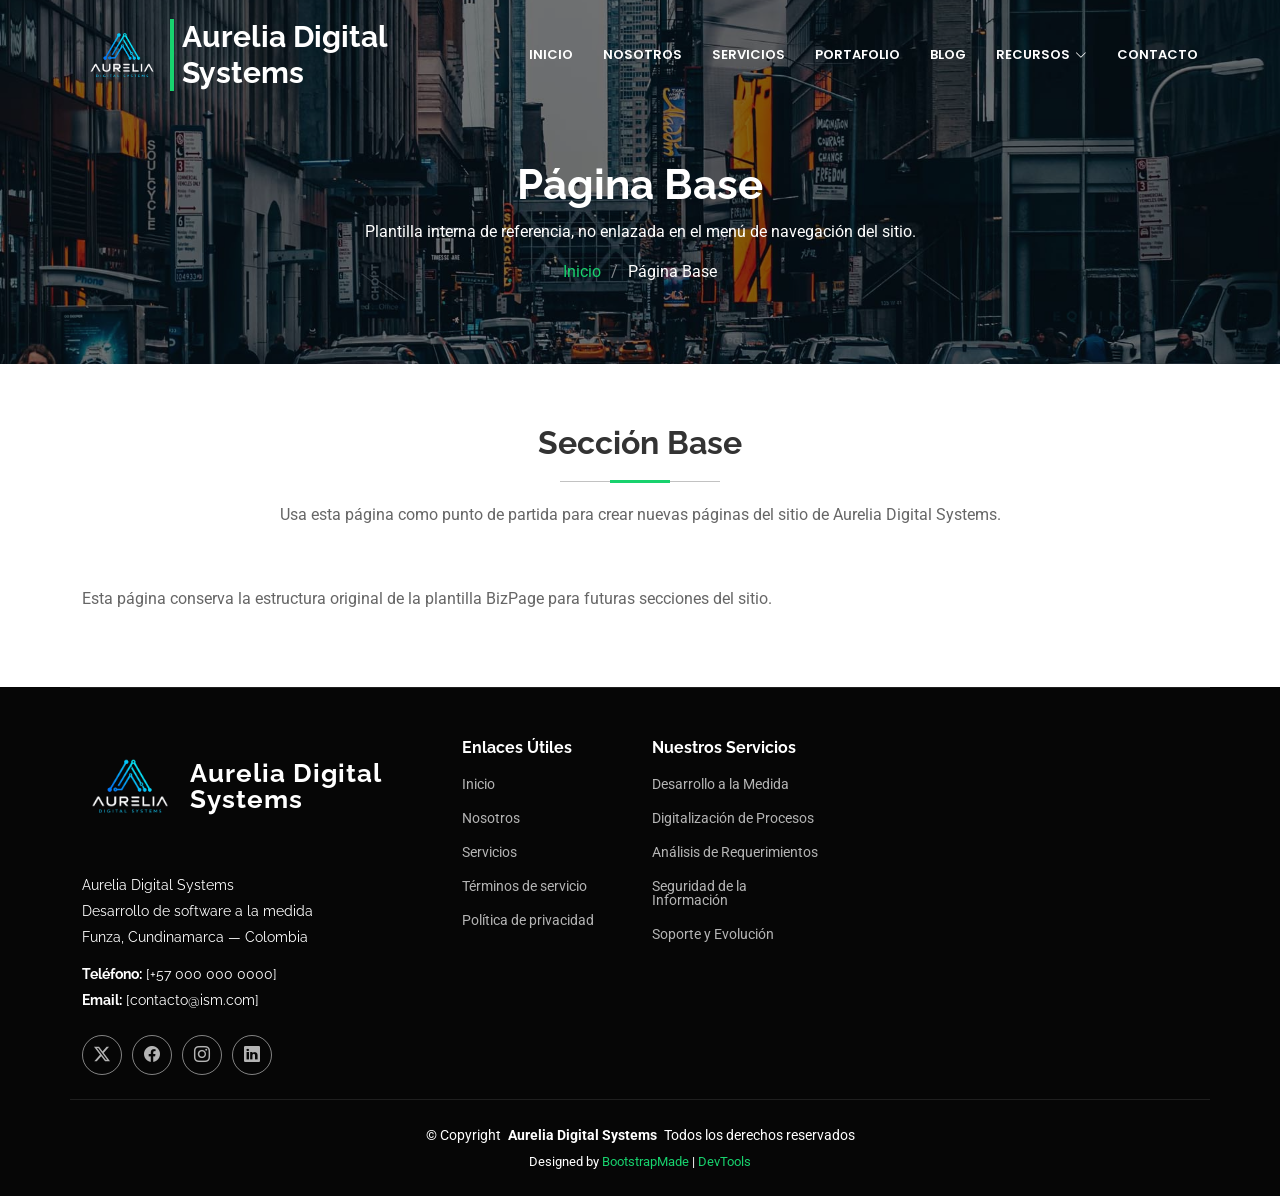
<file: starter-page.html>
<!DOCTYPE html>
<html lang="es">

<head>
  <meta charset="utf-8">
  <meta content="width=device-width, initial-scale=1.0" name="viewport">
  <title>Página Base - Aurelia Digital Systems (plantilla interna, no enlazada en el menú)</title>
  <meta name="description" content="">
  <meta name="keywords" content="">

  <!-- Favicons -->
  <link href="assets/img/favicon.png" rel="icon">
  <link href="assets/img/apple-touch-icon.png" rel="apple-touch-icon">

  <!-- Fonts -->
  <link href="https://fonts.googleapis.com" rel="preconnect">
  <link href="https://fonts.gstatic.com" rel="preconnect" crossorigin>
  <link href="https://fonts.googleapis.com/css2?family=Roboto:ital,wght@0,100;0,300;0,400;0,500;0,700;0,900;1,100;1,300;1,400;1,500;1,700;1,900&family=Poppins:ital,wght@0,100;0,200;0,300;0,400;0,500;0,600;0,700;0,800;0,900;1,100;1,200;1,300;1,400;1,500;1,600;1,700;1,800;1,900&family=Raleway:ital,wght@0,100;0,200;0,300;0,400;0,500;0,600;0,700;0,800;0,900;1,100;1,200;1,300;1,400;1,500;1,600;1,700;1,800;1,900&display=swap" rel="stylesheet">

  <!-- Vendor CSS Files -->
  <link href="assets/vendor/bootstrap/css/bootstrap.min.css" rel="stylesheet">
  <link href="assets/vendor/bootstrap-icons/bootstrap-icons.css" rel="stylesheet">
  <link href="assets/vendor/aos/aos.css" rel="stylesheet">
  <link href="assets/vendor/glightbox/css/glightbox.min.css" rel="stylesheet">
  <link href="assets/vendor/swiper/swiper-bundle.min.css" rel="stylesheet">

  <!-- Main CSS File -->
  <link href="assets/css/main.css" rel="stylesheet">

  <!-- =======================================================
  * Template Name: BizPage
  * Template URL: https://bootstrapmade.com/bizpage-bootstrap-business-template/
  * Updated: Aug 07 2024 with Bootstrap v5.3.3
  * Author: BootstrapMade.com
  * License: https://bootstrapmade.com/license/
  ======================================================== -->
</head>

<body class="starter-page-page">

  <header id="header" class="header d-flex align-items-center fixed-top">
    <div class="container-fluid container-xl position-relative d-flex align-items-center justify-content-between">

      <a href="index.html" class="logo d-flex align-items-center">
        <img src="assets/img/logo-aurelia.png" alt="Logo de Aurelia Digital Systems">
        <h1 class="sitename">Aurelia Digital Systems</h1>
      </a>

      <nav id="navmenu" class="navmenu">
        <ul>
          <li><a href="index.html">Inicio</a></li>
          <li><a href="about.html">Nosotros</a></li>
          <li><a href="services.html">Servicios</a></li>
          <li><a href="portfolio.html">Portafolio</a></li>
          <li><a href="blog.html">Blog</a></li>
          <li class="dropdown"><a href="#"><span>Recursos</span> <i class="bi bi-chevron-down toggle-dropdown"></i></a>
            <ul>
              <li><a href="testimonials.html">Testimonios</a></li>
              <li><a href="faq.html">Preguntas Frecuentes</a></li>
              <li><a href="support.html">Soporte</a></li>
              <li><a href="terms.html">Términos y Condiciones</a></li>
            </ul>
          </li>
          <li><a href="contact.html">Contacto</a></li>
        </ul>
        <i class="mobile-nav-toggle d-xl-none bi bi-list"></i>
      </nav>

    </div>
  </header>

  <main class="main">

    <!-- Page Title -->
    <div class="page-title dark-background" data-aos="fade" style="background-image: url(assets/img/page-title-bg.jpg);">
      <div class="container position-relative">
        <h1>Página Base</h1>
        <p>Plantilla interna de referencia, no enlazada en el menú de navegación del sitio.</p>
        <nav class="breadcrumbs">
          <ol>
            <li><a href="index.html">Inicio</a></li>
            <li class="current">Página Base</li>
          </ol>
        </nav>
      </div>
    </div><!-- End Page Title -->

    <!-- Starter Section Section -->
    <section id="starter-section" class="starter-section section">

      <!-- Section Title -->
      <div class="container section-title" data-aos="fade-up">
        <h2>Sección Base</h2>
        <p>Usa esta página como punto de partida para crear nuevas páginas del sitio de Aurelia Digital Systems.</p>
      </div><!-- End Section Title -->

      <div class="container" data-aos="fade-up">
        <p>Esta página conserva la estructura original de la plantilla BizPage para futuras secciones del sitio.</p>
      </div>

    </section><!-- /Starter Section Section -->

  </main>

  <footer id="footer" class="footer dark-background">

    <div class="container footer-top">
      <div class="row gy-4">
        <div class="col-lg-4 col-md-6 footer-about">
          <a href="index.html" class="logo d-flex align-items-center">
            <img src="assets/img/logo-aurelia.png" alt="Logo de Aurelia Digital Systems">
            <span class="sitename">Aurelia Digital Systems</span>
          </a>
          <div class="footer-contact pt-3">
            <p>Aurelia Digital Systems</p>
            <p>Desarrollo de software a la medida</p>
            <p>Funza, Cundinamarca — Colombia</p>
            <p class="mt-3"><strong>Teléfono:</strong> <span>[+57 000 000 0000]</span></p>
            <p><strong>Email:</strong> <span>[contacto@ism.com]</span></p>
          </div>
          <div class="social-links d-flex mt-4">
            <a href=""><i class="bi bi-twitter-x"></i></a>
            <a href=""><i class="bi bi-facebook"></i></a>
            <a href=""><i class="bi bi-instagram"></i></a>
            <a href=""><i class="bi bi-linkedin"></i></a>
          </div>
        </div>

        <div class="col-lg-2 col-md-3 footer-links">
          <h4>Enlaces Útiles</h4>
          <ul>
            <li><a href="index.html">Inicio</a></li>
            <li><a href="about.html">Nosotros</a></li>
            <li><a href="services.html">Servicios</a></li>
            <li><a href="terms.html">Términos de servicio</a></li>
            <li><a href="terms.html#privacidad">Política de privacidad</a></li>
          </ul>
        </div>

        <div class="col-lg-2 col-md-3 footer-links">
          <h4>Nuestros Servicios</h4>
          <ul>
            <li><a href="services.html#desarrollo">Desarrollo a la Medida</a></li>
            <li><a href="services.html#digitalizacion">Digitalización de Procesos</a></li>
            <li><a href="services.html#requerimientos">Análisis de Requerimientos</a></li>
            <li><a href="services.html#seguridad">Seguridad de la Información</a></li>
            <li><a href="services.html#soporte">Soporte y Evolución</a></li>

          </ul>
        </div>
      </div>
    </div>

    <div class="container copyright text-center mt-4">
      <p>© <span>Copyright</span> <strong class="px-1 sitename">Aurelia Digital Systems</strong> <span>Todos los derechos reservados</span></p>
      <div class="credits">
        Designed by <a href="https://bootstrapmade.com/">BootstrapMade</a> | <a href="https://bootstrapmade.com/tools/">DevTools</a>
      </div>
    </div>

  </footer>

  <!-- Scroll Top -->
  <a href="#" id="scroll-top" class="scroll-top d-flex align-items-center justify-content-center"><i class="bi bi-arrow-up-short"></i></a>

  <!-- Preloader -->
  <div id="preloader"></div>

  <!-- Vendor JS Files -->
  <script src="assets/vendor/bootstrap/js/bootstrap.bundle.min.js"></script>
  <script src="assets/vendor/php-email-form/validate.js"></script>
  <script src="assets/vendor/aos/aos.js"></script>
  <script src="assets/vendor/purecounter/purecounter_vanilla.js"></script>
  <script src="assets/vendor/glightbox/js/glightbox.min.js"></script>
  <script src="assets/vendor/imagesloaded/imagesloaded.pkgd.min.js"></script>
  <script src="assets/vendor/isotope-layout/isotope.pkgd.min.js"></script>
  <script src="assets/vendor/swiper/swiper-bundle.min.js"></script>

  <!-- Main JS File -->
  <script src="assets/js/main.js"></script>

</body>

</html>
</file>
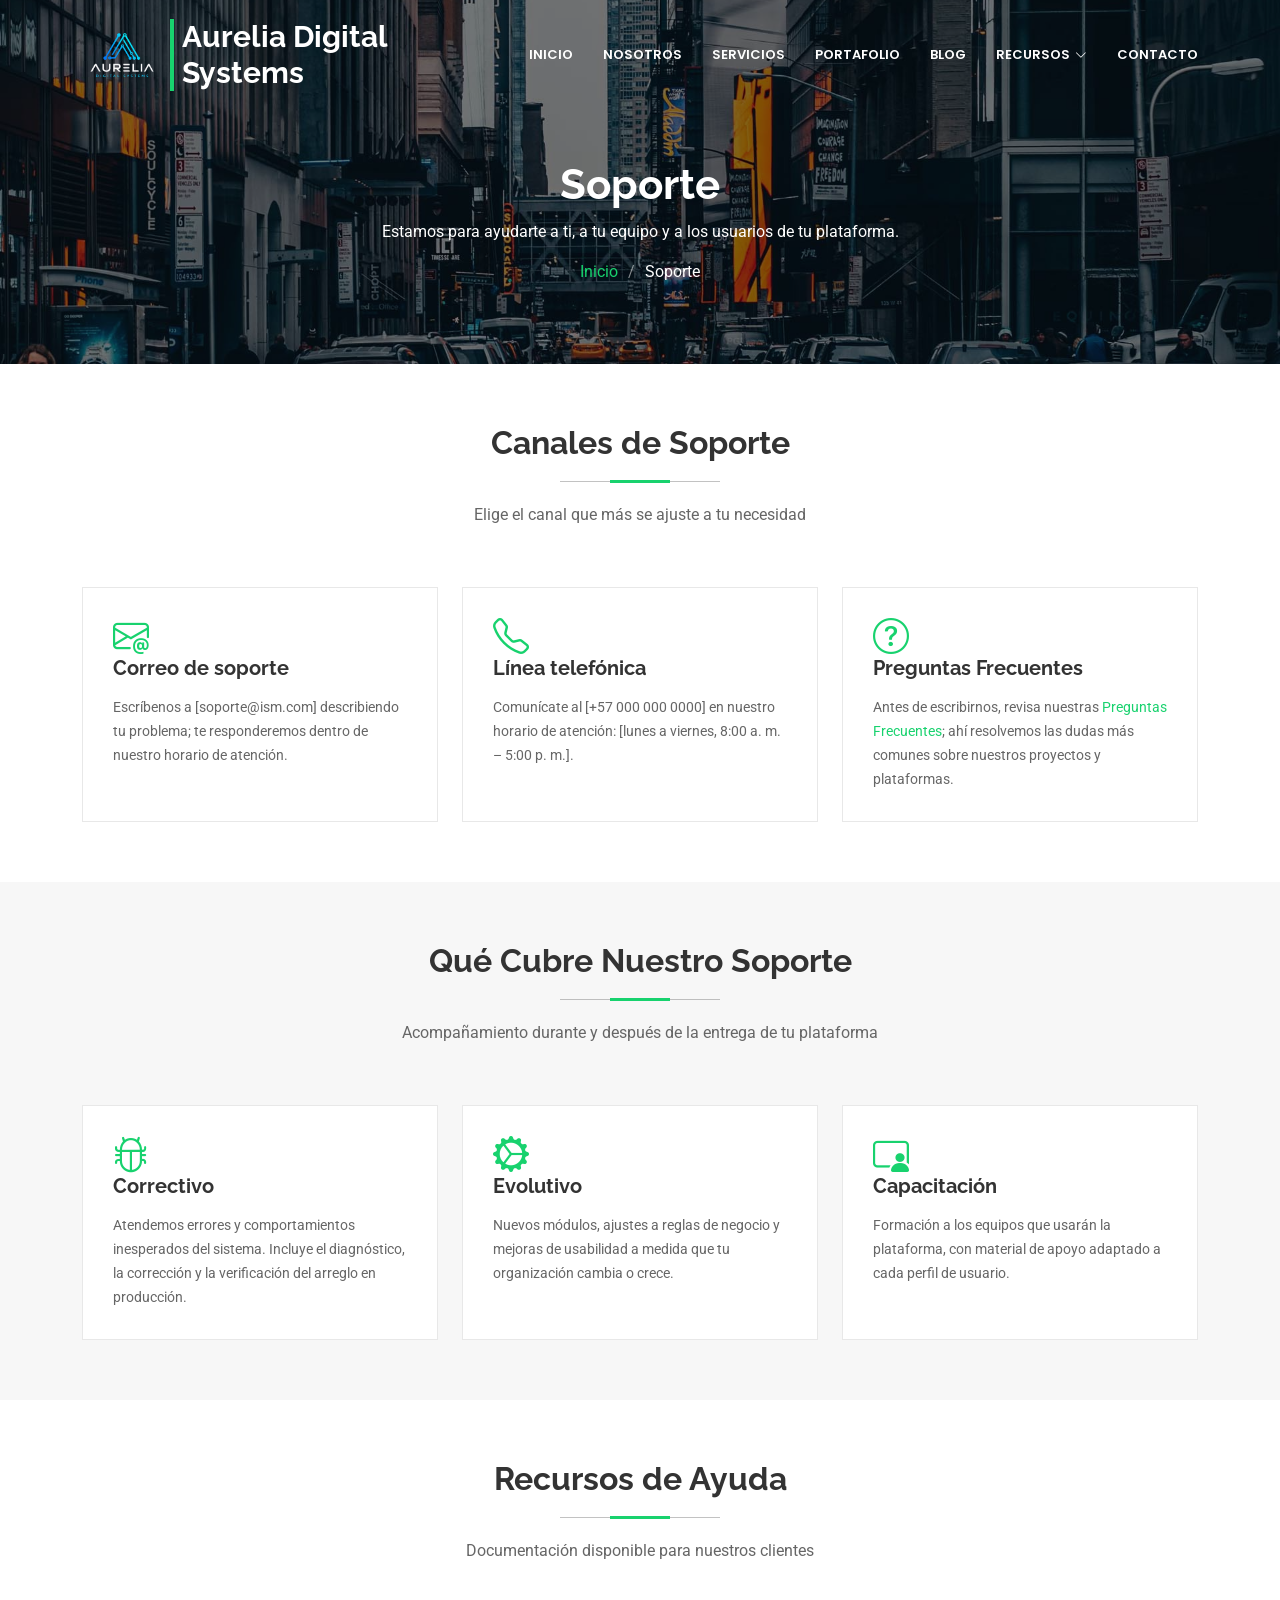
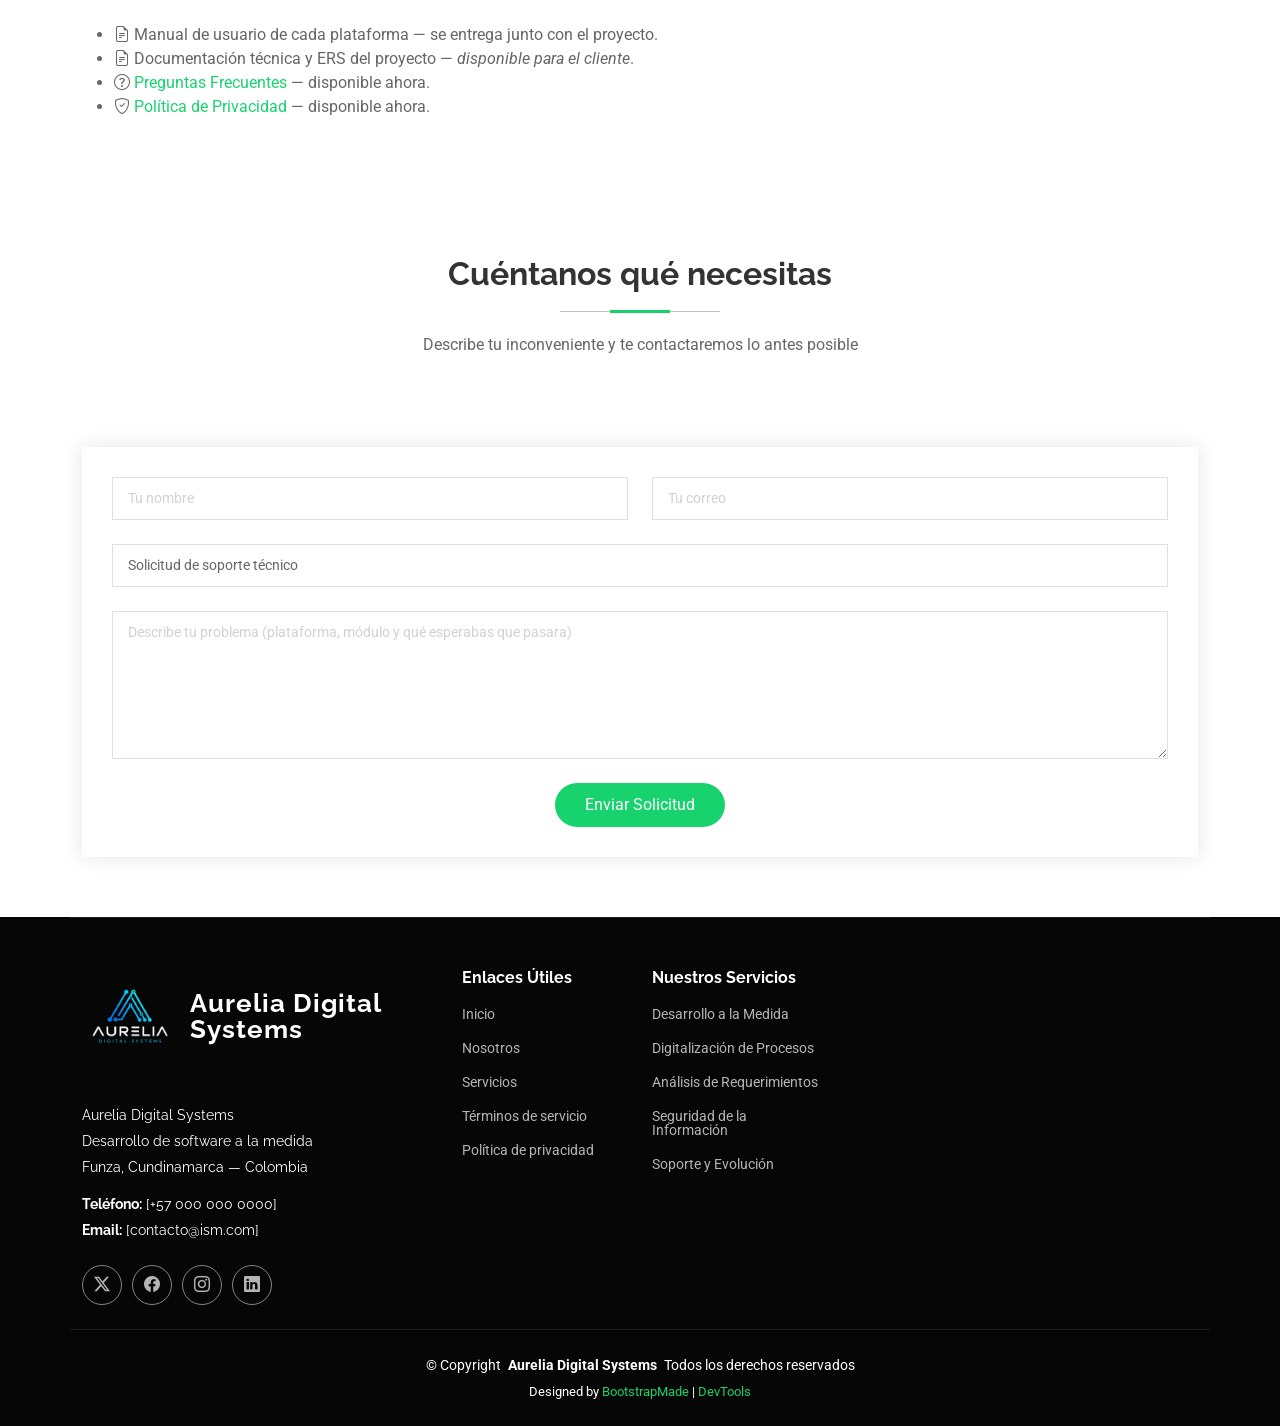
<file: support.html>
<!DOCTYPE html>
<html lang="es">

<head>
  <meta charset="utf-8">
  <meta content="width=device-width, initial-scale=1.0" name="viewport">
  <title>Soporte - Aurelia Digital Systems | Desarrollo de Software a la Medida</title>
  <meta name="description" content="Canales de soporte, recursos de ayuda y formulario de atención para los clientes y usuarios de las plataformas desarrolladas por Aurelia Digital Systems.">
  <meta name="keywords" content="soporte, ayuda, mantenimiento, software a la medida">

  <!-- Favicons -->
  <link href="assets/img/favicon.png" rel="icon">
  <link href="assets/img/apple-touch-icon.png" rel="apple-touch-icon">

  <!-- Fonts -->
  <link href="https://fonts.googleapis.com" rel="preconnect">
  <link href="https://fonts.gstatic.com" rel="preconnect" crossorigin>
  <link href="https://fonts.googleapis.com/css2?family=Roboto:ital,wght@0,100;0,300;0,400;0,500;0,700;0,900;1,100;1,300;1,400;1,500;1,700;1,900&family=Poppins:ital,wght@0,100;0,200;0,300;0,400;0,500;0,600;0,700;0,800;0,900;1,100;1,200;1,300;1,400;1,500;1,600;1,700;1,800;1,900&family=Raleway:ital,wght@0,100;0,200;0,300;0,400;0,500;0,600;0,700;0,800;0,900;1,100;1,200;1,300;1,400;1,500;1,600;1,700;1,800;1,900&display=swap" rel="stylesheet">

  <!-- Vendor CSS Files -->
  <link href="assets/vendor/bootstrap/css/bootstrap.min.css" rel="stylesheet">
  <link href="assets/vendor/bootstrap-icons/bootstrap-icons.css" rel="stylesheet">
  <link href="assets/vendor/aos/aos.css" rel="stylesheet">
  <link href="assets/vendor/glightbox/css/glightbox.min.css" rel="stylesheet">
  <link href="assets/vendor/swiper/swiper-bundle.min.css" rel="stylesheet">

  <!-- Main CSS File -->
  <link href="assets/css/main.css" rel="stylesheet">
</head>

<body class="support-page">

  <header id="header" class="header d-flex align-items-center fixed-top">
    <div class="container-fluid container-xl position-relative d-flex align-items-center justify-content-between">

      <a href="index.html" class="logo d-flex align-items-center">
        <img src="assets/img/logo-aurelia.png" alt="Logo de Aurelia Digital Systems">
        <h1 class="sitename">Aurelia Digital Systems</h1>
      </a>

      <nav id="navmenu" class="navmenu">
        <ul>
          <li><a href="index.html">Inicio</a></li>
          <li><a href="about.html">Nosotros</a></li>
          <li><a href="services.html">Servicios</a></li>
          <li><a href="portfolio.html">Portafolio</a></li>
          <li><a href="blog.html">Blog</a></li>
          <li class="dropdown"><a href="#"><span>Recursos</span> <i class="bi bi-chevron-down toggle-dropdown"></i></a>
            <ul>
              <li><a href="testimonials.html">Testimonios</a></li>
              <li><a href="faq.html">Preguntas Frecuentes</a></li>
              <li><a href="support.html" class="active">Soporte</a></li>
              <li><a href="terms.html">Términos y Condiciones</a></li>
            </ul>
          </li>
          <li><a href="contact.html">Contacto</a></li>
        </ul>
        <i class="mobile-nav-toggle d-xl-none bi bi-list"></i>
      </nav>

    </div>
  </header>

  <main class="main">

    <!-- Page Title -->
    <div class="page-title dark-background" data-aos="fade" style="background-image: url(assets/img/page-title-bg.jpg);">
      <div class="container position-relative">
        <h1>Soporte</h1>
        <p>Estamos para ayudarte a ti, a tu equipo y a los usuarios de tu plataforma.</p>
        <nav class="breadcrumbs">
          <ol>
            <li><a href="index.html">Inicio</a></li>
            <li class="current">Soporte</li>
          </ol>
        </nav>
      </div>
    </div><!-- End Page Title -->

    <!-- Canales de Soporte -->
    <section id="canales" class="services section">
      <div class="container section-title" data-aos="fade-up">
        <h2>Canales de Soporte</h2>
        <p>Elige el canal que más se ajuste a tu necesidad</p>
      </div>

      <div class="container">
        <div class="row gy-4">

          <div class="col-md-4" data-aos="fade-up" data-aos-delay="100">
            <div class="service-item position-relative h-100">
              <i class="bi bi-envelope-at icon"></i>
              <h4 class="title">Correo de soporte</h4>
              <p class="description">Escríbenos a [soporte@ism.com] describiendo tu problema; te responderemos dentro de nuestro horario de atención.</p>
            </div>
          </div>

          <div class="col-md-4" data-aos="fade-up" data-aos-delay="200">
            <div class="service-item position-relative h-100">
              <i class="bi bi-telephone icon"></i>
              <h4 class="title">Línea telefónica</h4>
              <p class="description">Comunícate al [+57 000 000 0000] en nuestro horario de atención: [lunes a viernes, 8:00 a. m. – 5:00 p. m.].</p>
            </div>
          </div>

          <div class="col-md-4" data-aos="fade-up" data-aos-delay="300">
            <div class="service-item position-relative h-100">
              <i class="bi bi-question-circle icon"></i>
              <h4 class="title">Preguntas Frecuentes</h4>
              <p class="description">Antes de escribirnos, revisa nuestras <a href="faq.html">Preguntas Frecuentes</a>; ahí resolvemos las dudas más comunes sobre nuestros proyectos y plataformas.</p>
            </div>
          </div>

        </div>
      </div>
    </section><!-- /Canales de Soporte -->

    <!-- Tipos de Soporte -->
    <section id="tipos-soporte" class="services section light-background">
      <div class="container section-title" data-aos="fade-up">
        <h2>Qué Cubre Nuestro Soporte</h2>
        <p>Acompañamiento durante y después de la entrega de tu plataforma</p>
      </div>

      <div class="container">
        <div class="row gy-4">

          <div class="col-md-4" data-aos="fade-up" data-aos-delay="100">
            <div class="service-item position-relative h-100">
              <i class="bi bi-bug icon"></i>
              <h4 class="title">Correctivo</h4>
              <p class="description">Atendemos errores y comportamientos inesperados del sistema. Incluye el diagnóstico, la corrección y la verificación del arreglo en producción.</p>
            </div>
          </div>

          <div class="col-md-4" data-aos="fade-up" data-aos-delay="200">
            <div class="service-item position-relative h-100">
              <i class="bi bi-gear-wide-connected icon"></i>
              <h4 class="title">Evolutivo</h4>
              <p class="description">Nuevos módulos, ajustes a reglas de negocio y mejoras de usabilidad a medida que tu organización cambia o crece.</p>
            </div>
          </div>

          <div class="col-md-4" data-aos="fade-up" data-aos-delay="300">
            <div class="service-item position-relative h-100">
              <i class="bi bi-person-video3 icon"></i>
              <h4 class="title">Capacitación</h4>
              <p class="description">Formación a los equipos que usarán la plataforma, con material de apoyo adaptado a cada perfil de usuario.</p>
            </div>
          </div>

        </div>
      </div>
    </section><!-- /Tipos de Soporte -->

    <!-- Recursos -->
    <section id="recursos" class="starter-section section">
      <div class="container section-title" data-aos="fade-up">
        <h2>Recursos de Ayuda</h2>
        <p>Documentación disponible para nuestros clientes</p>
      </div>
      <div class="container" data-aos="fade-up">
        <ul>
          <li><i class="bi bi-file-earmark-text"></i> <span> Manual de usuario de cada plataforma — se entrega junto con el proyecto.</span></li>
          <li><i class="bi bi-file-earmark-text"></i> <span> Documentación técnica y ERS del proyecto — <em>disponible para el cliente</em>.</span></li>
          <li><i class="bi bi-question-circle"></i> <span> <a href="faq.html">Preguntas Frecuentes</a> — disponible ahora.</span></li>
          <li><i class="bi bi-shield-check"></i> <span> <a href="terms.html#privacidad">Política de Privacidad</a> — disponible ahora.</span></li>
        </ul>
      </div>
    </section><!-- /Recursos -->

    <!-- Formulario de Soporte -->
    <section id="soporte-form" class="contact section">
      <div class="container section-title" data-aos="fade-up">
        <h2>Cuéntanos qué necesitas</h2>
        <p>Describe tu inconveniente y te contactaremos lo antes posible</p>
      </div>
      <div class="container" data-aos="fade-up" data-aos-delay="100">
        <form action="forms/contact.php" method="post" class="php-email-form">
          <div class="row gy-4">
            <div class="col-md-6">
              <input type="text" name="name" class="form-control" placeholder="Tu nombre" required="">
            </div>
            <div class="col-md-6">
              <input type="email" class="form-control" name="email" placeholder="Tu correo" required="">
            </div>
            <div class="col-md-12">
              <input type="text" class="form-control" name="subject" value="Solicitud de soporte técnico" placeholder="Asunto" required="">
            </div>
            <div class="col-md-12">
              <textarea class="form-control" name="message" rows="6" placeholder="Describe tu problema (plataforma, módulo y qué esperabas que pasara)" required=""></textarea>
            </div>
            <div class="col-md-12 text-center">
              <div class="loading">Enviando</div>
              <div class="error-message"></div>
              <div class="sent-message">Tu solicitud de soporte ha sido enviada. ¡Gracias!</div>
              <button type="submit">Enviar Solicitud</button>
            </div>
          </div>
        </form>
      </div>
    </section><!-- /Formulario de Soporte -->

  </main>

  <footer id="footer" class="footer dark-background">

    <div class="container footer-top">
      <div class="row gy-4">
        <div class="col-lg-4 col-md-6 footer-about">
          <a href="index.html" class="logo d-flex align-items-center">
            <img src="assets/img/logo-aurelia.png" alt="Logo de Aurelia Digital Systems">
            <span class="sitename">Aurelia Digital Systems</span>
          </a>
          <div class="footer-contact pt-3">
            <p>Aurelia Digital Systems</p>
            <p>Desarrollo de software a la medida</p>
            <p>Funza, Cundinamarca — Colombia</p>
            <p class="mt-3"><strong>Teléfono:</strong> <span>[+57 000 000 0000]</span></p>
            <p><strong>Email:</strong> <span>[contacto@ism.com]</span></p>
          </div>
          <div class="social-links d-flex mt-4">
            <a href=""><i class="bi bi-twitter-x"></i></a>
            <a href=""><i class="bi bi-facebook"></i></a>
            <a href=""><i class="bi bi-instagram"></i></a>
            <a href=""><i class="bi bi-linkedin"></i></a>
          </div>
        </div>

        <div class="col-lg-2 col-md-3 footer-links">
          <h4>Enlaces Útiles</h4>
          <ul>
            <li><a href="index.html">Inicio</a></li>
            <li><a href="about.html">Nosotros</a></li>
            <li><a href="services.html">Servicios</a></li>
            <li><a href="terms.html">Términos de servicio</a></li>
            <li><a href="terms.html#privacidad">Política de privacidad</a></li>
          </ul>
        </div>

        <div class="col-lg-2 col-md-3 footer-links">
          <h4>Nuestros Servicios</h4>
          <ul>
            <li><a href="services.html#desarrollo">Desarrollo a la Medida</a></li>
            <li><a href="services.html#digitalizacion">Digitalización de Procesos</a></li>
            <li><a href="services.html#requerimientos">Análisis de Requerimientos</a></li>
            <li><a href="services.html#seguridad">Seguridad de la Información</a></li>
            <li><a href="services.html#soporte">Soporte y Evolución</a></li>

          </ul>
        </div>
      </div>
    </div>

    <div class="container copyright text-center mt-4">
      <p>© <span>Copyright</span> <strong class="px-1 sitename">Aurelia Digital Systems</strong> <span>Todos los derechos reservados</span></p>
      <div class="credits">
        Designed by <a href="https://bootstrapmade.com/">BootstrapMade</a> | <a href="https://bootstrapmade.com/tools/">DevTools</a>
      </div>
    </div>

  </footer>

  <a href="#" id="scroll-top" class="scroll-top d-flex align-items-center justify-content-center"><i class="bi bi-arrow-up-short"></i></a>

  <div id="preloader"></div>

  <script src="assets/vendor/bootstrap/js/bootstrap.bundle.min.js"></script>
  <script src="assets/vendor/php-email-form/validate.js"></script>
  <script src="assets/vendor/aos/aos.js"></script>
  <script src="assets/vendor/purecounter/purecounter_vanilla.js"></script>
  <script src="assets/vendor/glightbox/js/glightbox.min.js"></script>
  <script src="assets/vendor/imagesloaded/imagesloaded.pkgd.min.js"></script>
  <script src="assets/vendor/isotope-layout/isotope.pkgd.min.js"></script>
  <script src="assets/vendor/swiper/swiper-bundle.min.js"></script>

  <script src="assets/js/main.js"></script>

</body>

</html>
</file>
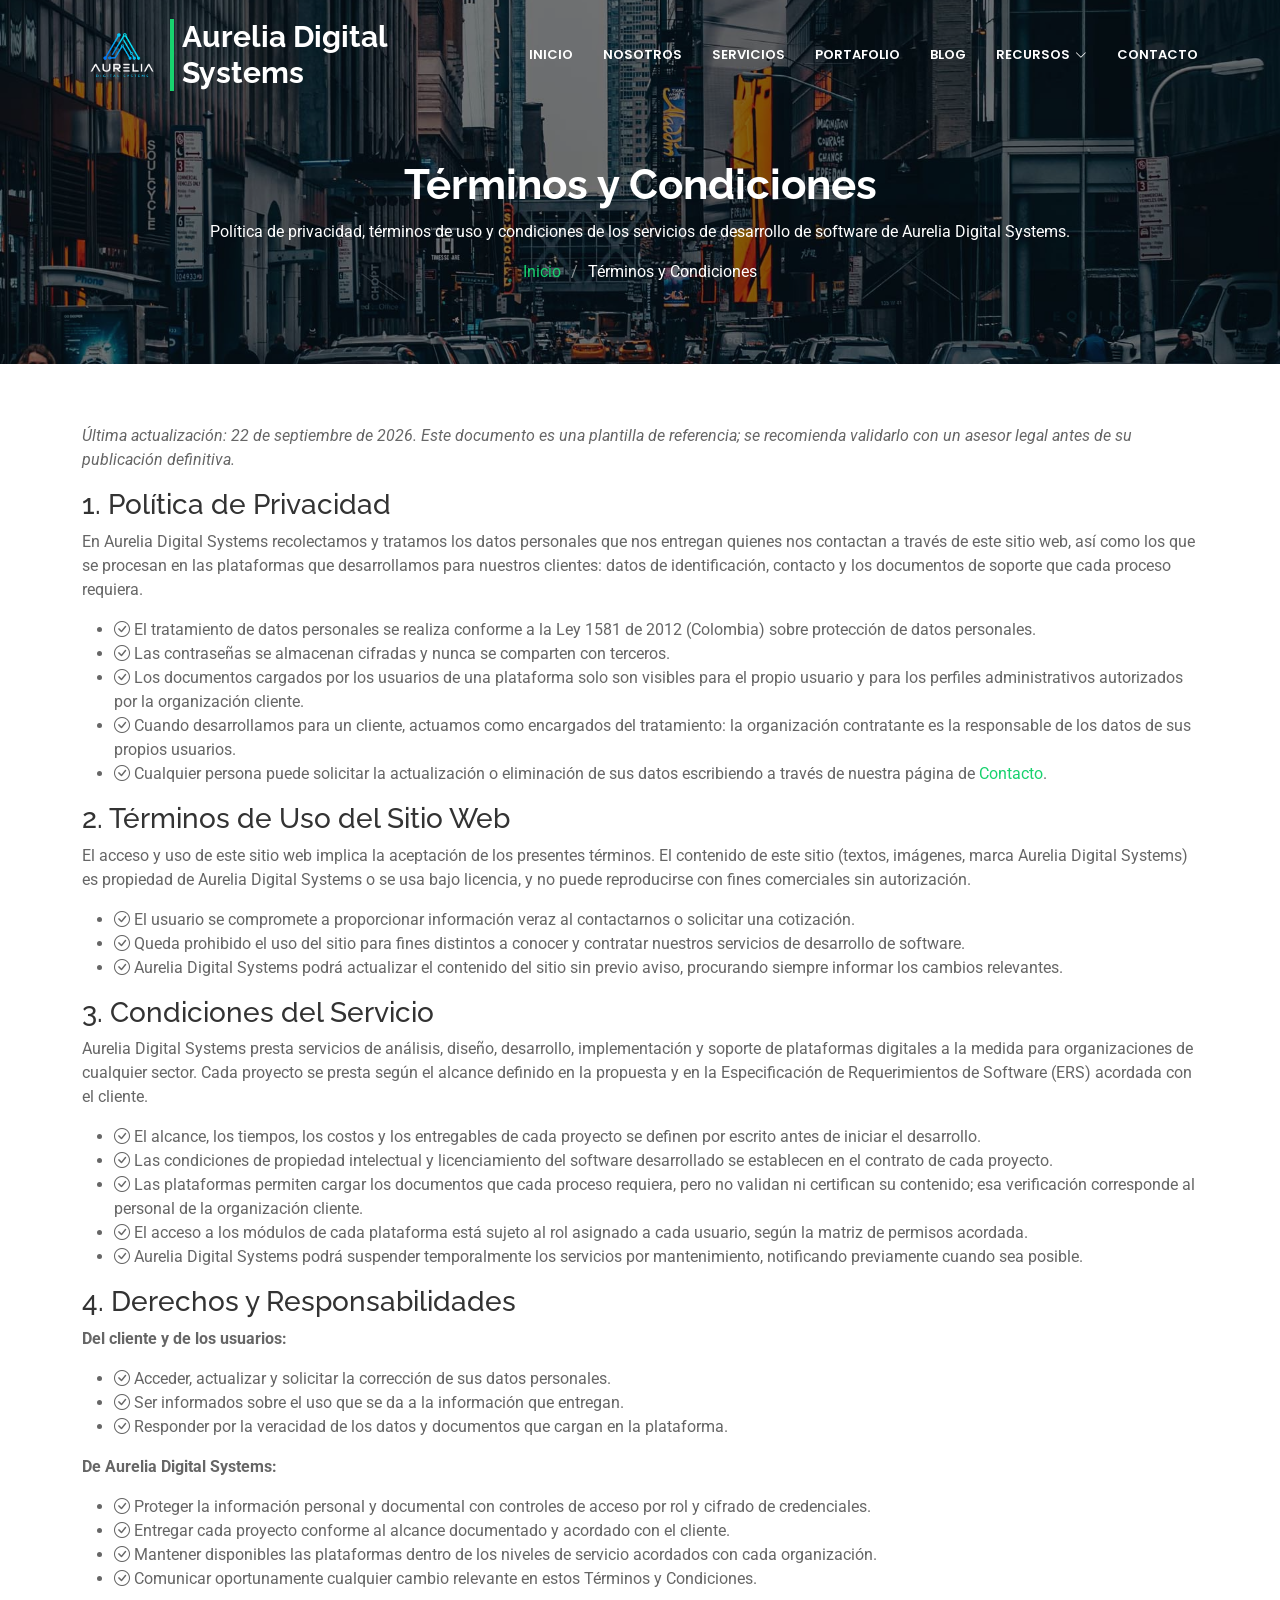
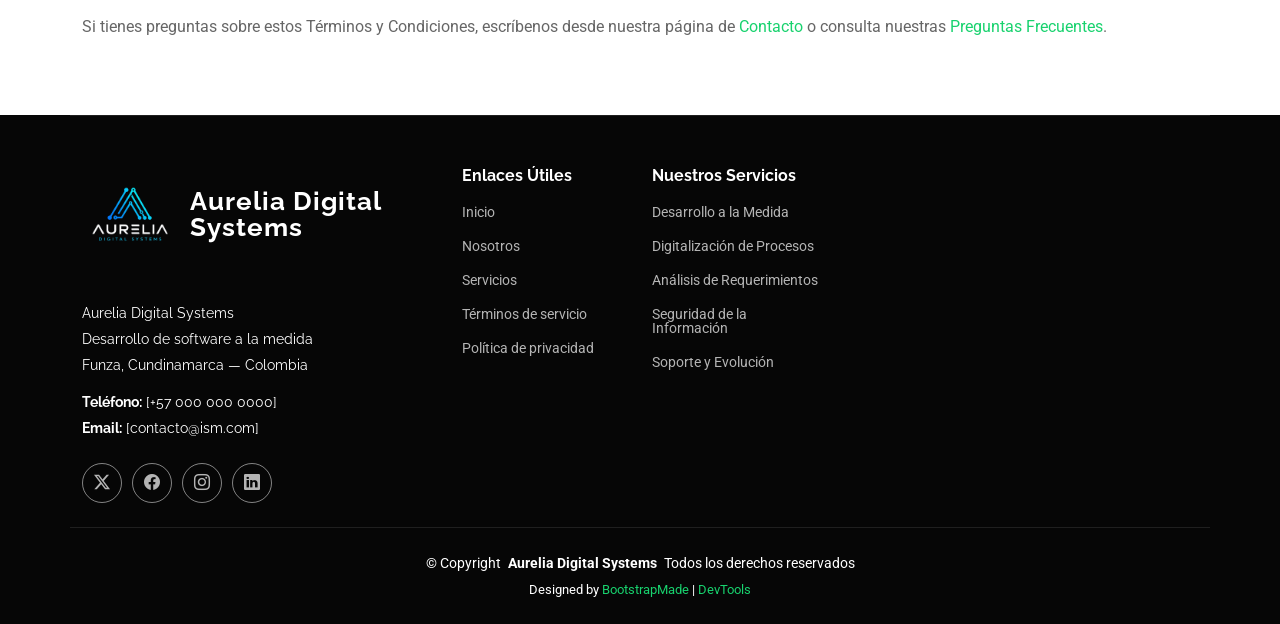
<file: terms.html>
<!DOCTYPE html>
<html lang="es">

<head>
  <meta charset="utf-8">
  <meta content="width=device-width, initial-scale=1.0" name="viewport">
  <title>Términos y Condiciones - Aurelia Digital Systems</title>
  <meta name="description" content="Política de privacidad, términos de uso y condiciones de los servicios de desarrollo de software de Aurelia Digital Systems.">
  <meta name="keywords" content="términos y condiciones, política de privacidad, Aurelia Digital Systems">

  <!-- Favicons -->
  <link href="assets/img/favicon.png" rel="icon">
  <link href="assets/img/apple-touch-icon.png" rel="apple-touch-icon">

  <!-- Fonts -->
  <link href="https://fonts.googleapis.com" rel="preconnect">
  <link href="https://fonts.gstatic.com" rel="preconnect" crossorigin>
  <link href="https://fonts.googleapis.com/css2?family=Roboto:ital,wght@0,100;0,300;0,400;0,500;0,700;0,900;1,100;1,300;1,400;1,500;1,700;1,900&family=Poppins:ital,wght@0,100;0,200;0,300;0,400;0,500;0,600;0,700;0,800;0,900;1,100;1,200;1,300;1,400;1,500;1,600;1,700;1,800;1,900&family=Raleway:ital,wght@0,100;0,200;0,300;0,400;0,500;0,600;0,700;0,800;0,900;1,100;1,200;1,300;1,400;1,500;1,600;1,700;1,800;1,900&display=swap" rel="stylesheet">

  <!-- Vendor CSS Files -->
  <link href="assets/vendor/bootstrap/css/bootstrap.min.css" rel="stylesheet">
  <link href="assets/vendor/bootstrap-icons/bootstrap-icons.css" rel="stylesheet">
  <link href="assets/vendor/aos/aos.css" rel="stylesheet">
  <link href="assets/vendor/glightbox/css/glightbox.min.css" rel="stylesheet">
  <link href="assets/vendor/swiper/swiper-bundle.min.css" rel="stylesheet">

  <!-- Main CSS File -->
  <link href="assets/css/main.css" rel="stylesheet">
</head>

<body class="terms-page">

  <header id="header" class="header d-flex align-items-center fixed-top">
    <div class="container-fluid container-xl position-relative d-flex align-items-center justify-content-between">

      <a href="index.html" class="logo d-flex align-items-center">
        <img src="assets/img/logo-aurelia.png" alt="Logo de Aurelia Digital Systems">
        <h1 class="sitename">Aurelia Digital Systems</h1>
      </a>

      <nav id="navmenu" class="navmenu">
        <ul>
          <li><a href="index.html">Inicio</a></li>
          <li><a href="about.html">Nosotros</a></li>
          <li><a href="services.html">Servicios</a></li>
          <li><a href="portfolio.html">Portafolio</a></li>
          <li><a href="blog.html">Blog</a></li>
          <li class="dropdown"><a href="#"><span>Recursos</span> <i class="bi bi-chevron-down toggle-dropdown"></i></a>
            <ul>
              <li><a href="testimonials.html">Testimonios</a></li>
              <li><a href="faq.html">Preguntas Frecuentes</a></li>
              <li><a href="support.html">Soporte</a></li>
              <li><a href="terms.html" class="active">Términos y Condiciones</a></li>
            </ul>
          </li>
          <li><a href="contact.html">Contacto</a></li>
        </ul>
        <i class="mobile-nav-toggle d-xl-none bi bi-list"></i>
      </nav>

    </div>
  </header>

  <main class="main">

    <!-- Page Title -->
    <div class="page-title dark-background" data-aos="fade" style="background-image: url(assets/img/page-title-bg.jpg);">
      <div class="container position-relative">
        <h1>Términos y Condiciones</h1>
        <p>Política de privacidad, términos de uso y condiciones de los servicios de desarrollo de software de Aurelia Digital Systems.</p>
        <nav class="breadcrumbs">
          <ol>
            <li><a href="index.html">Inicio</a></li>
            <li class="current">Términos y Condiciones</li>
          </ol>
        </nav>
      </div>
    </div><!-- End Page Title -->

    <section id="legal" class="starter-section section">
      <div class="container" data-aos="fade-up">
        <p><em>Última actualización: 22 de septiembre de 2026. Este documento es una plantilla de referencia; se recomienda validarlo con un asesor legal antes de su publicación definitiva.</em></p>

        <h3 id="privacidad">1. Política de Privacidad</h3>
        <p>
          En Aurelia Digital Systems recolectamos y tratamos los datos personales que nos entregan quienes nos contactan a través de este sitio web, así como los que se procesan en las plataformas que desarrollamos para nuestros clientes: datos de identificación, contacto y los documentos de soporte que cada proceso requiera.
        </p>
        <ul>
          <li><i class="bi bi-check-circle"></i> <span>El tratamiento de datos personales se realiza conforme a la Ley 1581 de 2012 (Colombia) sobre protección de datos personales.</span></li>
          <li><i class="bi bi-check-circle"></i> <span>Las contraseñas se almacenan cifradas y nunca se comparten con terceros.</span></li>
          <li><i class="bi bi-check-circle"></i> <span>Los documentos cargados por los usuarios de una plataforma solo son visibles para el propio usuario y para los perfiles administrativos autorizados por la organización cliente.</span></li>
          <li><i class="bi bi-check-circle"></i> <span>Cuando desarrollamos para un cliente, actuamos como encargados del tratamiento: la organización contratante es la responsable de los datos de sus propios usuarios.</span></li>
          <li><i class="bi bi-check-circle"></i> <span>Cualquier persona puede solicitar la actualización o eliminación de sus datos escribiendo a través de nuestra página de <a href="contact.html">Contacto</a>.</span></li>
        </ul>

        <h3 id="uso">2. Términos de Uso del Sitio Web</h3>
        <p>
          El acceso y uso de este sitio web implica la aceptación de los presentes términos. El contenido de este sitio (textos, imágenes, marca Aurelia Digital Systems) es propiedad de Aurelia Digital Systems o se usa bajo licencia, y no puede reproducirse con fines comerciales sin autorización.
        </p>
        <ul>
          <li><i class="bi bi-check-circle"></i> <span>El usuario se compromete a proporcionar información veraz al contactarnos o solicitar una cotización.</span></li>
          <li><i class="bi bi-check-circle"></i> <span>Queda prohibido el uso del sitio para fines distintos a conocer y contratar nuestros servicios de desarrollo de software.</span></li>
          <li><i class="bi bi-check-circle"></i> <span>Aurelia Digital Systems podrá actualizar el contenido del sitio sin previo aviso, procurando siempre informar los cambios relevantes.</span></li>
        </ul>

        <h3 id="servicio">3. Condiciones del Servicio</h3>
        <p>
          Aurelia Digital Systems presta servicios de análisis, diseño, desarrollo, implementación y soporte de plataformas digitales a la medida para organizaciones de cualquier sector. Cada proyecto se presta según el alcance definido en la propuesta y en la Especificación de Requerimientos de Software (ERS) acordada con el cliente.
        </p>
        <ul>
          <li><i class="bi bi-check-circle"></i> <span>El alcance, los tiempos, los costos y los entregables de cada proyecto se definen por escrito antes de iniciar el desarrollo.</span></li>
          <li><i class="bi bi-check-circle"></i> <span>Las condiciones de propiedad intelectual y licenciamiento del software desarrollado se establecen en el contrato de cada proyecto.</span></li>
          <li><i class="bi bi-check-circle"></i> <span>Las plataformas permiten cargar los documentos que cada proceso requiera, pero no validan ni certifican su contenido; esa verificación corresponde al personal de la organización cliente.</span></li>
          <li><i class="bi bi-check-circle"></i> <span>El acceso a los módulos de cada plataforma está sujeto al rol asignado a cada usuario, según la matriz de permisos acordada.</span></li>
          <li><i class="bi bi-check-circle"></i> <span>Aurelia Digital Systems podrá suspender temporalmente los servicios por mantenimiento, notificando previamente cuando sea posible.</span></li>
        </ul>

        <h3 id="derechos">4. Derechos y Responsabilidades</h3>
        <p><strong>Del cliente y de los usuarios:</strong></p>
        <ul>
          <li><i class="bi bi-check-circle"></i> <span>Acceder, actualizar y solicitar la corrección de sus datos personales.</span></li>
          <li><i class="bi bi-check-circle"></i> <span>Ser informados sobre el uso que se da a la información que entregan.</span></li>
          <li><i class="bi bi-check-circle"></i> <span>Responder por la veracidad de los datos y documentos que cargan en la plataforma.</span></li>
        </ul>
        <p><strong>De Aurelia Digital Systems:</strong></p>
        <ul>
          <li><i class="bi bi-check-circle"></i> <span>Proteger la información personal y documental con controles de acceso por rol y cifrado de credenciales.</span></li>
          <li><i class="bi bi-check-circle"></i> <span>Entregar cada proyecto conforme al alcance documentado y acordado con el cliente.</span></li>
          <li><i class="bi bi-check-circle"></i> <span>Mantener disponibles las plataformas dentro de los niveles de servicio acordados con cada organización.</span></li>
          <li><i class="bi bi-check-circle"></i> <span>Comunicar oportunamente cualquier cambio relevante en estos Términos y Condiciones.</span></li>
        </ul>

        <p class="mt-4">Si tienes preguntas sobre estos Términos y Condiciones, escríbenos desde nuestra página de <a href="contact.html">Contacto</a> o consulta nuestras <a href="faq.html">Preguntas Frecuentes</a>.</p>
      </div>
    </section>

  </main>

  <footer id="footer" class="footer dark-background">

    <div class="container footer-top">
      <div class="row gy-4">
        <div class="col-lg-4 col-md-6 footer-about">
          <a href="index.html" class="logo d-flex align-items-center">
            <img src="assets/img/logo-aurelia.png" alt="Logo de Aurelia Digital Systems">
            <span class="sitename">Aurelia Digital Systems</span>
          </a>
          <div class="footer-contact pt-3">
            <p>Aurelia Digital Systems</p>
            <p>Desarrollo de software a la medida</p>
            <p>Funza, Cundinamarca — Colombia</p>
            <p class="mt-3"><strong>Teléfono:</strong> <span>[+57 000 000 0000]</span></p>
            <p><strong>Email:</strong> <span>[contacto@ism.com]</span></p>
          </div>
          <div class="social-links d-flex mt-4">
            <a href=""><i class="bi bi-twitter-x"></i></a>
            <a href=""><i class="bi bi-facebook"></i></a>
            <a href=""><i class="bi bi-instagram"></i></a>
            <a href=""><i class="bi bi-linkedin"></i></a>
          </div>
        </div>

        <div class="col-lg-2 col-md-3 footer-links">
          <h4>Enlaces Útiles</h4>
          <ul>
            <li><a href="index.html">Inicio</a></li>
            <li><a href="about.html">Nosotros</a></li>
            <li><a href="services.html">Servicios</a></li>
            <li><a href="terms.html">Términos de servicio</a></li>
            <li><a href="terms.html#privacidad">Política de privacidad</a></li>
          </ul>
        </div>

        <div class="col-lg-2 col-md-3 footer-links">
          <h4>Nuestros Servicios</h4>
          <ul>
            <li><a href="services.html#desarrollo">Desarrollo a la Medida</a></li>
            <li><a href="services.html#digitalizacion">Digitalización de Procesos</a></li>
            <li><a href="services.html#requerimientos">Análisis de Requerimientos</a></li>
            <li><a href="services.html#seguridad">Seguridad de la Información</a></li>
            <li><a href="services.html#soporte">Soporte y Evolución</a></li>

          </ul>
        </div>
      </div>
    </div>

    <div class="container copyright text-center mt-4">
      <p>© <span>Copyright</span> <strong class="px-1 sitename">Aurelia Digital Systems</strong> <span>Todos los derechos reservados</span></p>
      <div class="credits">
        Designed by <a href="https://bootstrapmade.com/">BootstrapMade</a> | <a href="https://bootstrapmade.com/tools/">DevTools</a>
      </div>
    </div>

  </footer>

  <a href="#" id="scroll-top" class="scroll-top d-flex align-items-center justify-content-center"><i class="bi bi-arrow-up-short"></i></a>

  <div id="preloader"></div>

  <script src="assets/vendor/bootstrap/js/bootstrap.bundle.min.js"></script>
  <script src="assets/vendor/php-email-form/validate.js"></script>
  <script src="assets/vendor/aos/aos.js"></script>
  <script src="assets/vendor/purecounter/purecounter_vanilla.js"></script>
  <script src="assets/vendor/glightbox/js/glightbox.min.js"></script>
  <script src="assets/vendor/imagesloaded/imagesloaded.pkgd.min.js"></script>
  <script src="assets/vendor/isotope-layout/isotope.pkgd.min.js"></script>
  <script src="assets/vendor/swiper/swiper-bundle.min.js"></script>

  <script src="assets/js/main.js"></script>

</body>

</html>
</file>
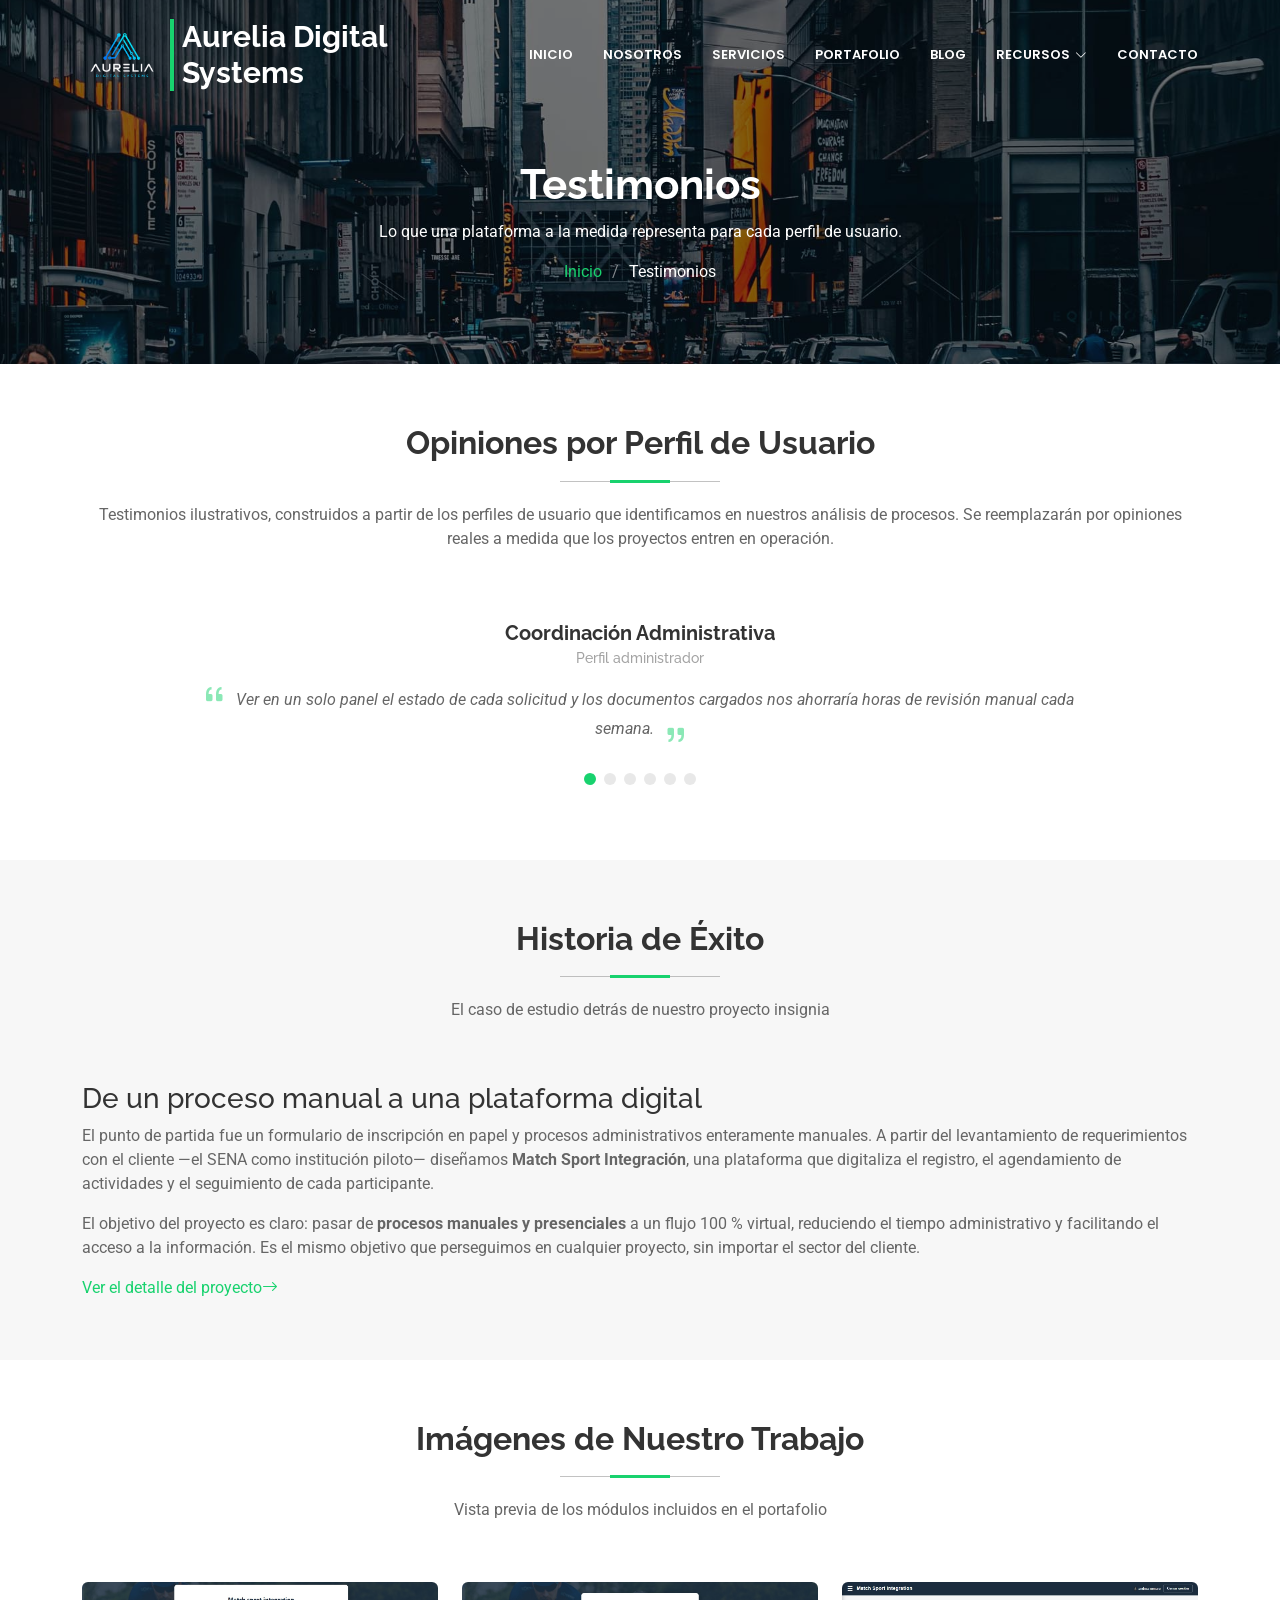
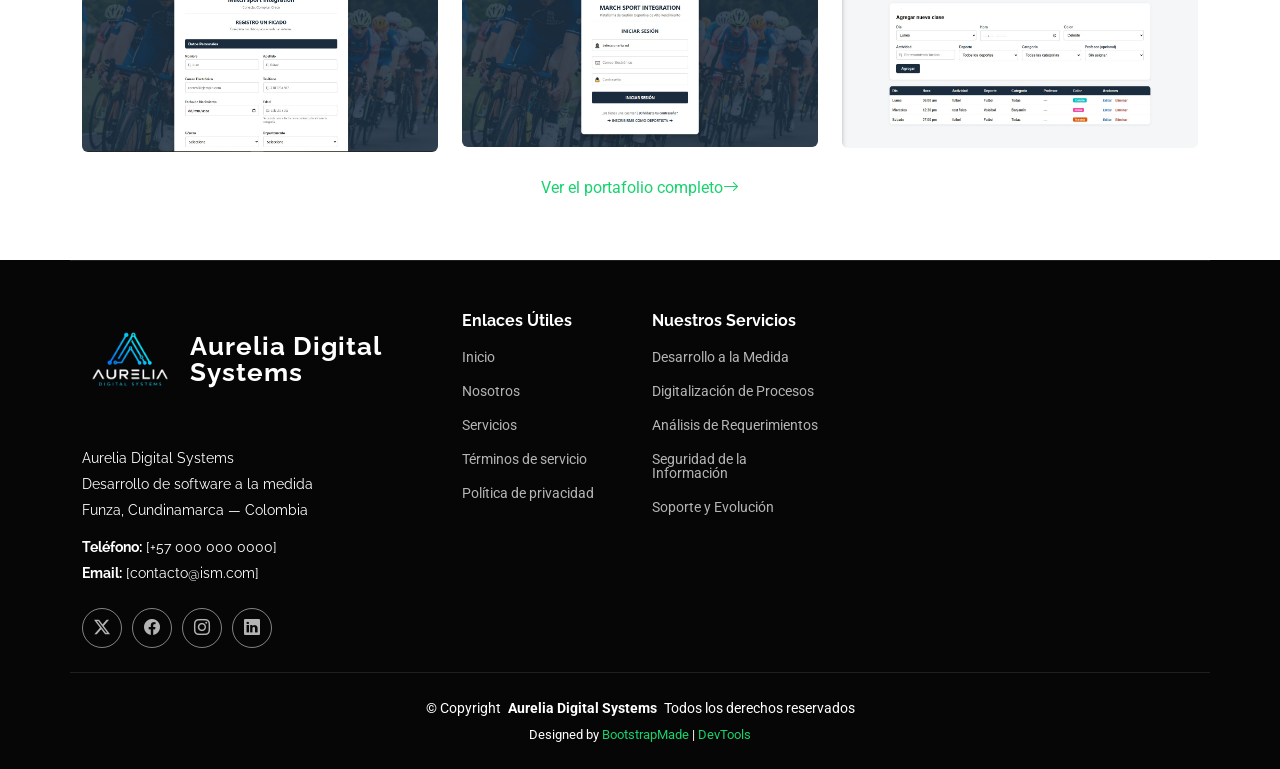
<file: testimonials.html>
<!DOCTYPE html>
<html lang="es">

<head>
  <meta charset="utf-8">
  <meta content="width=device-width, initial-scale=1.0" name="viewport">
  <title>Testimonios - Aurelia Digital Systems | Desarrollo de Software a la Medida</title>
  <meta name="description" content="Testimonios ilustrativos e historias de éxito de los proyectos de software a la medida desarrollados por Aurelia Digital Systems.">
  <meta name="keywords" content="testimonios, historias de éxito, clientes, software a la medida">

  <!-- Favicons -->
  <link href="assets/img/favicon.png" rel="icon">
  <link href="assets/img/apple-touch-icon.png" rel="apple-touch-icon">

  <!-- Fonts -->
  <link href="https://fonts.googleapis.com" rel="preconnect">
  <link href="https://fonts.gstatic.com" rel="preconnect" crossorigin>
  <link href="https://fonts.googleapis.com/css2?family=Roboto:ital,wght@0,100;0,300;0,400;0,500;0,700;0,900;1,100;1,300;1,400;1,500;1,700;1,900&family=Poppins:ital,wght@0,100;0,200;0,300;0,400;0,500;0,600;0,700;0,800;0,900;1,100;1,200;1,300;1,400;1,500;1,600;1,700;1,800;1,900&family=Raleway:ital,wght@0,100;0,200;0,300;0,400;0,500;0,600;0,700;0,800;0,900;1,100;1,200;1,300;1,400;1,500;1,600;1,700;1,800;1,900&display=swap" rel="stylesheet">

  <!-- Vendor CSS Files -->
  <link href="assets/vendor/bootstrap/css/bootstrap.min.css" rel="stylesheet">
  <link href="assets/vendor/bootstrap-icons/bootstrap-icons.css" rel="stylesheet">
  <link href="assets/vendor/aos/aos.css" rel="stylesheet">
  <link href="assets/vendor/glightbox/css/glightbox.min.css" rel="stylesheet">
  <link href="assets/vendor/swiper/swiper-bundle.min.css" rel="stylesheet">

  <!-- Main CSS File -->
  <link href="assets/css/main.css" rel="stylesheet">
</head>

<body class="testimonials-page">

  <header id="header" class="header d-flex align-items-center fixed-top">
    <div class="container-fluid container-xl position-relative d-flex align-items-center justify-content-between">

      <a href="index.html" class="logo d-flex align-items-center">
        <img src="assets/img/logo-aurelia.png" alt="Logo de Aurelia Digital Systems">
        <h1 class="sitename">Aurelia Digital Systems</h1>
      </a>

      <nav id="navmenu" class="navmenu">
        <ul>
          <li><a href="index.html">Inicio</a></li>
          <li><a href="about.html">Nosotros</a></li>
          <li><a href="services.html">Servicios</a></li>
          <li><a href="portfolio.html">Portafolio</a></li>
          <li><a href="blog.html">Blog</a></li>
          <li class="dropdown"><a href="#"><span>Recursos</span> <i class="bi bi-chevron-down toggle-dropdown"></i></a>
            <ul>
              <li><a href="testimonials.html" class="active">Testimonios</a></li>
              <li><a href="faq.html">Preguntas Frecuentes</a></li>
              <li><a href="support.html">Soporte</a></li>
              <li><a href="terms.html">Términos y Condiciones</a></li>
            </ul>
          </li>
          <li><a href="contact.html">Contacto</a></li>
        </ul>
        <i class="mobile-nav-toggle d-xl-none bi bi-list"></i>
      </nav>

    </div>
  </header>

  <main class="main">

    <!-- Page Title -->
    <div class="page-title dark-background" data-aos="fade" style="background-image: url(assets/img/page-title-bg.jpg);">
      <div class="container position-relative">
        <h1>Testimonios</h1>
        <p>Lo que una plataforma a la medida representa para cada perfil de usuario.</p>
        <nav class="breadcrumbs">
          <ol>
            <li><a href="index.html">Inicio</a></li>
            <li class="current">Testimonios</li>
          </ol>
        </nav>
      </div>
    </div><!-- End Page Title -->

    <!-- Testimonials Section -->
    <section id="testimonials" class="testimonials section">

      <div class="container section-title" data-aos="fade-up">
        <h2>Opiniones por Perfil de Usuario</h2>
        <p>Testimonios ilustrativos, construidos a partir de los perfiles de usuario que identificamos en nuestros análisis de procesos. Se reemplazarán por opiniones reales a medida que los proyectos entren en operación.</p>
      </div>

      <div class="container" data-aos="fade-up" data-aos-delay="100">

        <div class="swiper init-swiper">
          <script type="application/json" class="swiper-config">
            {
              "loop": true,
              "speed": 600,
              "autoplay": {
                "delay": 5000
              },
              "slidesPerView": "auto",
              "pagination": {
                "el": ".swiper-pagination",
                "type": "bullets",
                "clickable": true
              }
            }
          </script>
          <div class="swiper-wrapper">

            <div class="swiper-slide">
              <div class="testimonial-item">
                <h3>Coordinación Administrativa</h3>
                <h4>Perfil administrador</h4>
                <p>
                  <i class="bi bi-quote quote-icon-left"></i>
                  <span>Ver en un solo panel el estado de cada solicitud y los documentos cargados nos ahorraría horas de revisión manual cada semana.</span>
                  <i class="bi bi-quote quote-icon-right"></i>
                </p>
              </div>
            </div><!-- End testimonial item -->

            <div class="swiper-slide">
              <div class="testimonial-item">
                <h3>Dirección General</h3>
                <h4>Organización de servicios</h4>
                <p>
                  <i class="bi bi-quote quote-icon-left"></i>
                  <span>Lo que buscábamos era un sistema que se ajustara a nuestro proceso, no un producto enlatado al que tuviéramos que adaptarnos nosotros.</span>
                  <i class="bi bi-quote quote-icon-right"></i>
                </p>
              </div>
            </div><!-- End testimonial item -->

            <div class="swiper-slide">
              <div class="testimonial-item">
                <h3>Responsable de Área</h3>
                <h4>Perfil operativo</h4>
                <p>
                  <i class="bi bi-quote quote-icon-left"></i>
                  <span>El sistema me avisa cuando hay un conflicto antes de guardar, así que ya no dependo de revisar todo a mano para evitar errores.</span>
                  <i class="bi bi-quote quote-icon-right"></i>
                </p>
              </div>
            </div><!-- End testimonial item -->

            <div class="swiper-slide">
              <div class="testimonial-item">
                <h3>Equipo de Seguimiento</h3>
                <h4>Institución educativa</h4>
                <p>
                  <i class="bi bi-quote quote-icon-left"></i>
                  <span>Registrar el avance de cada persona en un mismo lugar nos permite mostrar resultados de forma mucho más clara y ordenada.</span>
                  <i class="bi bi-quote quote-icon-right"></i>
                </p>
              </div>
            </div><!-- End testimonial item -->

            <div class="swiper-slide">
              <div class="testimonial-item">
                <h3>Usuario Final</h3>
                <h4>Trámite en línea</h4>
                <p>
                  <i class="bi bi-quote quote-icon-left"></i>
                  <span>Hacer todo el trámite desde el celular, sin desplazarme a entregar cada documento en físico, es justo lo que se necesitaba.</span>
                  <i class="bi bi-quote quote-icon-right"></i>
                </p>
              </div>
            </div><!-- End testimonial item -->

            <div class="swiper-slide">
              <div class="testimonial-item">
                <h3>Área de Sistemas</h3>
                <h4>Cliente corporativo</h4>
                <p>
                  <i class="bi bi-quote quote-icon-left"></i>
                  <span>Recibir la plataforma con su documentación técnica hace que mantenerla y hacerla crecer no dependa de una sola persona.</span>
                  <i class="bi bi-quote quote-icon-right"></i>
                </p>
              </div>
            </div><!-- End testimonial item -->

          </div>
          <div class="swiper-pagination"></div>
        </div>

      </div>

    </section><!-- /Testimonials Section -->

    <!-- Historia de Exito Section -->
    <section id="historia-exito" class="about section light-background">
      <div class="container section-title" data-aos="fade-up">
        <h2>Historia de Éxito</h2>
        <p>El caso de estudio detrás de nuestro proyecto insignia</p>
      </div>

      <div class="container">
        <div class="row gy-4 align-items-center">
          <div class="col-lg-12" data-aos="fade-up" data-aos-delay="200">
            <h3>De un proceso manual a una plataforma digital</h3>
            <p>
              El punto de partida fue un formulario de inscripción en papel y procesos administrativos enteramente manuales. A partir del levantamiento de requerimientos con el cliente —el SENA como institución piloto— diseñamos <strong>Match Sport Integración</strong>, una plataforma que digitaliza el registro, el agendamiento de actividades y el seguimiento de cada participante.
            </p>
            <p>
              El objetivo del proyecto es claro: pasar de <strong>procesos manuales y presenciales</strong> a un flujo 100 % virtual, reduciendo el tiempo administrativo y facilitando el acceso a la información. Es el mismo objetivo que perseguimos en cualquier proyecto, sin importar el sector del cliente.
            </p>
            <a href="portfolio-details.html" class="read-more"><span>Ver el detalle del proyecto</span><i class="bi bi-arrow-right"></i></a>
          </div>
        </div>
      </div>
    </section><!-- /Historia de Exito Section -->

    <!-- Proyectos Realizados Section -->
    <section id="proyectos" class="portfolio section">
      <div class="container section-title" data-aos="fade-up">
        <h2>Imágenes de Nuestro Trabajo</h2>
        <p>Vista previa de los módulos incluidos en el portafolio</p>
      </div>

      <div class="container">
        <div class="row gy-4">
          <div class="col-lg-4 col-md-6" data-aos="fade-up" data-aos-delay="100">
            <img src="assets/img/portfolio/match-sport-registro.jpeg" class="img-fluid rounded" alt="Registro unificado de Match Sport Integration">
          </div>
          <div class="col-lg-4 col-md-6" data-aos="fade-up" data-aos-delay="200">
            <img src="assets/img/portfolio/match-sport-login.jpeg" class="img-fluid rounded" alt="Inicio de sesión de Match Sport Integration">
          </div>
          <div class="col-lg-4 col-md-6" data-aos="fade-up" data-aos-delay="300">
            <img src="assets/img/portfolio/match-sport-calendario.jpeg" class="img-fluid rounded" alt="Programación de clases en Match Sport Integration">
          </div>
        </div>
        <div class="text-center mt-4" data-aos="fade-up">
          <a href="portfolio.html" class="read-more"><span>Ver el portafolio completo</span><i class="bi bi-arrow-right"></i></a>
        </div>
      </div>
    </section><!-- /Proyectos Realizados Section -->

  </main>

  <footer id="footer" class="footer dark-background">

    <div class="container footer-top">
      <div class="row gy-4">
        <div class="col-lg-4 col-md-6 footer-about">
          <a href="index.html" class="logo d-flex align-items-center">
            <img src="assets/img/logo-aurelia.png" alt="Logo de Aurelia Digital Systems">
            <span class="sitename">Aurelia Digital Systems</span>
          </a>
          <div class="footer-contact pt-3">
            <p>Aurelia Digital Systems</p>
            <p>Desarrollo de software a la medida</p>
            <p>Funza, Cundinamarca — Colombia</p>
            <p class="mt-3"><strong>Teléfono:</strong> <span>[+57 000 000 0000]</span></p>
            <p><strong>Email:</strong> <span>[contacto@ism.com]</span></p>
          </div>
          <div class="social-links d-flex mt-4">
            <a href=""><i class="bi bi-twitter-x"></i></a>
            <a href=""><i class="bi bi-facebook"></i></a>
            <a href=""><i class="bi bi-instagram"></i></a>
            <a href=""><i class="bi bi-linkedin"></i></a>
          </div>
        </div>

        <div class="col-lg-2 col-md-3 footer-links">
          <h4>Enlaces Útiles</h4>
          <ul>
            <li><a href="index.html">Inicio</a></li>
            <li><a href="about.html">Nosotros</a></li>
            <li><a href="services.html">Servicios</a></li>
            <li><a href="terms.html">Términos de servicio</a></li>
            <li><a href="terms.html#privacidad">Política de privacidad</a></li>
          </ul>
        </div>

        <div class="col-lg-2 col-md-3 footer-links">
          <h4>Nuestros Servicios</h4>
          <ul>
            <li><a href="services.html#desarrollo">Desarrollo a la Medida</a></li>
            <li><a href="services.html#digitalizacion">Digitalización de Procesos</a></li>
            <li><a href="services.html#requerimientos">Análisis de Requerimientos</a></li>
            <li><a href="services.html#seguridad">Seguridad de la Información</a></li>
            <li><a href="services.html#soporte">Soporte y Evolución</a></li>

          </ul>
        </div>
      </div>
    </div>

    <div class="container copyright text-center mt-4">
      <p>© <span>Copyright</span> <strong class="px-1 sitename">Aurelia Digital Systems</strong> <span>Todos los derechos reservados</span></p>
      <div class="credits">
        Designed by <a href="https://bootstrapmade.com/">BootstrapMade</a> | <a href="https://bootstrapmade.com/tools/">DevTools</a>
      </div>
    </div>

  </footer>

  <a href="#" id="scroll-top" class="scroll-top d-flex align-items-center justify-content-center"><i class="bi bi-arrow-up-short"></i></a>

  <div id="preloader"></div>

  <script src="assets/vendor/bootstrap/js/bootstrap.bundle.min.js"></script>
  <script src="assets/vendor/php-email-form/validate.js"></script>
  <script src="assets/vendor/aos/aos.js"></script>
  <script src="assets/vendor/purecounter/purecounter_vanilla.js"></script>
  <script src="assets/vendor/glightbox/js/glightbox.min.js"></script>
  <script src="assets/vendor/imagesloaded/imagesloaded.pkgd.min.js"></script>
  <script src="assets/vendor/isotope-layout/isotope.pkgd.min.js"></script>
  <script src="assets/vendor/swiper/swiper-bundle.min.js"></script>

  <script src="assets/js/main.js"></script>

</body>

</html>
</file>
<file: assets/css/main.css>
/**
* Template Name: BizPage
* Template URL: https://bootstrapmade.com/bizpage-bootstrap-business-template/
* Updated: Aug 07 2024 with Bootstrap v5.3.3
* Author: BootstrapMade.com
* License: https://bootstrapmade.com/license/
*/

/*--------------------------------------------------------------
# Font & Color Variables
# Help: https://bootstrapmade.com/color-system/
--------------------------------------------------------------*/
/* Fonts */
:root {
  --default-font: "Roboto",  system-ui, -apple-system, "Segoe UI", Roboto, "Helvetica Neue", Arial, "Noto Sans", "Liberation Sans", sans-serif, "Apple Color Emoji", "Segoe UI Emoji", "Segoe UI Symbol", "Noto Color Emoji";
  --heading-font: "Raleway",  sans-serif;
  --nav-font: "Poppins",  sans-serif;
}

/* Global Colors - The following color variables are used throughout the website. Updating them here will change the color scheme of the entire website */
:root { 
  --background-color: #ffffff; /* Background color for the entire website, including individual sections */
  --default-color: #666666; /* Default color used for the majority of the text content across the entire website */
  --heading-color: #333333; /* Color for headings, subheadings and title throughout the website */
  --accent-color: #18d26e; /* Accent color that represents your brand on the website. It's used for buttons, links, and other elements that need to stand out */
  --surface-color: #ffffff; /* The surface color is used as a background of boxed elements within sections, such as cards, icon boxes, or other elements that require a visual separation from the global background. */
  --contrast-color: #ffffff; /* Contrast color for text, ensuring readability against backgrounds of accent, heading, or default colors. */
}

/* Nav Menu Colors - The following color variables are used specifically for the navigation menu. They are separate from the global colors to allow for more customization options */
:root {
  --nav-color: #ffffff;  /* The default color of the main navmenu links */
  --nav-hover-color: #18d26e; /* Applied to main navmenu links when they are hovered over or active */
  --nav-mobile-background-color: #ffffff; /* Used as the background color for mobile navigation menu */
  --nav-dropdown-background-color: #ffffff; /* Used as the background color for dropdown items that appear when hovering over primary navigation items */
  --nav-dropdown-color: #666666; /* Used for navigation links of the dropdown items in the navigation menu. */
  --nav-dropdown-hover-color: #18d26e; /* Similar to --nav-hover-color, this color is applied to dropdown navigation links when they are hovered over. */
}

/* Color Presets - These classes override global colors when applied to any section or element, providing reuse of the sam color scheme. */

.light-background {
  --background-color: #f7f7f7;
  --surface-color: #ffffff;
}

.dark-background {
  --background-color: #060606;
  --default-color: #ffffff;
  --heading-color: #ffffff;
  --surface-color: #252525;
  --contrast-color: #ffffff;
}

/* Smooth scroll */
:root {
  scroll-behavior: smooth;
}

/*--------------------------------------------------------------
# General Styling & Shared Classes
--------------------------------------------------------------*/
body {
  color: var(--default-color);
  background-color: var(--background-color);
  font-family: var(--default-font);
}

a {
  color: var(--accent-color);
  text-decoration: none;
  transition: 0.3s;
}

a:hover {
  color: color-mix(in srgb, var(--accent-color), transparent 25%);
  text-decoration: none;
}

h1,
h2,
h3,
h4,
h5,
h6 {
  color: var(--heading-color);
  font-family: var(--heading-font);
}

/* PHP Email Form Messages
------------------------------*/
.php-email-form .error-message {
  display: none;
  background: #df1529;
  color: #ffffff;
  text-align: left;
  padding: 15px;
  margin-bottom: 24px;
  font-weight: 600;
}

.php-email-form .sent-message {
  display: none;
  color: #ffffff;
  background: #059652;
  text-align: center;
  padding: 15px;
  margin-bottom: 24px;
  font-weight: 600;
}

.php-email-form .loading {
  display: none;
  background: var(--surface-color);
  text-align: center;
  padding: 15px;
  margin-bottom: 24px;
}

.php-email-form .loading:before {
  content: "";
  display: inline-block;
  border-radius: 50%;
  width: 24px;
  height: 24px;
  margin: 0 10px -6px 0;
  border: 3px solid var(--accent-color);
  border-top-color: var(--surface-color);
  animation: php-email-form-loading 1s linear infinite;
}

@keyframes php-email-form-loading {
  0% {
    transform: rotate(0deg);
  }

  100% {
    transform: rotate(360deg);
  }
}

/*--------------------------------------------------------------
# Global Header
--------------------------------------------------------------*/
.header {
  --background-color: rgba(0, 0, 0, 0);
  --default-color: #ffffff;
  --heading-color: #ffffff;
  color: var(--default-color);
  background-color: var(--background-color);
  padding: 15px 0;
  transition: all 0.5s;
  z-index: 997;
}

.header .logo {
  line-height: 1;
}

.header .logo img {
  max-height: 80px;
  margin-right: 8px;
}

.header .logo h1 {
  font-size: 30px;
  margin: 0;
  font-weight: 700;
  color: var(--heading-color);
  border-left: 4px solid var(--accent-color);
  padding-left: 8px;
}

.scrolled .header {
  box-shadow: 0px 0 18px rgba(0, 0, 0, 0.1);
}

/* Global Header on Scroll
------------------------------*/
.scrolled .header {
  --background-color: rgba(0, 0, 0, 0.9);
}

/*--------------------------------------------------------------
# Navigation Menu
--------------------------------------------------------------*/
/* Navmenu - Desktop */
@media (min-width: 1200px) {
  .navmenu {
    padding: 0;
  }

  .navmenu ul {
    margin: 0;
    padding: 0;
    display: flex;
    list-style: none;
    align-items: center;
  }

  .navmenu li {
    position: relative;
  }

  .navmenu a,
  .navmenu a:focus {
    color: var(--nav-color);
    padding: 18px 15px;
    font-size: 13px;
    font-family: var(--nav-font);
    font-weight: 600;
    text-transform: uppercase;
    display: flex;
    align-items: center;
    justify-content: space-between;
    white-space: nowrap;
    transition: 0.3s;
  }

  .navmenu a i,
  .navmenu a:focus i {
    font-size: 12px;
    line-height: 0;
    margin-left: 5px;
    transition: 0.3s;
  }

  .navmenu li:last-child a {
    padding-right: 0;
  }

  .navmenu li:hover>a,
  .navmenu .active,
  .navmenu .active:focus {
    color: var(--nav-hover-color);
  }

  .navmenu .dropdown ul {
    margin: 0;
    padding: 10px 0;
    background: var(--nav-dropdown-background-color);
    display: block;
    position: absolute;
    visibility: hidden;
    left: 14px;
    top: 130%;
    opacity: 0;
    transition: 0.3s;
    border-radius: 4px;
    z-index: 99;
    box-shadow: 0px 0px 30px rgba(0, 0, 0, 0.1);
  }

  .navmenu .dropdown ul li {
    min-width: 200px;
  }

  .navmenu .dropdown ul a {
    padding: 10px 20px;
    font-size: 15px;
    text-transform: none;
    color: var(--nav-dropdown-color);
  }

  .navmenu .dropdown ul a i {
    font-size: 12px;
  }

  .navmenu .dropdown ul a:hover,
  .navmenu .dropdown ul .active:hover,
  .navmenu .dropdown ul li:hover>a {
    color: var(--nav-dropdown-hover-color);
  }

  .navmenu .dropdown:hover>ul {
    opacity: 1;
    top: 100%;
    visibility: visible;
  }

  .navmenu .dropdown .dropdown ul {
    top: 0;
    left: -90%;
    visibility: hidden;
  }

  .navmenu .dropdown .dropdown:hover>ul {
    opacity: 1;
    top: 0;
    left: -100%;
    visibility: visible;
  }
}

/* Navmenu - Mobile */
@media (max-width: 1199px) {
  .mobile-nav-toggle {
    color: var(--nav-color);
    font-size: 28px;
    line-height: 0;
    margin-right: 10px;
    cursor: pointer;
    transition: color 0.3s;
  }

  .navmenu {
    padding: 0;
    z-index: 9997;
  }

  .navmenu ul {
    display: none;
    list-style: none;
    position: absolute;
    inset: 60px 20px 20px 20px;
    padding: 10px 0;
    margin: 0;
    border-radius: 6px;
    background-color: var(--nav-mobile-background-color);
    overflow-y: auto;
    transition: 0.3s;
    z-index: 9998;
    box-shadow: 0px 0px 30px rgba(0, 0, 0, 0.1);
  }

  .navmenu a,
  .navmenu a:focus {
    color: var(--nav-dropdown-color);
    padding: 10px 20px;
    font-family: var(--nav-font);
    font-size: 17px;
    font-weight: 500;
    display: flex;
    align-items: center;
    justify-content: space-between;
    white-space: nowrap;
    transition: 0.3s;
  }

  .navmenu a i,
  .navmenu a:focus i {
    font-size: 12px;
    line-height: 0;
    margin-left: 5px;
    width: 30px;
    height: 30px;
    display: flex;
    align-items: center;
    justify-content: center;
    border-radius: 50%;
    transition: 0.3s;
    background-color: color-mix(in srgb, var(--accent-color), transparent 90%);
  }

  .navmenu a i:hover,
  .navmenu a:focus i:hover {
    background-color: var(--accent-color);
    color: var(--contrast-color);
  }

  .navmenu a:hover,
  .navmenu .active,
  .navmenu .active:focus {
    color: var(--nav-dropdown-hover-color);
  }

  .navmenu .active i,
  .navmenu .active:focus i {
    background-color: var(--accent-color);
    color: var(--contrast-color);
    transform: rotate(180deg);
  }

  .navmenu .dropdown ul {
    position: static;
    display: none;
    z-index: 99;
    padding: 10px 0;
    margin: 10px 20px;
    background-color: var(--nav-dropdown-background-color);
    border: 1px solid color-mix(in srgb, var(--default-color), transparent 90%);
    box-shadow: none;
    transition: all 0.5s ease-in-out;
  }

  .navmenu .dropdown ul ul {
    background-color: rgba(33, 37, 41, 0.1);
  }

  .navmenu .dropdown>.dropdown-active {
    display: block;
    background-color: rgba(33, 37, 41, 0.03);
  }

  .mobile-nav-active {
    overflow: hidden;
  }

  .mobile-nav-active .mobile-nav-toggle {
    color: #fff;
    position: absolute;
    font-size: 32px;
    top: 15px;
    right: 15px;
    margin-right: 0;
    z-index: 9999;
  }

  .mobile-nav-active .navmenu {
    position: fixed;
    overflow: hidden;
    inset: 0;
    background: rgba(33, 37, 41, 0.8);
    transition: 0.3s;
  }

  .mobile-nav-active .navmenu>ul {
    display: block;
  }
}

/*--------------------------------------------------------------
# Global Footer
--------------------------------------------------------------*/
.footer {
  color: var(--default-color);
  background-color: var(--background-color);
  font-size: 14px;
  position: relative;
}

.footer .footer-top {
  padding-top: 50px;
  border-top: 1px solid color-mix(in srgb, var(--default-color), transparent 90%);
}

.footer .footer-about .logo {
  gap: 6px;
  line-height: 1;
  margin-bottom: 25px;
}

.footer .footer-about .logo img {
  max-height: 96px;
  margin-right: 6px;
}

.footer .footer-about .logo span {
  font-size: 26px;
  font-weight: 700;
  letter-spacing: 1px;
  font-family: var(--heading-font);
  color: var(--heading-color);
}

.footer .footer-about p {
  font-size: 14px;
  font-family: var(--heading-font);
}

.footer .social-links a {
  display: flex;
  align-items: center;
  justify-content: center;
  width: 40px;
  height: 40px;
  border-radius: 50%;
  border: 1px solid color-mix(in srgb, var(--default-color), transparent 50%);
  font-size: 16px;
  color: color-mix(in srgb, var(--default-color), transparent 30%);
  margin-right: 10px;
  transition: 0.3s;
}

.footer .social-links a:hover {
  color: var(--accent-color);
  border-color: var(--accent-color);
}

.footer h4 {
  font-size: 16px;
  font-weight: bold;
  position: relative;
  padding-bottom: 12px;
}

.footer .footer-links {
  margin-bottom: 30px;
}

.footer .footer-links ul {
  list-style: none;
  padding: 0;
  margin: 0;
}

.footer .footer-links ul i {
  padding-right: 2px;
  font-size: 12px;
  line-height: 0;
}

.footer .footer-links ul li {
  padding: 10px 0;
  display: flex;
  align-items: center;
}

.footer .footer-links ul li:first-child {
  padding-top: 0;
}

.footer .footer-links ul a {
  color: color-mix(in srgb, var(--default-color), transparent 30%);
  display: inline-block;
  line-height: 1;
}

.footer .footer-links ul a:hover {
  color: var(--accent-color);
}

.footer .footer-contact p {
  margin-bottom: 5px;
}

.footer .footer-newsletter .newsletter-form {
  margin-top: 30px;
  margin-bottom: 15px;
  padding: 6px 8px;
  position: relative;
  border-radius: 4px;
  border: 1px solid color-mix(in srgb, var(--default-color), transparent 80%);
  display: flex;
  background-color: var(--background-color);
  transition: 0.3s;
}

.footer .footer-newsletter .newsletter-form:focus-within {
  border-color: var(--accent-color);
}

.footer .footer-newsletter .newsletter-form input[type=email] {
  border: 0;
  padding: 4px;
  width: 100%;
  background-color: var(--background-color);
  color: var(--default-color);
}

.footer .footer-newsletter .newsletter-form input[type=email]:focus-visible {
  outline: none;
}

.footer .footer-newsletter .newsletter-form input[type=submit] {
  border: 0;
  font-size: 16px;
  padding: 0 20px;
  margin: -7px -8px -7px 0;
  background: var(--accent-color);
  color: var(--contrast-color);
  transition: 0.3s;
  border-radius: 0 4px 4px 0;
}

.footer .footer-newsletter .newsletter-form input[type=submit]:hover {
  background: color-mix(in srgb, var(--accent-color), transparent 20%);
}

.footer .copyright {
  padding: 25px 0;
  border-top: 1px solid color-mix(in srgb, var(--default-color), transparent 90%);
}

.footer .copyright p {
  margin-bottom: 0;
}

.footer .credits {
  margin-top: 6px;
  font-size: 13px;
}

/*--------------------------------------------------------------
# Preloader
--------------------------------------------------------------*/
#preloader {
  position: fixed;
  inset: 0;
  z-index: 999999;
  overflow: hidden;
  background: var(--background-color);
  transition: all 0.6s ease-out;
}

#preloader:before {
  content: "";
  position: fixed;
  top: calc(50% - 30px);
  left: calc(50% - 30px);
  border: 6px solid #ffffff;
  border-color: var(--accent-color) transparent var(--accent-color) transparent;
  border-radius: 50%;
  width: 60px;
  height: 60px;
  animation: animate-preloader 1.5s linear infinite;
}

@keyframes animate-preloader {
  0% {
    transform: rotate(0deg);
  }

  100% {
    transform: rotate(360deg);
  }
}

/*--------------------------------------------------------------
# Scroll Top Button
--------------------------------------------------------------*/
.scroll-top {
  position: fixed;
  visibility: hidden;
  opacity: 0;
  right: 15px;
  bottom: 15px;
  z-index: 99999;
  background-color: var(--accent-color);
  width: 40px;
  height: 40px;
  border-radius: 4px;
  transition: all 0.4s;
}

.scroll-top i {
  font-size: 24px;
  color: var(--contrast-color);
  line-height: 0;
}

.scroll-top:hover {
  background-color: color-mix(in srgb, var(--accent-color), transparent 20%);
  color: var(--contrast-color);
}

.scroll-top.active {
  visibility: visible;
  opacity: 1;
}

/*--------------------------------------------------------------
# Disable aos animation delay on mobile devices
--------------------------------------------------------------*/
@media screen and (max-width: 768px) {
  [data-aos-delay] {
    transition-delay: 0 !important;
  }
}

/*--------------------------------------------------------------
# Global Page Titles & Breadcrumbs
--------------------------------------------------------------*/
.page-title {
  color: var(--default-color);
  background-color: var(--background-color);
  background-size: cover;
  background-position: center;
  background-repeat: no-repeat;
  padding: 160px 0 80px 0;
  text-align: center;
  position: relative;
}

.page-title:before {
  content: "";
  background-color: color-mix(in srgb, var(--background-color), transparent 50%);
  position: absolute;
  inset: 0;
}

.page-title h1 {
  font-size: 42px;
  font-weight: 700;
  margin-bottom: 10px;
}

.page-title .breadcrumbs ol {
  display: flex;
  flex-wrap: wrap;
  list-style: none;
  justify-content: center;
  padding: 0;
  margin: 0;
  font-size: 16px;
  font-weight: 400;
}

.page-title .breadcrumbs ol li+li {
  padding-left: 10px;
}

.page-title .breadcrumbs ol li+li::before {
  content: "/";
  display: inline-block;
  padding-right: 10px;
  color: color-mix(in srgb, var(--default-color), transparent 50%);
}

/*--------------------------------------------------------------
# Global Sections
--------------------------------------------------------------*/
section,
.section {
  color: var(--default-color);
  background-color: var(--background-color);
  padding: 60px 0;
  scroll-margin-top: 85px;
  overflow: clip;
}

@media (max-width: 1199px) {

  section,
  .section {
    scroll-margin-top: 66px;
  }
}

/*--------------------------------------------------------------
# Global Section Titles
--------------------------------------------------------------*/
.section-title {
  text-align: center;
  padding-bottom: 60px;
  position: relative;
}

.section-title h2 {
  font-size: 32px;
  font-weight: 700;
  margin-bottom: 20px;
  padding-bottom: 20px;
  position: relative;
}

.section-title h2:before {
  content: "";
  position: absolute;
  display: block;
  width: 160px;
  height: 1px;
  background: color-mix(in srgb, var(--default-color), transparent 60%);
  left: 0;
  right: 0;
  bottom: 1px;
  margin: auto;
}

.section-title h2::after {
  content: "";
  position: absolute;
  display: block;
  width: 60px;
  height: 3px;
  background: var(--accent-color);
  left: 0;
  right: 0;
  bottom: 0;
  margin: auto;
}

.section-title p {
  margin-bottom: 0;
}

/*--------------------------------------------------------------
# Hero Section
--------------------------------------------------------------*/
.hero {
  padding: 0;
}

.hero .carousel {
  width: 100%;
  min-height: 100vh;
  padding: 0;
  margin: 0;
  background-color: var(--background-color);
  position: relative;
}

.hero img {
  position: absolute;
  inset: 0;
  display: block;
  width: 100%;
  height: 100%;
  object-fit: cover;
  z-index: 1;
}

.hero .carousel-item {
  position: absolute;
  inset: 0;
  background-size: cover;
  background-position: center;
  background-repeat: no-repeat;
  overflow: hidden;
}

.hero .carousel-item:before {
  content: "";
  background: color-mix(in srgb, var(--background-color), transparent 30%);
  position: absolute;
  inset: 0;
  z-index: 2;
}

.hero .carousel-item::before {
  content: "";
  background-color: color-mix(in srgb, var(--background-color), transparent 30%);
  position: absolute;
  inset: 0;
}

.hero .carousel-container {
  position: absolute;
  inset: 90px 64px 64px 64px;
  display: flex;
  justify-content: center;
  align-items: center;
  flex-direction: column;
  z-index: 3;
}

.hero h2 {
  margin-bottom: 30px;
  font-size: 48px;
  font-weight: 700;
  animation: fadeInDown 1s both;
}

@media (max-width: 768px) {
  .hero h2 {
    font-size: 30px;
  }
}

.hero p {
  animation: fadeInDown 1s both 0.2s;
}

@media (min-width: 1024px) {

  .hero h2,
  .hero p {
    max-width: 60%;
  }
}

.hero .btn-get-started {
  color: var(--contrast-color);
  background: var(--accent-color);
  font-family: var(--heading-font);
  font-weight: 500;
  font-size: 15px;
  letter-spacing: 1px;
  display: inline-block;
  padding: 8px 32px;
  border-radius: 50px;
  transition: 0.5s;
  margin: 10px;
  animation: fadeInUp 1s both 0.4s;
}

.hero .btn-get-started:hover {
  background: color-mix(in srgb, var(--accent-color), transparent 20%);
}

.hero .carousel-control-prev,
.hero .carousel-control-next {
  width: 10%;
  transition: 0.3s;
  opacity: 0.5;
}

.hero .carousel-control-prev:focus,
.hero .carousel-control-next:focus {
  opacity: 0.5;
}

.hero .carousel-control-prev:hover,
.hero .carousel-control-next:hover {
  opacity: 0.9;
}

@media (min-width: 1024px) {

  .hero .carousel-control-prev,
  .hero .carousel-control-next {
    width: 5%;
  }
}

.hero .carousel-control-next-icon,
.hero .carousel-control-prev-icon {
  background: none;
  font-size: 32px;
  line-height: 1;
}

.hero .carousel-indicators {
  list-style: none;
}

.hero .carousel-indicators li {
  cursor: pointer;
}

@keyframes fadeInUp {
  from {
    opacity: 0;
    transform: translate3d(0, 100%, 0);
  }

  to {
    opacity: 1;
    transform: translate3d(0, 0, 0);
  }
}

@keyframes fadeInDown {
  from {
    opacity: 0;
    transform: translate3d(0, -100%, 0);
  }

  to {
    opacity: 1;
    transform: translate3d(0, 0, 0);
  }
}

/*--------------------------------------------------------------
# Featured Services Section
--------------------------------------------------------------*/
.featured-services {
  padding: 40px 0 10px 0;
}

.featured-services .service-item {
  position: relative;
  height: 100%;
  margin-bottom: 30px;
}

.featured-services .service-item .icon {
  margin-right: 20px;
}

.featured-services .service-item .icon i {
  color: var(--accent-color);
  font-size: 40px;
  line-height: 0;
  transition: 0.3s;
}

.featured-services .service-item:hover .icon i {
  color: var(--accent-color);
}

.featured-services .service-item .title {
  color: var(--heading-color);
  font-weight: 700;
  margin-bottom: 10px;
  font-size: 20px;
  transition: 0.3s;
}

.featured-services .service-item .description {
  font-size: 15px;
  color: color-mix(in srgb, var(--default-color), transparent 30%);
  margin-bottom: 10px;
}

.featured-services .service-item .readmore {
  display: flex;
  align-items: center;
  color: color-mix(in srgb, var(--default-color), transparent 50%);
  transition: 0.3s;
  font-weight: 700;
  font-size: 14px;
}

.featured-services .service-item .readmore i {
  margin-left: 8px;
}

.featured-services .service-item:hover .title,
.featured-services .service-item:hover .readmore,
.featured-services .service-item:hover .icon i {
  color: var(--accent-color);
}

/*--------------------------------------------------------------
# About Section
--------------------------------------------------------------*/
.about .content .who-we-are {
  text-transform: uppercase;
  margin-bottom: 15px;
  color: color-mix(in srgb, var(--default-color), transparent 40%);
}

.about .content h3 {
  font-size: 2rem;
  font-weight: 700;
}

.about .content ul {
  list-style: none;
  padding: 0;
}

.about .content ul li {
  padding-bottom: 10px;
}

.about .content ul i {
  font-size: 1.25rem;
  margin-right: 4px;
  color: var(--accent-color);
}

.about .content p:last-child {
  margin-bottom: 0;
}

.about .content .read-more {
  background: var(--accent-color);
  color: var(--contrast-color);
  font-family: var(--heading-font);
  font-weight: 500;
  font-size: 16px;
  letter-spacing: 1px;
  padding: 12px 24px;
  border-radius: 5px;
  transition: 0.3s;
  display: inline-flex;
  align-items: center;
  justify-content: center;
}

.about .content .read-more i {
  font-size: 18px;
  margin-left: 5px;
  line-height: 0;
  transition: 0.3s;
}

.about .content .read-more:hover {
  background: color-mix(in srgb, var(--accent-color), transparent 20%);
  padding-right: 19px;
}

.about .content .read-more:hover i {
  margin-left: 10px;
}

.about .about-images img {
  border-radius: 10px;
}

/*--------------------------------------------------------------
# Stats Section
--------------------------------------------------------------*/
.stats .stats-item {
  padding: 30px;
  width: 100%;
}

.stats .stats-item span {
  font-size: 48px;
  display: block;
  color: var(--accent-color);
  font-weight: 700;
}

.stats .stats-item p {
  color: color-mix(in srgb, var(--default-color), transparent 40%);
  padding: 0;
  margin: 0;
  font-family: var(--heading-font);
  font-size: 15px;
  font-weight: 600;
}

/*--------------------------------------------------------------
# Services Section
--------------------------------------------------------------*/
.services .service-item {
  background-color: var(--surface-color);
  padding: 30px;
  border: 1px solid color-mix(in srgb, var(--default-color), transparent 85%);
  transition: 0.3s;
}

.services .service-item .icon {
  font-size: 36px;
  line-height: 0;
  margin-right: 30px;
  color: var(--accent-color);
}

.services .service-item .title {
  font-weight: 700;
  margin-bottom: 15px;
  font-size: 20px;
}

.services .service-item .title a {
  color: var(--heading-color);
}

.services .service-item .description {
  line-height: 24px;
  font-size: 14px;
  margin: 0;
}

.services .service-item:hover {
  border-color: var(--accent-color);
}

.services .service-item:hover .title a {
  color: var(--accent-color);
}

/*--------------------------------------------------------------
# Call To Action Section
--------------------------------------------------------------*/
.call-to-action {
  padding: 80px 0;
  position: relative;
  clip-path: inset(0);
}

.call-to-action img {
  position: fixed;
  top: 0;
  left: 0;
  display: block;
  width: 100%;
  height: 100%;
  object-fit: cover;
  z-index: 1;
}

.call-to-action:before {
  content: "";
  background: color-mix(in srgb, var(--background-color), transparent 50%);
  position: absolute;
  inset: 0;
  z-index: 2;
}

.call-to-action .container {
  position: relative;
  z-index: 3;
}

.call-to-action h3 {
  font-size: 28px;
  font-weight: 700;
  color: var(--default-color);
}

.call-to-action p {
  color: var(--default-color);
}

.call-to-action .cta-btn {
  font-family: var(--heading-font);
  font-weight: 500;
  font-size: 16px;
  letter-spacing: 1px;
  display: inline-block;
  padding: 12px 40px;
  border-radius: 5px;
  transition: 0.5s;
  margin: 10px;
  border: 2px solid var(--contrast-color);
  color: var(--contrast-color);
}

.call-to-action .cta-btn:hover {
  background: var(--accent-color);
  border: 2px solid var(--accent-color);
}

/*--------------------------------------------------------------
# Portfolio Section
--------------------------------------------------------------*/
.portfolio .portfolio-filters {
  padding: 0;
  margin: 0 auto 20px auto;
  list-style: none;
  text-align: center;
}

.portfolio .portfolio-filters li {
  cursor: pointer;
  display: inline-block;
  padding: 0;
  font-size: 16px;
  font-weight: 600;
  margin: 0 10px;
  line-height: 1;
  text-transform: uppercase;
  margin-bottom: 5px;
  transition: all 0.3s ease-in-out;
}

.portfolio .portfolio-filters li:hover,
.portfolio .portfolio-filters li.filter-active {
  color: var(--accent-color);
}

.portfolio .portfolio-filters li:first-child {
  margin-left: 0;
}

.portfolio .portfolio-filters li:last-child {
  margin-right: 0;
}

@media (max-width: 575px) {
  .portfolio .portfolio-filters li {
    font-size: 14px;
    margin: 0 5px;
  }
}

.portfolio .portfolio-item {
  position: relative;
}

.portfolio .portfolio-item .portfolio-info {
  background-color: color-mix(in srgb, var(--surface-color), transparent 10%);
  opacity: 0;
  position: absolute;
  left: 30px;
  right: 30px;
  bottom: 0;
  z-index: 3;
  transition: all ease-in-out 0.3s;
  padding: 15px;
}

.portfolio .portfolio-item .portfolio-info h4 {
  font-size: 18px;
  font-weight: 600;
  padding-right: 50px;
}

.portfolio .portfolio-item .portfolio-info p {
  color: color-mix(in srgb, var(--default-color), transparent 30%);
  font-size: 14px;
  margin-bottom: 0;
  padding-right: 50px;
}

.portfolio .portfolio-item .portfolio-info .preview-link,
.portfolio .portfolio-item .portfolio-info .details-link {
  position: absolute;
  right: 50px;
  font-size: 24px;
  top: calc(50% - 14px);
  color: color-mix(in srgb, var(--default-color), transparent 30%);
  transition: 0.3s;
  line-height: 0;
}

.portfolio .portfolio-item .portfolio-info .preview-link:hover,
.portfolio .portfolio-item .portfolio-info .details-link:hover {
  color: var(--accent-color);
}

.portfolio .portfolio-item .portfolio-info .details-link {
  right: 14px;
  font-size: 28px;
}

.portfolio .portfolio-item:hover .portfolio-info {
  opacity: 1;
  bottom: 20px;
}

/*--------------------------------------------------------------
# Testimonials Section
--------------------------------------------------------------*/
.testimonials .section-header {
  margin-bottom: 40px;
}

.testimonials .testimonials-carousel,
.testimonials .testimonials-slider {
  overflow: hidden;
}

.testimonials .testimonial-item {
  text-align: center;
}

.testimonials .testimonial-item .testimonial-img {
  width: 120px;
  border-radius: 50%;
  border: 4px solid var(--background-color);
  margin: 0 auto;
}

.testimonials .testimonial-item h3 {
  font-size: 20px;
  font-weight: bold;
  margin: 10px 0 5px 0;
}

.testimonials .testimonial-item h4 {
  font-size: 14px;
  color: color-mix(in srgb, var(--default-color), transparent 40%);
  margin: 0 0 15px 0;
}

.testimonials .testimonial-item .stars {
  margin-bottom: 15px;
}

.testimonials .testimonial-item .stars i {
  color: #ffc107;
  margin: 0 1px;
}

.testimonials .testimonial-item .quote-icon-left,
.testimonials .testimonial-item .quote-icon-right {
  color: color-mix(in srgb, var(--accent-color), transparent 50%);
  font-size: 26px;
  line-height: 0;
}

.testimonials .testimonial-item .quote-icon-left {
  display: inline-block;
  left: -5px;
  position: relative;
}

.testimonials .testimonial-item .quote-icon-right {
  display: inline-block;
  right: -5px;
  position: relative;
  top: 10px;
  transform: scale(-1, -1);
}

.testimonials .testimonial-item p {
  font-style: italic;
  margin: 0 auto 15px auto;
}

.testimonials .swiper-wrapper {
  height: auto;
}

.testimonials .swiper-pagination {
  margin-top: 20px;
  position: relative;
}

.testimonials .swiper-pagination .swiper-pagination-bullet {
  width: 12px;
  height: 12px;
  opacity: 1;
  background-color: color-mix(in srgb, var(--default-color), transparent 85%);
}

.testimonials .swiper-pagination .swiper-pagination-bullet-active {
  background-color: var(--accent-color);
}

@media (min-width: 992px) {
  .testimonials .testimonial-item p {
    width: 80%;
  }
}

/*--------------------------------------------------------------
# Team Section
--------------------------------------------------------------*/
.team {
  --default-color: #ffffff;
}

.team .member {
  text-align: center;
  position: relative;
  height: 100%;
}

.team .member .member-info {
  opacity: 0;
  display: flex;
  justify-content: center;
  align-items: center;
  position: absolute;
  inset: 0;
  transition: 0.2s;
}

.team .member .member-info-content {
  margin-top: -50px;
  transition: margin 0.2s;
}

.team .member:hover .member-info {
  background: rgba(0, 0, 0, 0.6);
  opacity: 1;
  transition: 0.4s;
}

.team .member:hover .member-info-content {
  margin-top: 0;
  transition: margin 0.4s;
}

.team .member h4 {
  color: var(--contrast-color);
  font-weight: 700;
  margin-bottom: 2px;
  font-size: 18px;
}

.team .member span {
  font-style: italic;
  display: block;
  font-size: 13px;
}

.team .member .social {
  margin-top: 15px;
}

.team .member .social a {
  transition: 0.3s;
  color: var(--default-color);
}

.team .member .social a:hover {
  color: var(--accent-color);
}

.team .member .social i {
  font-size: 18px;
  margin: 0 2px;
}

/*--------------------------------------------------------------
# Pricing Section
--------------------------------------------------------------*/
.pricing {
  padding: 60px 0 120px 0;
}

.pricing .section-title {
  margin-bottom: 40px;
}

.pricing .pricing-item {
  background-color: var(--surface-color);
  box-shadow: 0 3px 20px -2px rgba(0, 0, 0, 0.1);
  padding: 60px 40px;
  height: 100%;
  position: relative;
  border-radius: 15px;
}

.pricing h3 {
  font-weight: 600;
  margin-bottom: 15px;
  font-size: 20px;
  text-align: center;
}

.pricing .icon {
  margin: 30px auto 20px auto;
  width: 70px;
  height: 70px;
  background: var(--accent-color);
  border-radius: 50%;
  display: flex;
  align-items: center;
  justify-content: center;
  transition: 0.3s;
  transform-style: preserve-3d;
}

.pricing .icon i {
  color: var(--background-color);
  font-size: 28px;
  transition: ease-in-out 0.3s;
  line-height: 0;
}

.pricing .icon::before {
  position: absolute;
  content: "";
  height: 86px;
  width: 86px;
  border-radius: 50%;
  background: color-mix(in srgb, var(--accent-color), transparent 80%);
  transition: all 0.3s ease-out 0s;
  transform: translateZ(-1px);
}

.pricing .icon::after {
  position: absolute;
  content: "";
  height: 102px;
  width: 102px;
  border-radius: 50%;
  background: color-mix(in srgb, var(--accent-color), transparent 90%);
  transition: all 0.3s ease-out 0s;
  transform: translateZ(-2px);
}

.pricing h4 {
  font-size: 48px;
  color: var(--accent-color);
  font-weight: 700;
  font-family: var(--heading-font);
  margin-bottom: 25px;
  text-align: center;
}

.pricing h4 sup {
  font-size: 28px;
}

.pricing h4 span {
  color: color-mix(in srgb, var(--default-color), transparent 50%);
  font-size: 18px;
  font-weight: 400;
}

.pricing ul {
  padding: 20px 0;
  list-style: none;
  color: color-mix(in srgb, var(--default-color), transparent 20%);
  text-align: left;
  line-height: 20px;
}

.pricing ul li {
  padding: 10px 0;
  display: flex;
  align-items: center;
}

.pricing ul i {
  color: #059652;
  font-size: 24px;
  padding-right: 3px;
}

.pricing ul .na {
  color: color-mix(in srgb, var(--default-color), transparent 70%);
}

.pricing ul .na i {
  color: color-mix(in srgb, var(--default-color), transparent 70%);
}

.pricing ul .na span {
  text-decoration: line-through;
}

.pricing .buy-btn {
  color: color-mix(in srgb, var(--default-color), transparent 20%);
  display: inline-block;
  padding: 8px 40px 10px 40px;
  border-radius: 50px;
  border: 1px solid color-mix(in srgb, var(--default-color), transparent 80%);
  transition: none;
  font-size: 16px;
  font-weight: 600;
  font-family: var(--heading-font);
  transition: 0.3s;
}

.pricing .buy-btn:hover {
  background-color: var(--accent-color);
  color: var(--contrast-color);
}

.pricing .featured {
  z-index: 10;
  border: 3px solid var(--accent-color);
}

@media (min-width: 992px) {
  .pricing .featured {
    transform: scale(1.15);
  }
}

/*--------------------------------------------------------------
# Faq Section
--------------------------------------------------------------*/
.faq .faq-container .faq-item {
  background-color: var(--surface-color);
  position: relative;
  padding: 20px;
  margin-bottom: 15px;
  border: 1px solid color-mix(in srgb, var(--default-color), transparent 85%);
  border-radius: 5px;
  overflow: hidden;
}

.faq .faq-container .faq-item:last-child {
  margin-bottom: 0;
}

.faq .faq-container .faq-item h3 {
  font-weight: 600;
  font-size: 16px;
  line-height: 24px;
  margin: 0 30px 0 0;
  transition: 0.3s;
  cursor: pointer;
  display: flex;
  align-items: center;
}

.faq .faq-container .faq-item h3 .num {
  color: var(--accent-color);
  padding-right: 5px;
}

.faq .faq-container .faq-item h3:hover {
  color: var(--accent-color);
}

.faq .faq-container .faq-item .faq-content {
  display: grid;
  grid-template-rows: 0fr;
  transition: 0.3s ease-in-out;
  visibility: hidden;
  opacity: 0;
}

.faq .faq-container .faq-item .faq-content p {
  margin-bottom: 0;
  overflow: hidden;
}

.faq .faq-container .faq-item .faq-toggle {
  position: absolute;
  top: 20px;
  right: 20px;
  font-size: 16px;
  line-height: 0;
  transition: 0.3s;
  cursor: pointer;
}

.faq .faq-container .faq-item .faq-toggle:hover {
  color: var(--accent-color);
}

.faq .faq-container .faq-active h3 {
  color: var(--accent-color);
}

.faq .faq-container .faq-active .faq-content {
  grid-template-rows: 1fr;
  visibility: visible;
  opacity: 1;
  padding-top: 10px;
}

.faq .faq-container .faq-active .faq-toggle {
  transform: rotate(90deg);
  color: var(--accent-color);
}

/*--------------------------------------------------------------
# Contact Section
--------------------------------------------------------------*/
.contact .info-item i {
  font-size: 20px;
  color: var(--accent-color);
  font-size: 36px;
  display: flex;
  justify-content: center;
  align-items: center;
  border-radius: 4px;
  transition: all 0.3s ease-in-out;
}

.contact .info-item h3 {
  font-size: 24px;
  font-weight: 700;
  margin: 20px 0;
}

.contact .info-item p {
  padding: 0;
  margin-bottom: 0;
  font-size: 14px;
}

@media (min-width: 992px) {
  .contact .info-item.info-item-borders {
    border-left: 1px solid color-mix(in srgb, var(--default-color), transparent 85%);
    border-right: 1px solid color-mix(in srgb, var(--default-color), transparent 85%);
  }
}

.contact .php-email-form {
  box-shadow: 0px 0px 20px rgba(0, 0, 0, 0.1);
  padding: 30px;
  margin-top: 30px;
}

@media (max-width: 575px) {
  .contact .php-email-form {
    padding: 20px;
  }
}

.contact .php-email-form input[type=text],
.contact .php-email-form input[type=email],
.contact .php-email-form textarea {
  font-size: 14px;
  padding: 10px 15px;
  box-shadow: none;
  border-radius: 0;
  color: var(--default-color);
  background-color: color-mix(in srgb, var(--background-color), transparent 50%);
  border-color: color-mix(in srgb, var(--default-color), transparent 80%);
}

.contact .php-email-form input[type=text]:focus,
.contact .php-email-form input[type=email]:focus,
.contact .php-email-form textarea:focus {
  border-color: var(--accent-color);
}

.contact .php-email-form input[type=text]::placeholder,
.contact .php-email-form input[type=email]::placeholder,
.contact .php-email-form textarea::placeholder {
  color: color-mix(in srgb, var(--default-color), transparent 70%);
}

.contact .php-email-form button[type=submit] {
  color: var(--contrast-color);
  background: var(--accent-color);
  border: 0;
  padding: 10px 30px;
  transition: 0.4s;
  border-radius: 50px;
}

.contact .php-email-form button[type=submit]:hover {
  background: color-mix(in srgb, var(--accent-color), transparent 20%);
}

/*--------------------------------------------------------------
# Blog Posts Section
--------------------------------------------------------------*/
.blog-posts article {
  background-color: var(--surface-color);
  box-shadow: 0 4px 16px rgba(0, 0, 0, 0.1);
  padding: 30px;
  height: 100%;
}

.blog-posts .post-img {
  max-height: 240px;
  margin: -30px -30px 0 -30px;
  overflow: hidden;
}

.blog-posts .title {
  font-size: 20px;
  font-weight: 700;
  padding: 0;
  margin: 20px 0 0 0;
}

.blog-posts .title a {
  color: var(--heading-color);
  transition: 0.3s;
}

.blog-posts .title a:hover {
  color: var(--accent-color);
}

.blog-posts .meta-top {
  margin-top: 20px;
  color: color-mix(in srgb, var(--default-color), transparent 40%);
}

.blog-posts .meta-top ul {
  display: flex;
  flex-wrap: wrap;
  list-style: none;
  align-items: center;
  padding: 0;
  margin: 0;
}

.blog-posts .meta-top ul li+li {
  padding-left: 20px;
}

.blog-posts .meta-top i {
  font-size: 16px;
  margin-right: 8px;
  line-height: 0;
  color: color-mix(in srgb, var(--default-color), transparent 20%);
}

.blog-posts .meta-top a {
  color: color-mix(in srgb, var(--default-color), transparent 40%);
  font-size: 14px;
  display: inline-block;
  line-height: 1;
}

.blog-posts .content {
  margin-top: 20px;
}

.blog-posts .read-more a {
  display: inline-block;
  background: var(--accent-color);
  color: var(--contrast-color);
  padding: 8px 30px;
  transition: 0.3s;
  font-size: 14px;
  border-radius: 4px;
}

.blog-posts .read-more a:hover {
  background: color-mix(in srgb, var(--accent-color), transparent 20%);
}

/*--------------------------------------------------------------
# Blog Pagination Section
--------------------------------------------------------------*/
.blog-pagination {
  padding-top: 0;
  color: color-mix(in srgb, var(--default-color), transparent 40%);
}

.blog-pagination ul {
  display: flex;
  padding: 0;
  margin: 0;
  list-style: none;
}

.blog-pagination li {
  margin: 0 5px;
  transition: 0.3s;
}

.blog-pagination li a {
  color: var(--accent-color);
  display: flex;
  align-items: center;
  justify-content: center;
  width: 36px;
  height: 36px;
  border-radius: 50%;
  border: 1px solid var(--accent-color);
}

.blog-pagination li a.active,
.blog-pagination li a:hover {
  background: var(--accent-color);
  color: var(--contrast-color);
}

.blog-pagination li a.active a,
.blog-pagination li a:hover a {
  color: var(--contrast-color);
}

/*--------------------------------------------------------------
# Blog Details Section
--------------------------------------------------------------*/
.blog-details {
  padding-bottom: 30px;
}

.blog-details .article {
  background-color: var(--surface-color);
  padding: 30px;
  box-shadow: 0 4px 16px rgba(0, 0, 0, 0.1);
}

.blog-details .post-img {
  margin: -30px -30px 20px -30px;
  overflow: hidden;
}

.blog-details .title {
  color: var(--heading-color);
  font-size: 28px;
  font-weight: 700;
  padding: 0;
  margin: 30px 0;
}

.blog-details .content {
  margin-top: 20px;
}

.blog-details .content h3 {
  font-size: 22px;
  margin-top: 30px;
  font-weight: bold;
}

.blog-details .content blockquote {
  overflow: hidden;
  background-color: color-mix(in srgb, var(--default-color), transparent 95%);
  padding: 60px;
  position: relative;
  text-align: center;
  margin: 20px 0;
}

.blog-details .content blockquote p {
  color: var(--default-color);
  line-height: 1.6;
  margin-bottom: 0;
  font-style: italic;
  font-weight: 500;
  font-size: 22px;
}

.blog-details .content blockquote:after {
  content: "";
  position: absolute;
  left: 0;
  top: 0;
  bottom: 0;
  width: 3px;
  background-color: var(--accent-color);
  margin-top: 20px;
  margin-bottom: 20px;
}

.blog-details .meta-top {
  margin-top: 20px;
  color: color-mix(in srgb, var(--default-color), transparent 40%);
}

.blog-details .meta-top ul {
  display: flex;
  flex-wrap: wrap;
  list-style: none;
  align-items: center;
  padding: 0;
  margin: 0;
}

.blog-details .meta-top ul li+li {
  padding-left: 20px;
}

.blog-details .meta-top i {
  font-size: 16px;
  margin-right: 8px;
  line-height: 0;
  color: color-mix(in srgb, var(--default-color), transparent 40%);
}

.blog-details .meta-top a {
  color: color-mix(in srgb, var(--default-color), transparent 40%);
  font-size: 14px;
  display: inline-block;
  line-height: 1;
}

.blog-details .meta-bottom {
  padding-top: 10px;
  border-top: 1px solid color-mix(in srgb, var(--default-color), transparent 90%);
}

.blog-details .meta-bottom i {
  color: color-mix(in srgb, var(--default-color), transparent 40%);
  display: inline;
}

.blog-details .meta-bottom a {
  color: color-mix(in srgb, var(--default-color), transparent 40%);
  transition: 0.3s;
}

.blog-details .meta-bottom a:hover {
  color: var(--accent-color);
}

.blog-details .meta-bottom .cats {
  list-style: none;
  display: inline;
  padding: 0 20px 0 0;
  font-size: 14px;
}

.blog-details .meta-bottom .cats li {
  display: inline-block;
}

.blog-details .meta-bottom .tags {
  list-style: none;
  display: inline;
  padding: 0;
  font-size: 14px;
}

.blog-details .meta-bottom .tags li {
  display: inline-block;
}

.blog-details .meta-bottom .tags li+li::before {
  padding-right: 6px;
  color: var(--default-color);
  content: ",";
}

.blog-details .meta-bottom .share {
  font-size: 16px;
}

.blog-details .meta-bottom .share i {
  padding-left: 5px;
}

/*--------------------------------------------------------------
# Blog Comments Section
--------------------------------------------------------------*/
.blog-comments {
  padding: 10px 0;
}

.blog-comments .comments-count {
  font-weight: bold;
}

.blog-comments .comment {
  margin-top: 30px;
  position: relative;
}

.blog-comments .comment .comment-img {
  margin-right: 14px;
}

.blog-comments .comment .comment-img img {
  width: 60px;
}

.blog-comments .comment h5 {
  font-size: 16px;
  margin-bottom: 2px;
}

.blog-comments .comment h5 a {
  font-weight: bold;
  color: var(--default-color);
  transition: 0.3s;
}

.blog-comments .comment h5 a:hover {
  color: var(--accent-color);
}

.blog-comments .comment h5 .reply {
  padding-left: 10px;
  color: color-mix(in srgb, var(--default-color), transparent 20%);
}

.blog-comments .comment h5 .reply i {
  font-size: 20px;
}

.blog-comments .comment time {
  display: block;
  font-size: 14px;
  color: color-mix(in srgb, var(--default-color), transparent 40%);
  margin-bottom: 5px;
}

.blog-comments .comment.comment-reply {
  padding-left: 40px;
}

/*--------------------------------------------------------------
# Comment Form Section
--------------------------------------------------------------*/
.comment-form {
  padding-top: 10px;
}

.comment-form form {
  background-color: var(--surface-color);
  margin-top: 30px;
  padding: 30px;
  box-shadow: 0 4px 16px rgba(0, 0, 0, 0.1);
}

.comment-form form h4 {
  font-weight: bold;
  font-size: 22px;
}

.comment-form form p {
  font-size: 14px;
}

.comment-form form input {
  background-color: var(--surface-color);
  color: var(--default-color);
  border: 1px solid color-mix(in srgb, var(--default-color), transparent 70%);
  font-size: 14px;
  border-radius: 4px;
  padding: 10px 10px;
}

.comment-form form input:focus {
  color: var(--default-color);
  background-color: var(--surface-color);
  box-shadow: none;
  border-color: var(--accent-color);
}

.comment-form form input::placeholder {
  color: color-mix(in srgb, var(--default-color), transparent 50%);
}

.comment-form form textarea {
  background-color: var(--surface-color);
  color: var(--default-color);
  border: 1px solid color-mix(in srgb, var(--default-color), transparent 70%);
  border-radius: 4px;
  padding: 10px 10px;
  font-size: 14px;
  height: 120px;
}

.comment-form form textarea:focus {
  color: var(--default-color);
  box-shadow: none;
  border-color: var(--accent-color);
  background-color: var(--surface-color);
}

.comment-form form textarea::placeholder {
  color: color-mix(in srgb, var(--default-color), transparent 50%);
}

.comment-form form .form-group {
  margin-bottom: 25px;
}

.comment-form form .btn-primary {
  border-radius: 4px;
  padding: 10px 20px;
  border: 0;
  background-color: var(--accent-color);
  color: var(--contrast-color);
}

.comment-form form .btn-primary:hover {
  color: var(--contrast-color);
  background-color: color-mix(in srgb, var(--accent-color), transparent 20%);
}

/*--------------------------------------------------------------
# Portfolio Details Section
--------------------------------------------------------------*/
.portfolio-details .portfolio-details-slider img {
  width: 100%;
}

.portfolio-details .portfolio-details-slider .swiper-pagination {
  margin-top: 20px;
  position: relative;
}

.portfolio-details .portfolio-details-slider .swiper-pagination .swiper-pagination-bullet {
  width: 12px;
  height: 12px;
  background-color: color-mix(in srgb, var(--default-color), transparent 85%);
  opacity: 1;
}

.portfolio-details .portfolio-details-slider .swiper-pagination .swiper-pagination-bullet-active {
  background-color: var(--accent-color);
}

.portfolio-details .portfolio-info {
  background-color: var(--surface-color);
  padding: 30px;
  box-shadow: 0px 0 30px rgba(0, 0, 0, 0.1);
}

.portfolio-details .portfolio-info h3 {
  font-size: 22px;
  font-weight: 700;
  margin-bottom: 20px;
  padding-bottom: 20px;
  border-bottom: 1px solid color-mix(in srgb, var(--default-color), transparent 85%);
}

.portfolio-details .portfolio-info ul {
  list-style: none;
  padding: 0;
  font-size: 15px;
}

.portfolio-details .portfolio-info ul li+li {
  margin-top: 10px;
}

.portfolio-details .portfolio-description {
  padding-top: 30px;
}

.portfolio-details .portfolio-description h2 {
  font-size: 26px;
  font-weight: 700;
  margin-bottom: 20px;
}

.portfolio-details .portfolio-description p {
  padding: 0;
  color: color-mix(in srgb, var(--default-color), transparent 30%);
}

/*--------------------------------------------------------------
# Service Details Section
--------------------------------------------------------------*/
.service-details .services-list {
  background-color: var(--surface-color);
  padding: 10px 30px;
  border: 1px solid color-mix(in srgb, var(--default-color), transparent 90%);
  margin-bottom: 20px;
}

.service-details .services-list a {
  display: block;
  line-height: 1;
  padding: 8px 0 8px 15px;
  border-left: 3px solid color-mix(in srgb, var(--default-color), transparent 70%);
  margin: 20px 0;
  color: color-mix(in srgb, var(--default-color), transparent 20%);
  transition: 0.3s;
}

.service-details .services-list a.active {
  color: var(--heading-color);
  font-weight: 700;
  border-color: var(--accent-color);
}

.service-details .services-list a:hover {
  border-color: var(--accent-color);
}

.service-details .services-img {
  margin-bottom: 20px;
}

.service-details h3 {
  font-size: 26px;
  font-weight: 700;
}

.service-details h4 {
  font-size: 20px;
  font-weight: 700;
}

.service-details p {
  font-size: 15px;
}

.service-details ul {
  list-style: none;
  padding: 0;
  font-size: 15px;
}

.service-details ul li {
  padding: 5px 0;
  display: flex;
  align-items: center;
}

.service-details ul i {
  font-size: 20px;
  margin-right: 8px;
  color: var(--accent-color);
}

/*--------------------------------------------------------------
# Starter Section Section
--------------------------------------------------------------*/
.starter-section {
  /* Add your styles here */
}

/*--------------------------------------------------------------
# Widgets
--------------------------------------------------------------*/
.widgets-container {
  background-color: var(--surface-color);
  padding: 30px;
  margin: 60px 0 30px 0;
  box-shadow: 0 4px 16px rgba(0, 0, 0, 0.1);
}

.widget-title {
  color: var(--heading-color);
  font-size: 20px;
  font-weight: 700;
  padding: 0;
  margin: 0 0 20px 0;
}

.widget-item {
  margin-bottom: 40px;
}

.widget-item:last-child {
  margin-bottom: 0;
}

.search-widget form {
  background: var(--background-color);
  border: 1px solid color-mix(in srgb, var(--default-color), transparent 75%);
  padding: 3px 10px;
  position: relative;
  border-radius: 50px;
  transition: 0.3s;
}

.search-widget form input[type=text] {
  border: 0;
  padding: 4px 10px;
  border-radius: 4px;
  width: calc(100% - 40px);
  background-color: var(--background-color);
  color: var(--default-color);
}

.search-widget form input[type=text]:focus {
  outline: none;
}

.search-widget form button {
  background: none;
  color: var(--default-color);
  position: absolute;
  top: 0;
  right: 0;
  bottom: 0;
  border: 0;
  font-size: 16px;
  padding: 0 16px;
  transition: 0.3s;
  line-height: 0;
}

.search-widget form button i {
  line-height: 0;
}

.search-widget form button:hover {
  color: var(--accent-color);
}

.search-widget form:is(:focus-within) {
  border-color: var(--accent-color);
}

.categories-widget ul {
  list-style: none;
  padding: 0;
  margin: 0;
}

.categories-widget ul li {
  padding-bottom: 10px;
}

.categories-widget ul li:last-child {
  padding-bottom: 0;
}

.categories-widget ul a {
  color: color-mix(in srgb, var(--default-color), transparent 20%);
  transition: 0.3s;
}

.categories-widget ul a:hover {
  color: var(--accent-color);
}

.categories-widget ul a span {
  padding-left: 5px;
  color: color-mix(in srgb, var(--default-color), transparent 50%);
  font-size: 14px;
}

.recent-posts-widget .post-item {
  display: flex;
  margin-bottom: 15px;
}

.recent-posts-widget .post-item:last-child {
  margin-bottom: 0;
}

.recent-posts-widget .post-item img {
  width: 80px;
  margin-right: 15px;
}

.recent-posts-widget .post-item h4 {
  font-size: 15px;
  font-weight: bold;
  margin-bottom: 5px;
}

.recent-posts-widget .post-item h4 a {
  color: var(--default-color);
  transition: 0.3s;
}

.recent-posts-widget .post-item h4 a:hover {
  color: var(--accent-color);
}

.recent-posts-widget .post-item time {
  display: block;
  font-style: italic;
  font-size: 14px;
  color: color-mix(in srgb, var(--default-color), transparent 50%);
}

.tags-widget ul {
  list-style: none;
  padding: 0;
  margin: 0;
}

.tags-widget ul li {
  display: inline-block;
}

.tags-widget ul a {
  background-color: color-mix(in srgb, var(--default-color), transparent 94%);
  color: color-mix(in srgb, var(--default-color), transparent 30%);
  border-radius: 50px;
  font-size: 14px;
  padding: 5px 15px;
  margin: 0 6px 8px 0;
  display: inline-block;
  transition: 0.3s;
}

.tags-widget ul a:hover {
  background: var(--accent-color);
  color: var(--contrast-color);
}

.tags-widget ul a span {
  padding-left: 5px;
  color: color-mix(in srgb, var(--default-color), transparent 60%);
  font-size: 14px;
}
/* Fotos del equipo: mismo tamaño para todas */
.team .member img {
  width: 100%;
  aspect-ratio: 4 / 5;
  object-fit: cover;
  object-position: center top;
}
</file>
